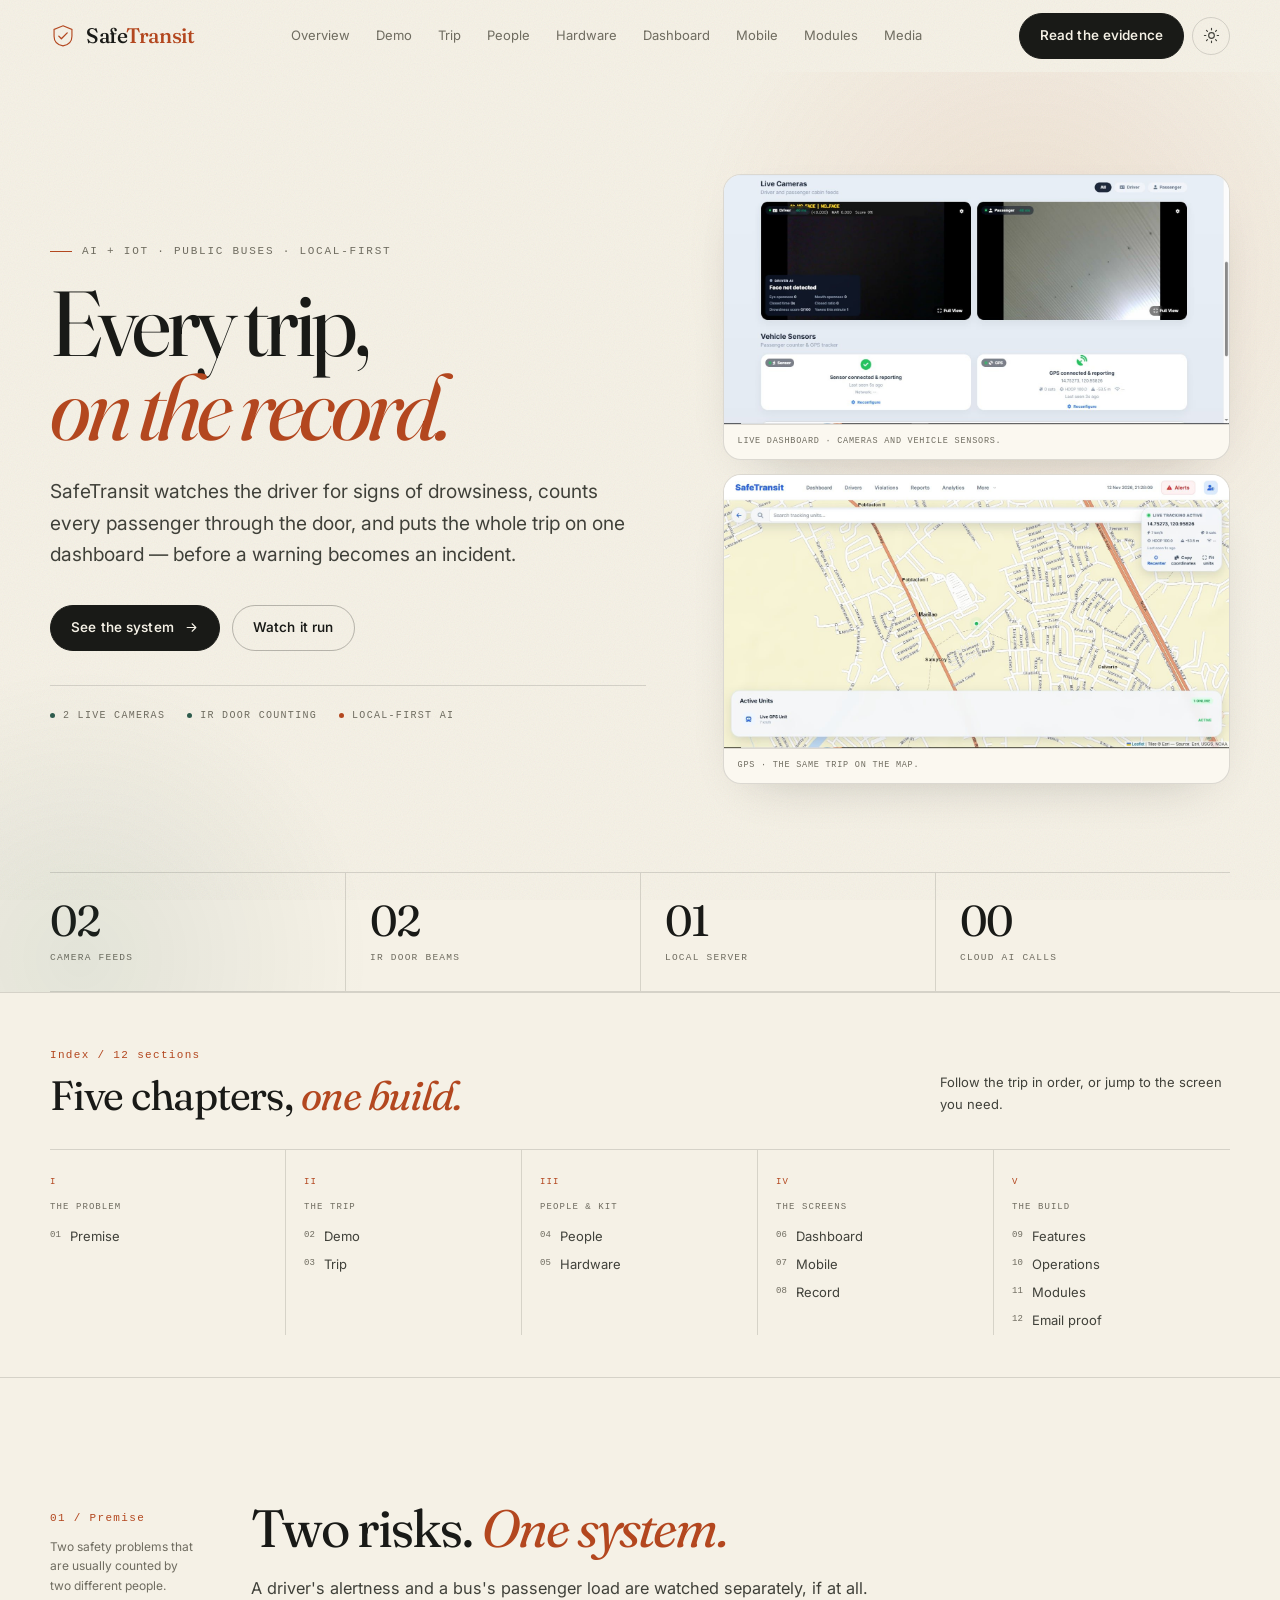
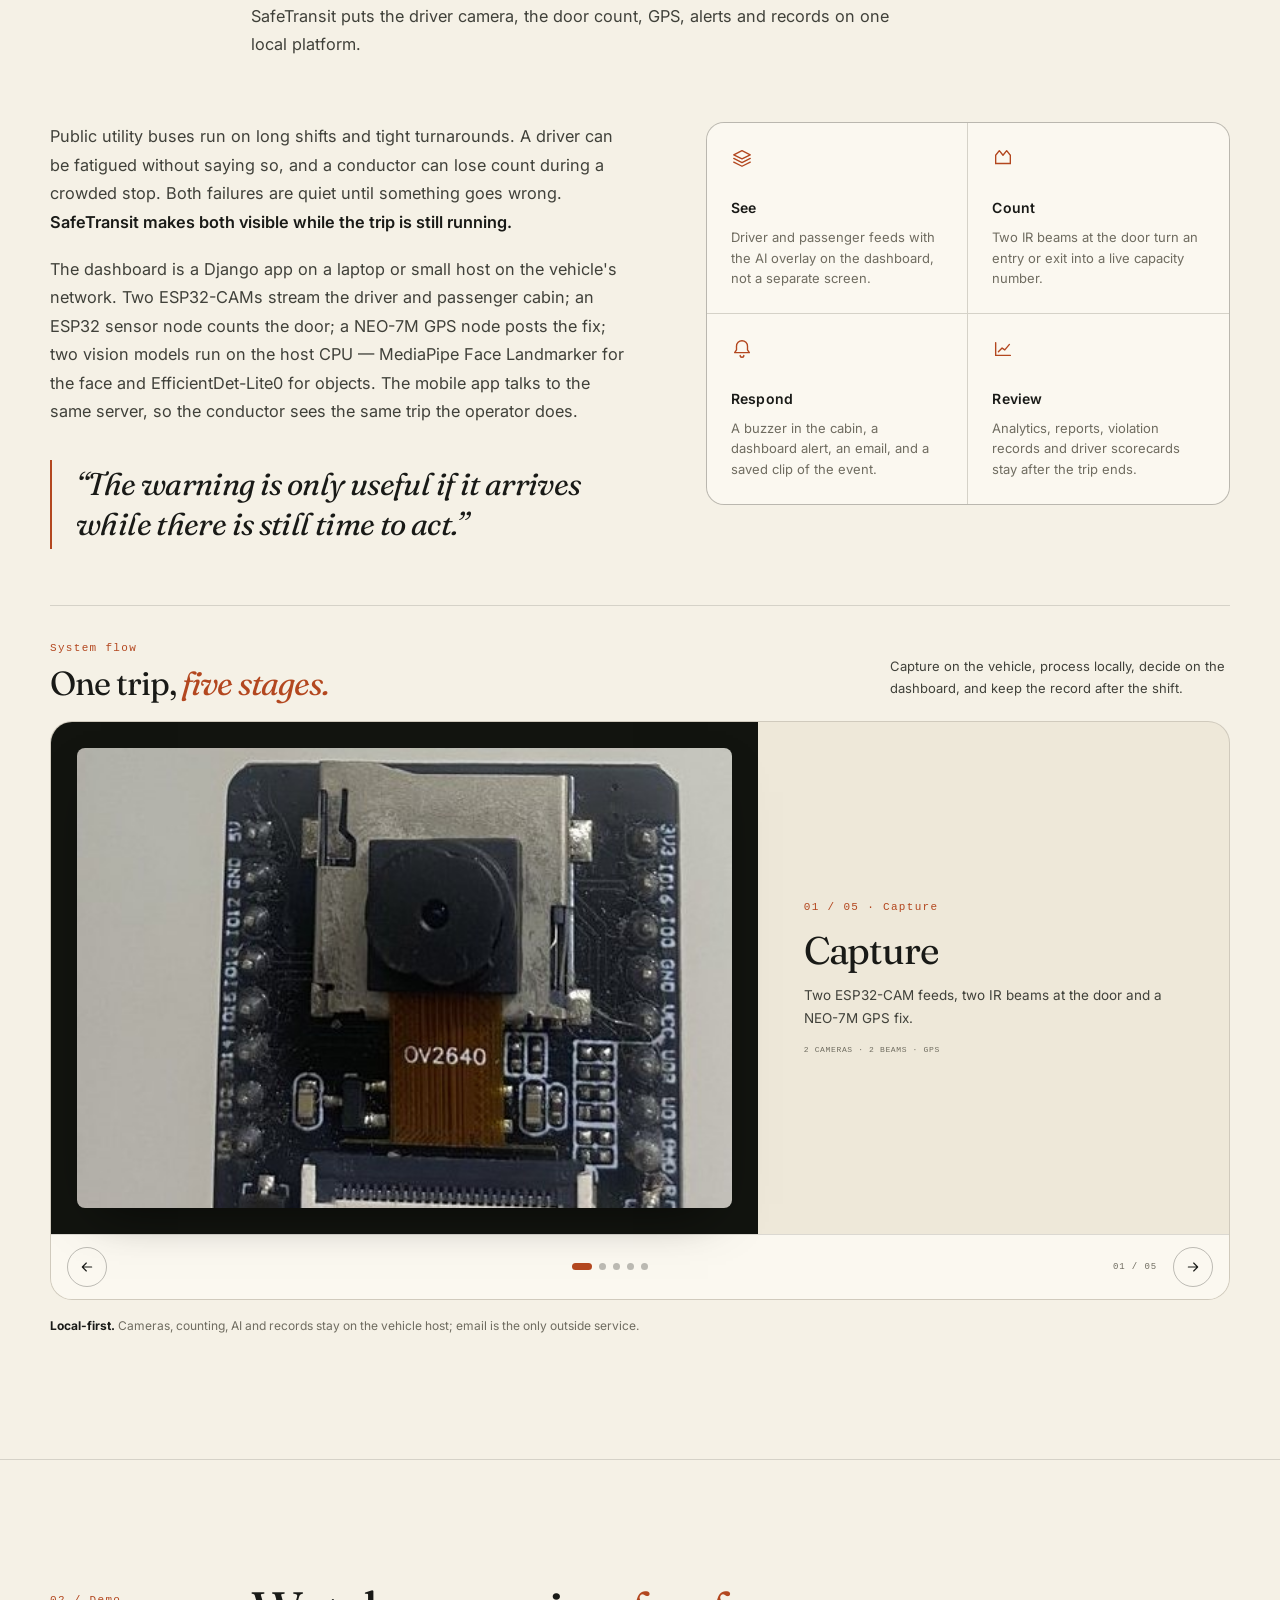
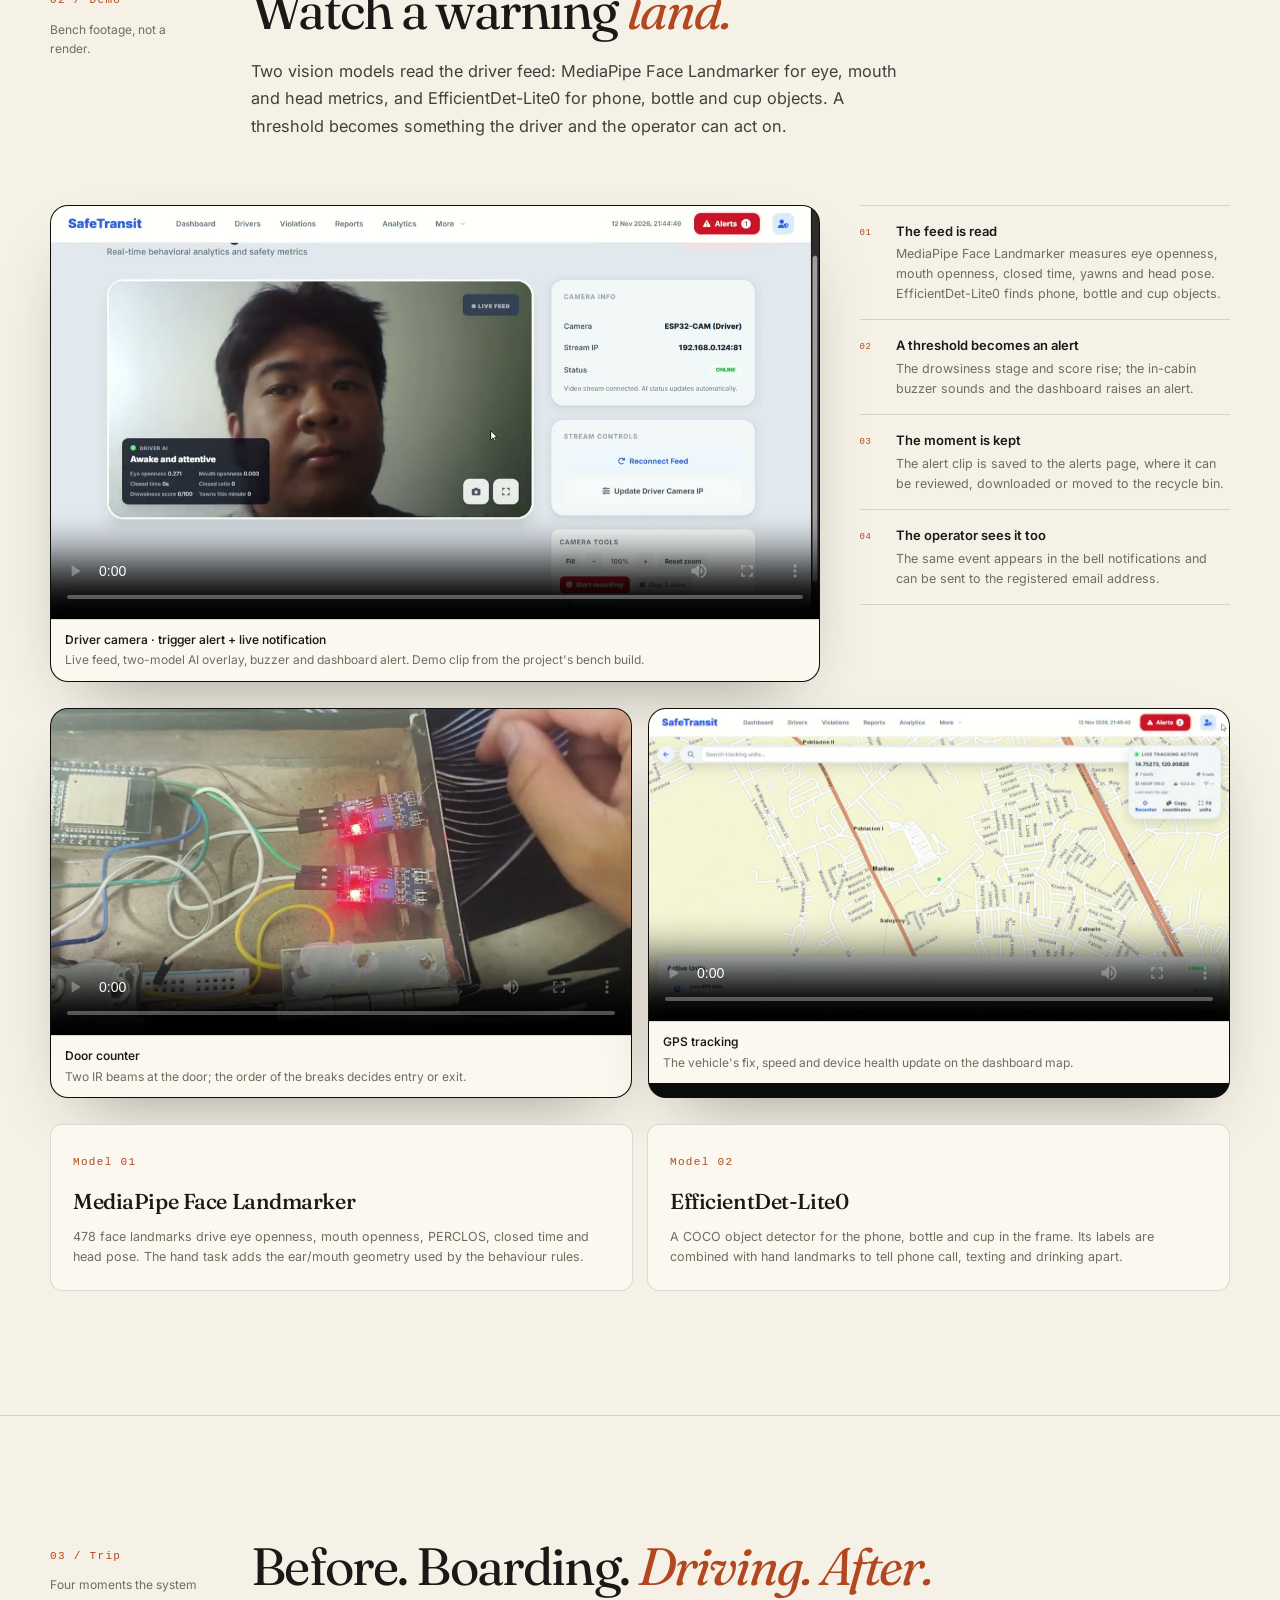
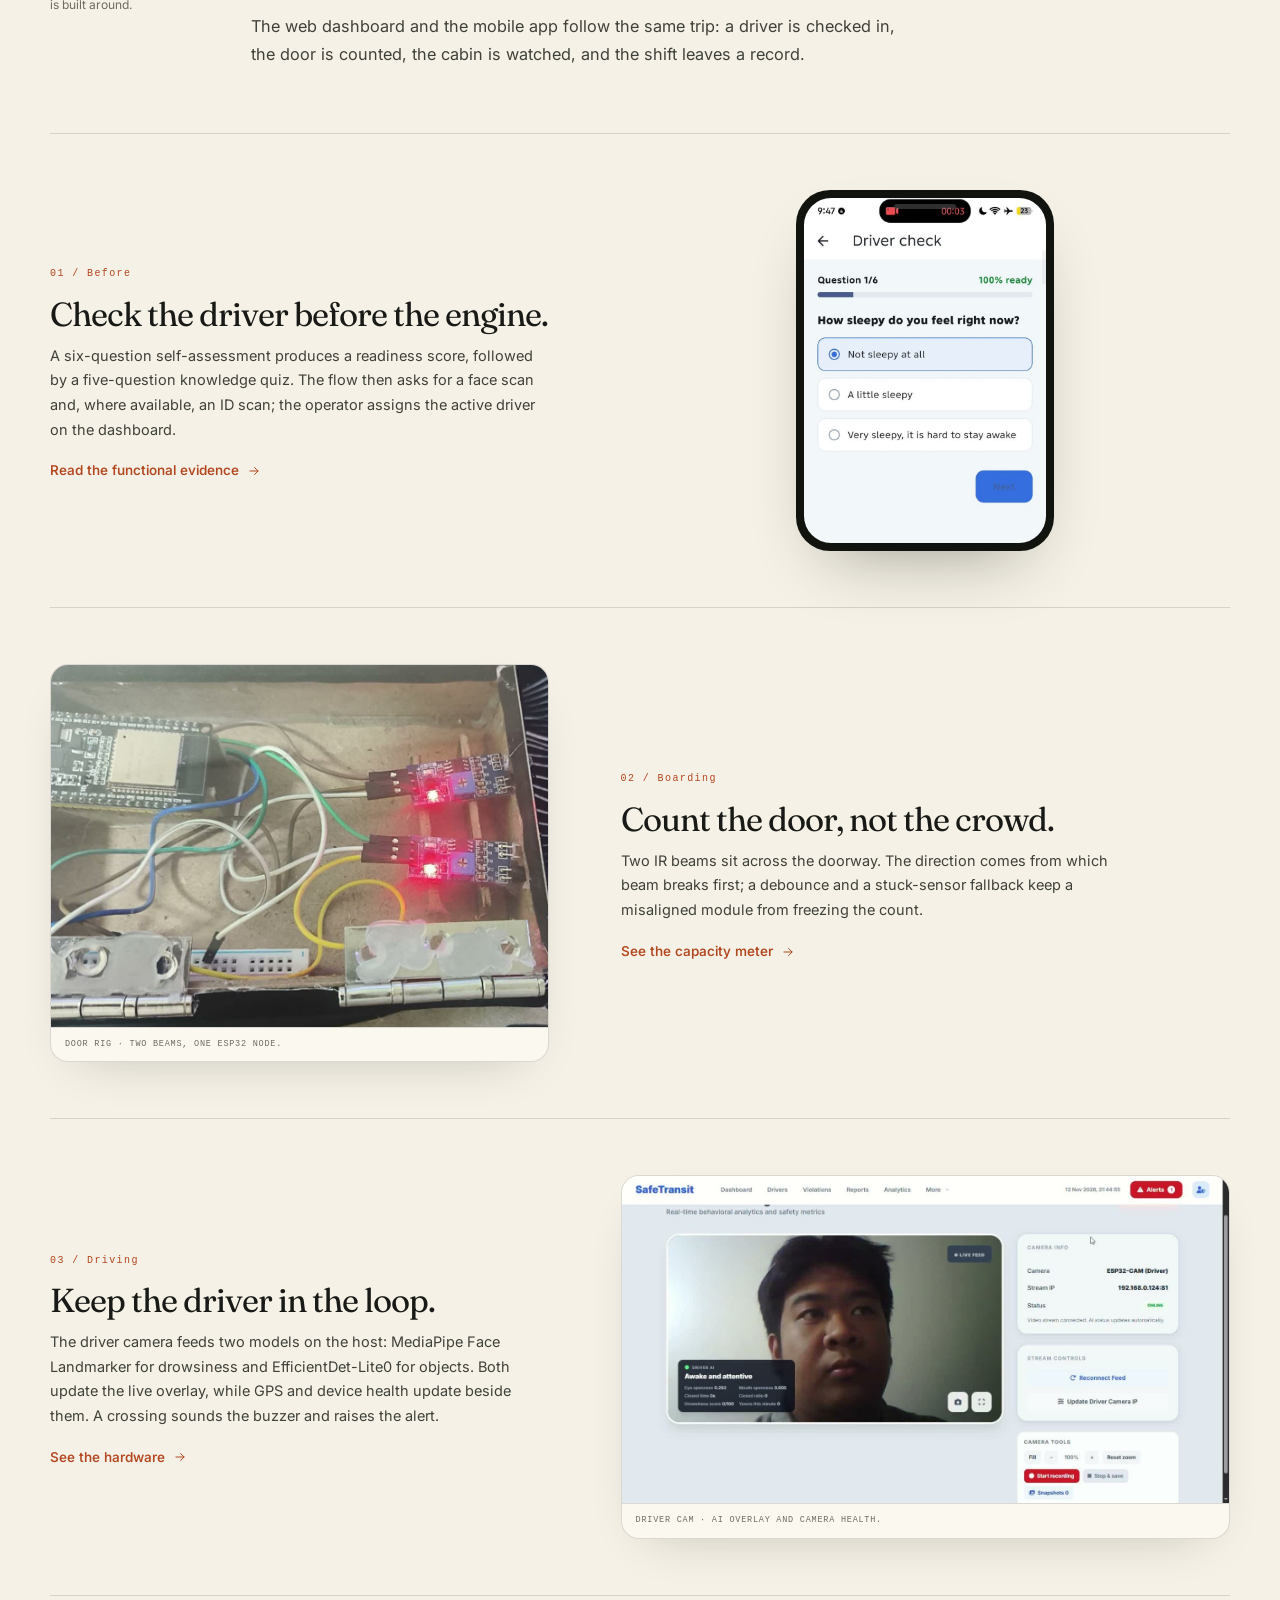
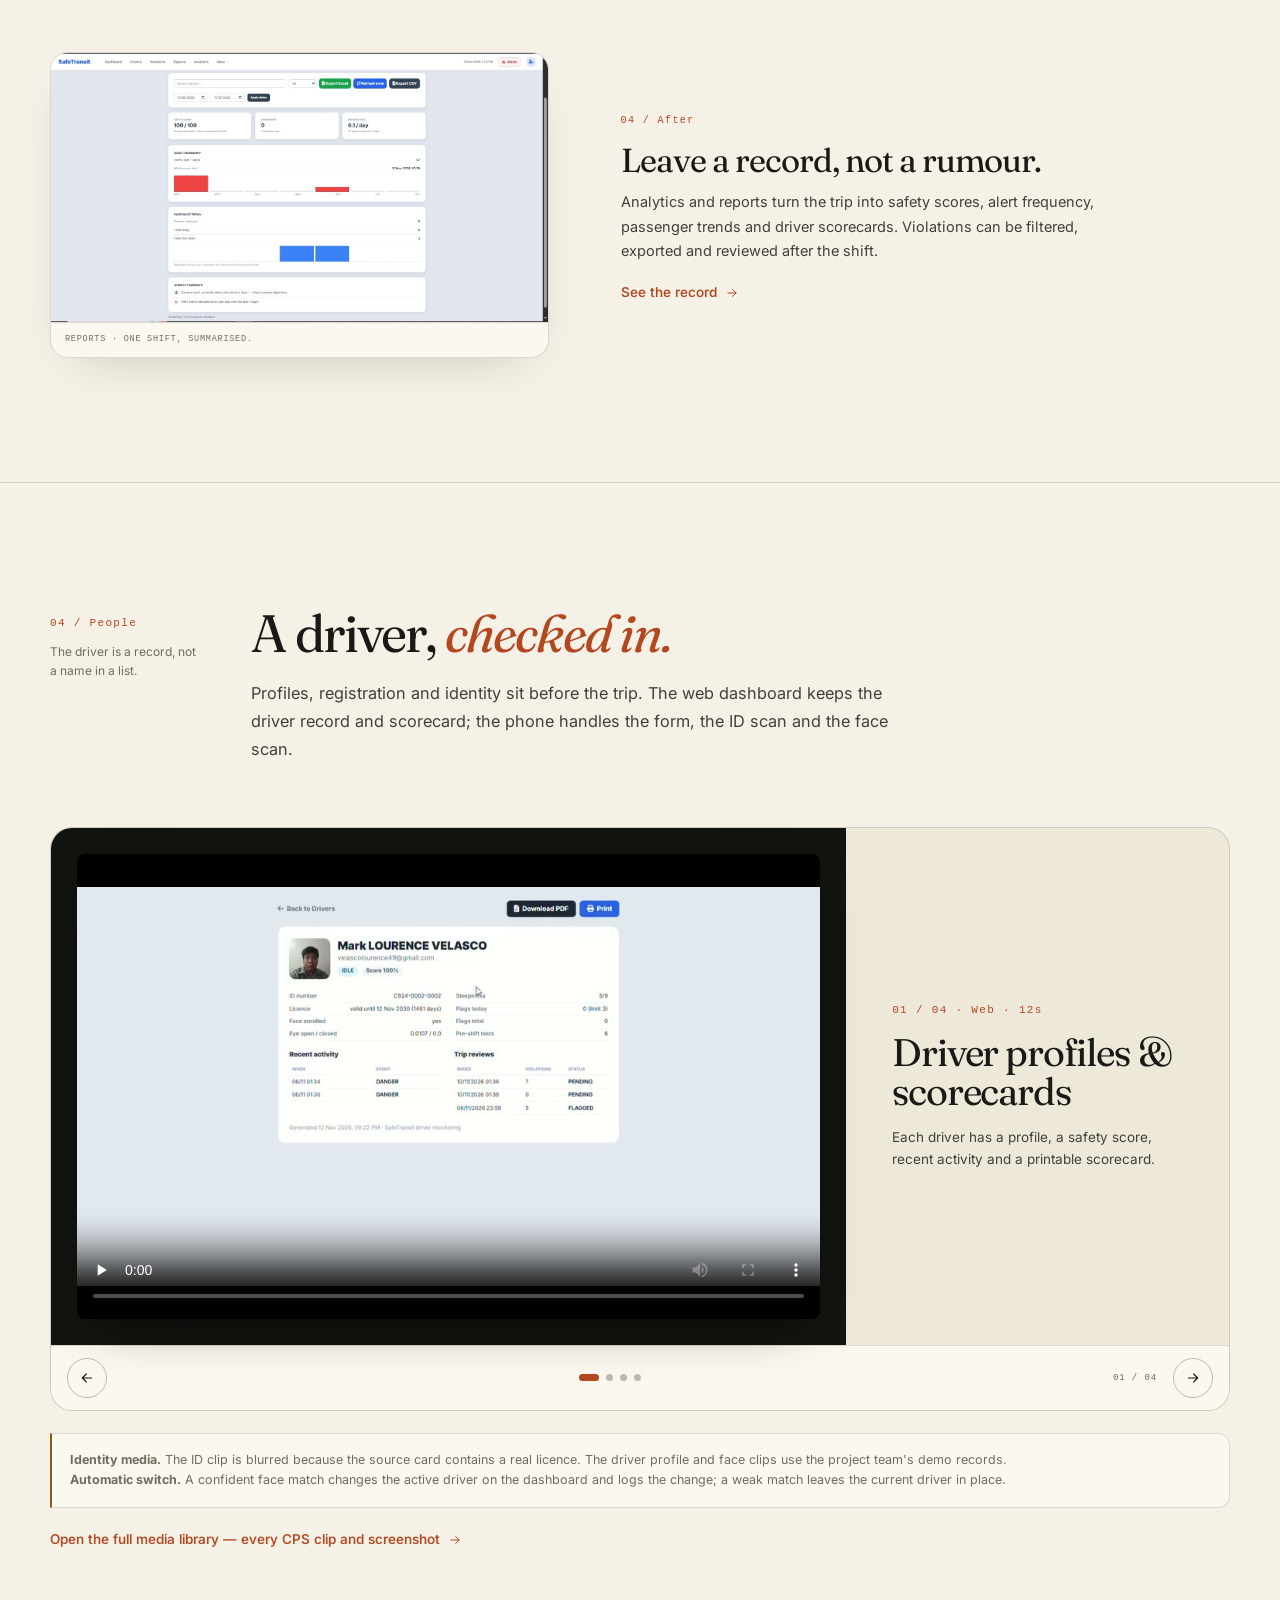
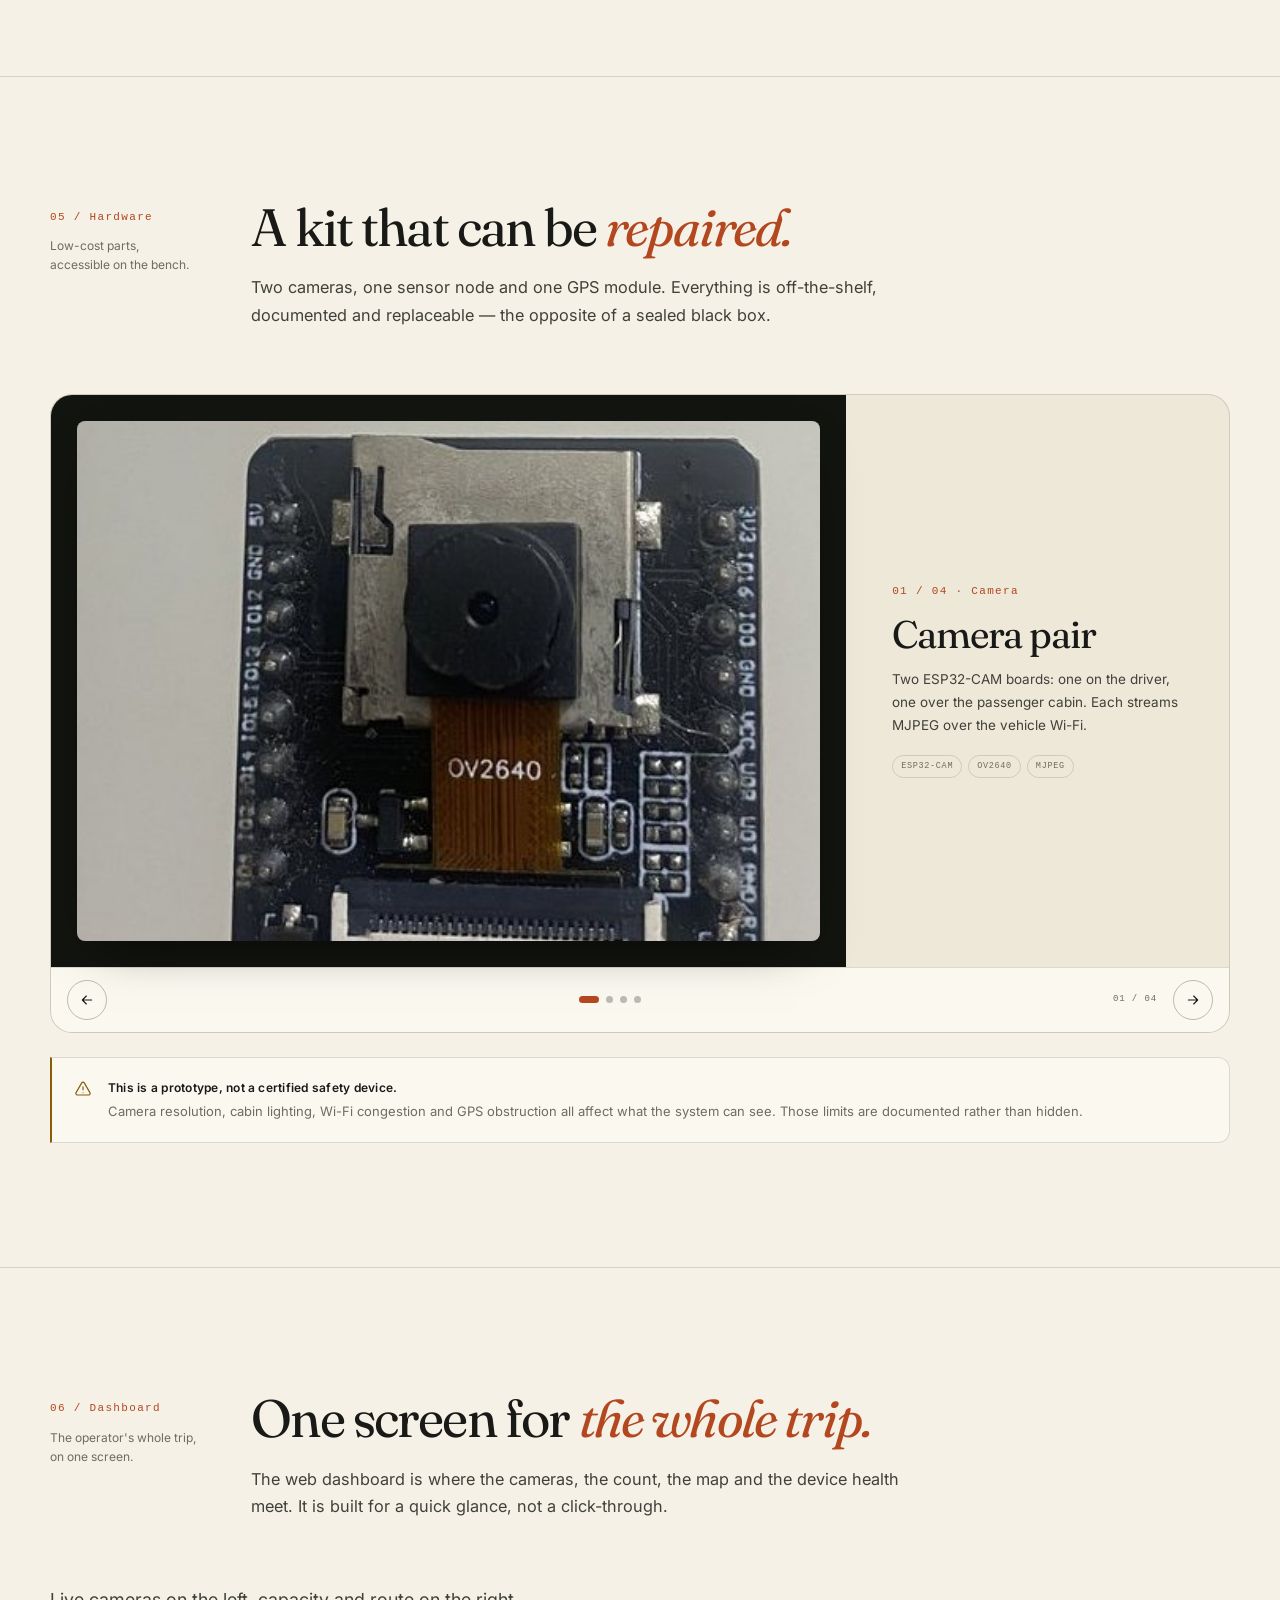
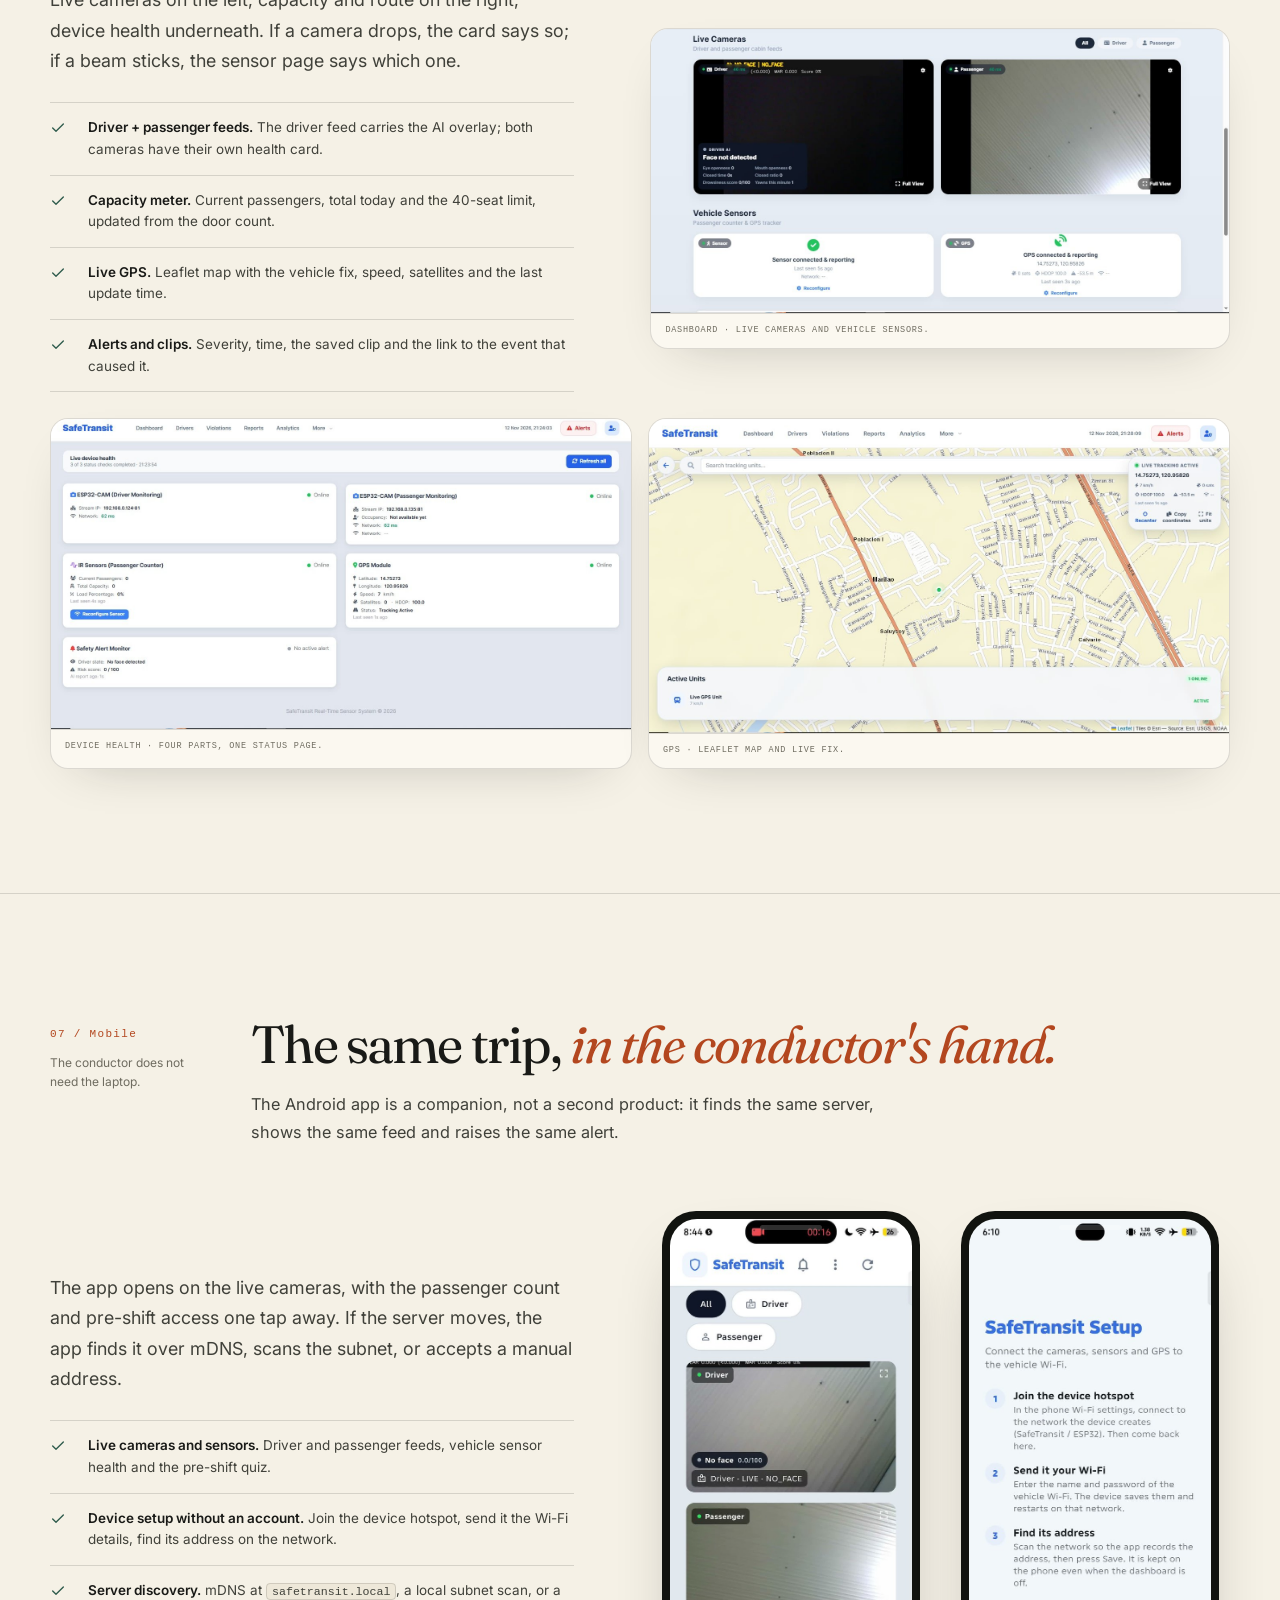
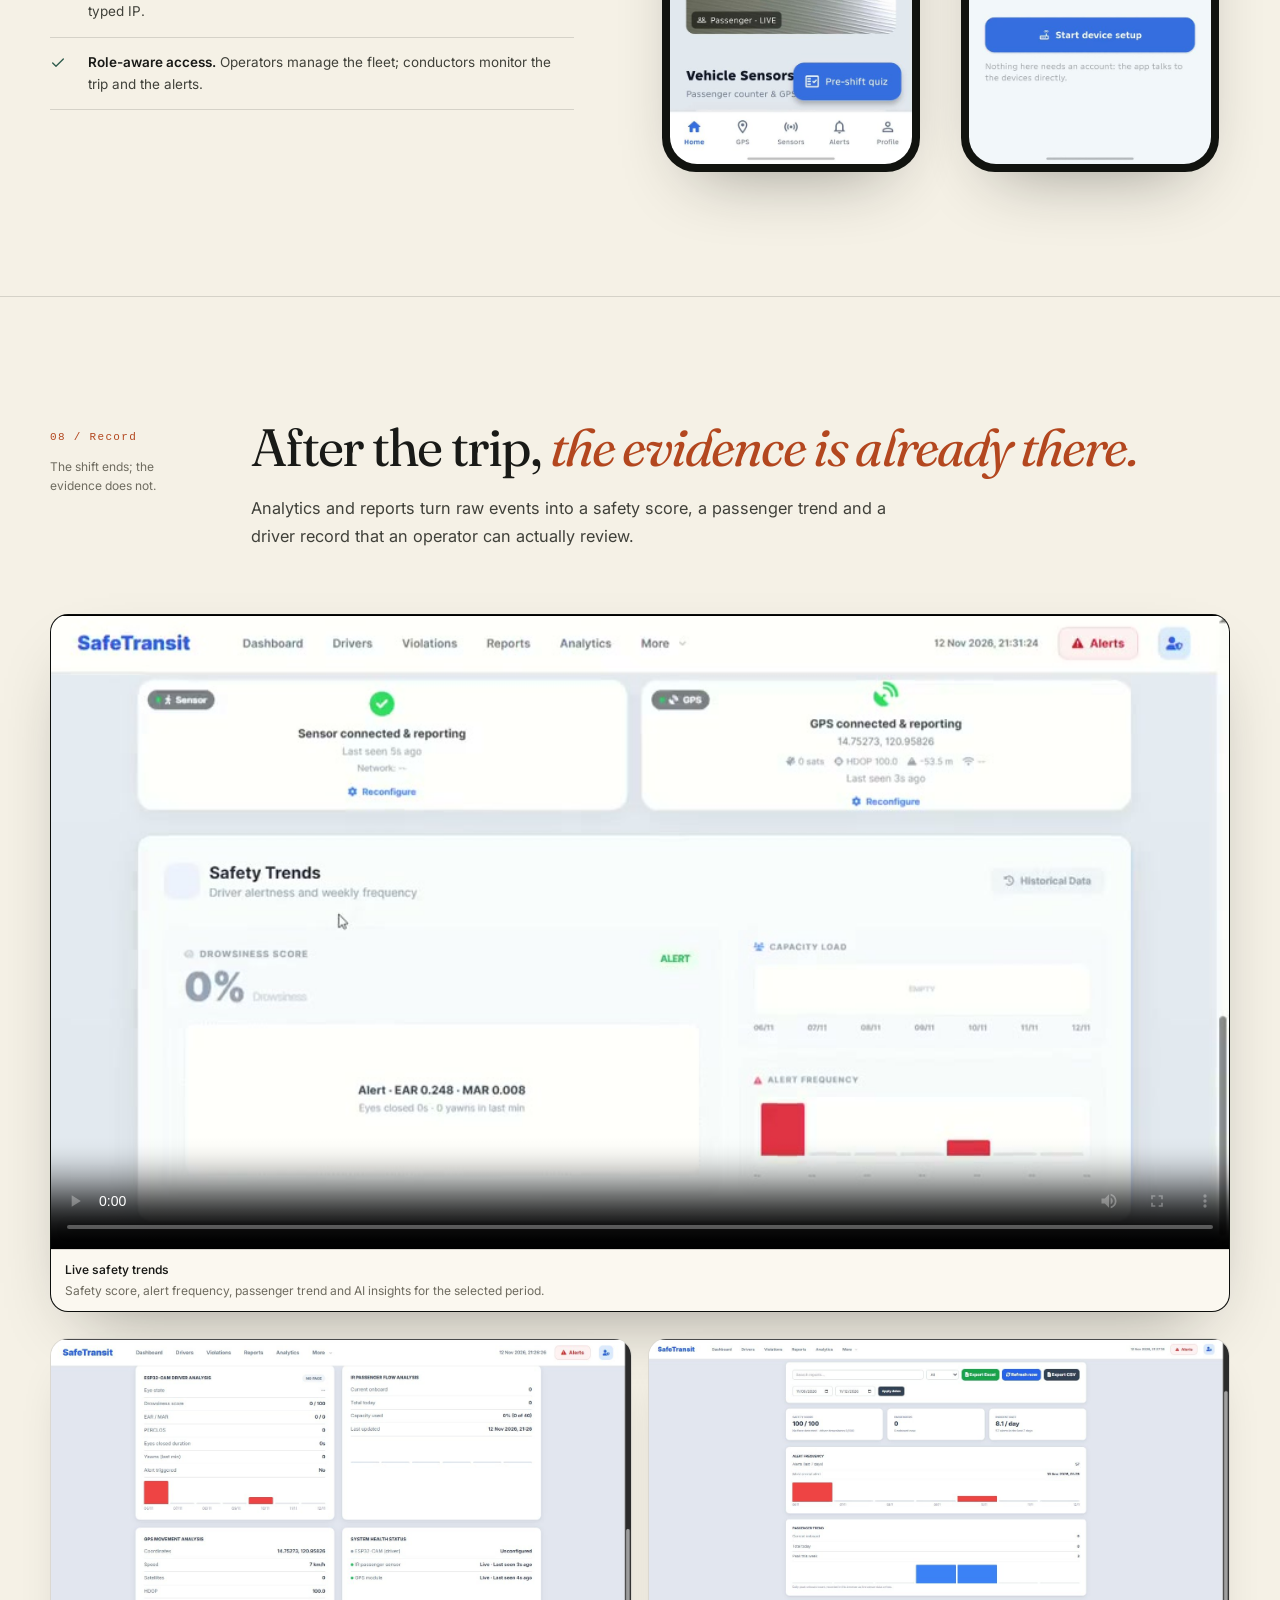
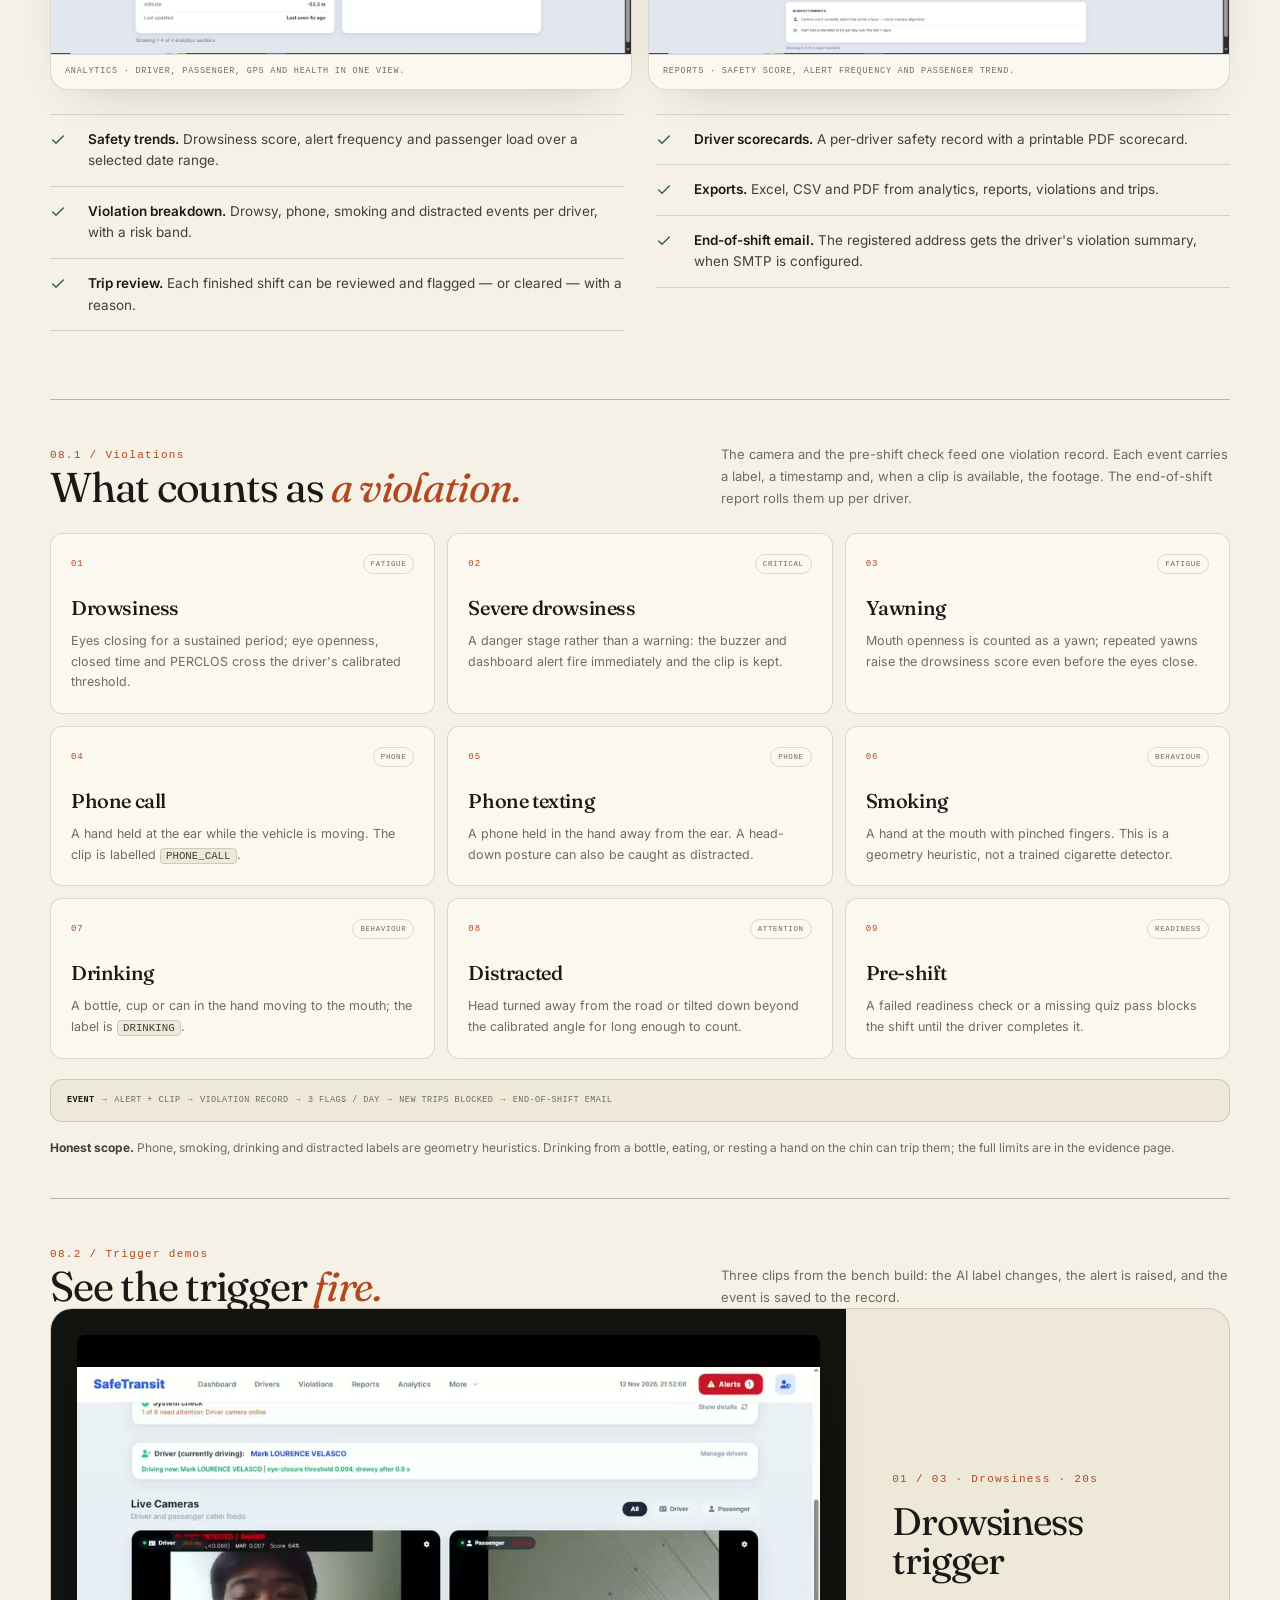
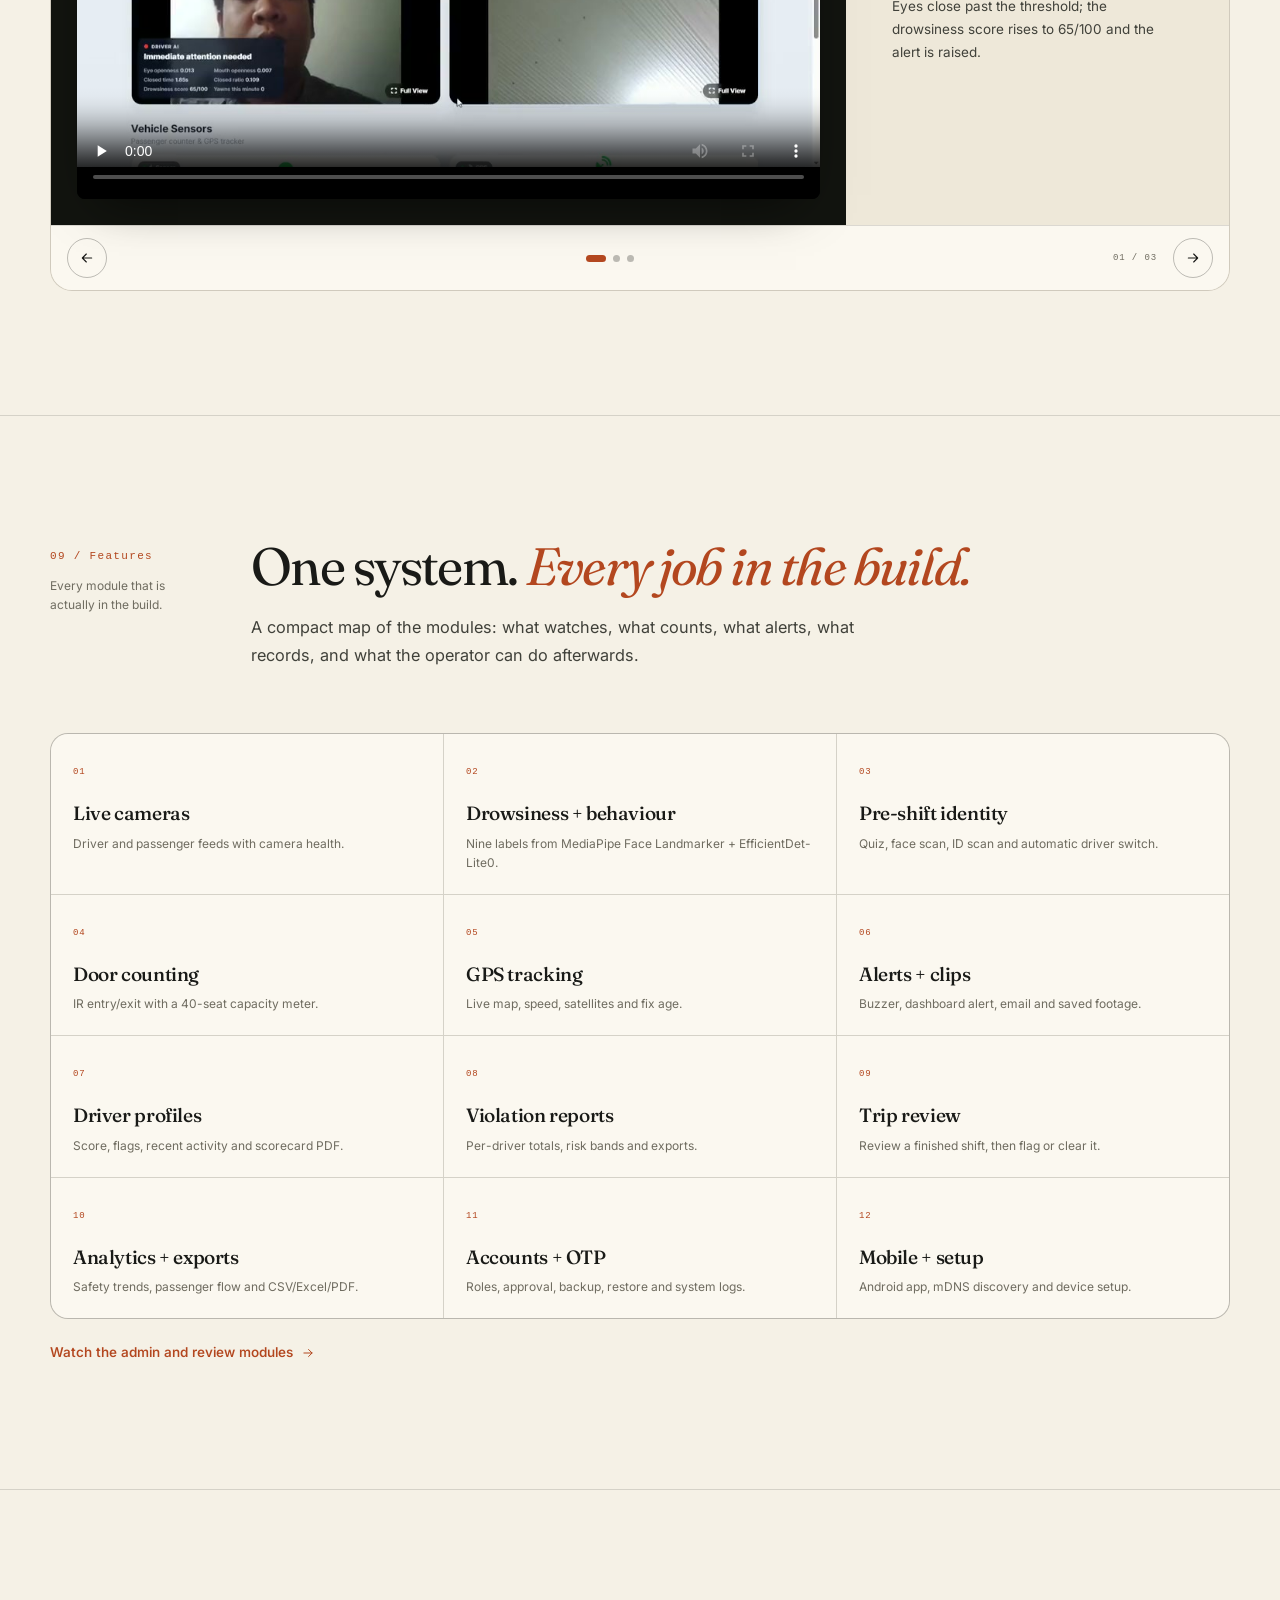
<file: index.html>
<!DOCTYPE html>
<html lang="en">
<head>
  <meta charset="utf-8">
  <meta name="viewport" content="width=device-width, initial-scale=1">
  <title>SafeTransit — Driver drowsiness &amp; passenger capacity monitoring</title>
  <meta name="description" content="SafeTransit is an AI + IoT capstone for public utility buses: driver drowsiness and behaviour detection, IR passenger counting, GPS tracking, alerts, analytics, and a mobile app.">
  <meta name="theme-color" content="#f5f1e6">
  <meta property="og:type" content="website">
  <meta property="og:title" content="SafeTransit — Every trip, on the record">
  <meta property="og:description" content="Cameras watch the driver. IR beams count the door. One local dashboard keeps the trip on the record.">
  <link rel="icon" href="assets/favicon.svg" type="image/svg+xml">
  <link rel="preconnect" href="https://fonts.googleapis.com">
  <link rel="preconnect" href="https://fonts.gstatic.com" crossorigin>
  <link href="https://fonts.googleapis.com/css2?family=Fraunces:ital,opsz,wght@0,9..144,300..700;1,9..144,300..700&family=Inter:wght@300..700&display=swap" rel="stylesheet">
  <link rel="stylesheet" href="assets/styles.css">
  <script>
    (function () {
      try {
        var t = localStorage.getItem("safetransit-theme");
        if (!t) t = window.matchMedia("(prefers-color-scheme: dark)").matches ? "dark" : "light";
        document.documentElement.dataset.theme = t;
      } catch (e) {}
    })();
  </script>
</head>
<body>
  <a class="skip-link" href="#main">Skip to content</a>
  <div class="progress" aria-hidden="true"><span id="progressBar"></span></div>

  <header class="site-header" id="siteHeader">
    <div class="wrap header-inner">
      <a class="brand" href="index.html" aria-label="SafeTransit home">
        <svg class="brand-mark" viewBox="0 0 32 32" fill="none" aria-hidden="true">
          <path d="M16 3.5 27 8v8.2c0 6.3-4.6 10.7-11 12-6.4-1.3-11-5.7-11-12V8Z" stroke="currentColor" stroke-width="1.4"/>
          <path d="m10.8 16.2 3.2 3.2 7.2-7.2" stroke="currentColor" stroke-width="1.6" stroke-linecap="round" stroke-linejoin="round"/>
        </svg>
        <span class="brand-name">Safe<span>Transit</span></span>
      </a>

      <nav class="site-nav" id="siteNav" aria-label="Primary">
        <a href="#overview">Overview</a>
        <a href="#demo">Demo</a>
        <a href="#trip">Trip</a>
        <a href="#people">People</a>
        <a href="#hardware">Hardware</a>
        <a href="#dashboard">Dashboard</a>
        <a href="#mobile">Mobile</a>
        <a href="#modules">Modules</a>
        <a href="media.html">Media</a>
        <a class="mobile-only" href="documentation.html">Evidence</a>
      </nav>

      <div class="header-actions">
        <a class="btn btn-primary" href="documentation.html">Read the evidence</a>
        <button class="icon-btn theme-toggle" type="button" aria-label="Switch color theme" aria-pressed="false">
          <svg class="icon-sun" viewBox="0 0 24 24" fill="none" stroke="currentColor" stroke-width="1.6" stroke-linecap="round" aria-hidden="true">
            <circle cx="12" cy="12" r="4"/>
            <path d="M12 2v2M12 20v2M4.9 4.9l1.4 1.4M17.7 17.7l1.4 1.4M2 12h2M20 12h2M4.9 19.1l1.4-1.4M17.7 6.3l1.4-1.4"/>
          </svg>
          <svg class="icon-moon" viewBox="0 0 24 24" fill="none" stroke="currentColor" stroke-width="1.6" stroke-linecap="round" stroke-linejoin="round" aria-hidden="true">
            <path d="M21 12.8A9 9 0 1 1 11.2 3a7 7 0 0 0 9.8 9.8Z"/>
          </svg>
        </button>
        <button class="icon-btn menu-btn" type="button" aria-label="Open menu" aria-expanded="false" aria-controls="siteNav">
          <svg viewBox="0 0 24 24" fill="none" stroke="currentColor" stroke-width="1.6" stroke-linecap="round" aria-hidden="true">
            <path d="M4 7h16M4 12h16M4 17h16"/>
          </svg>
        </button>
      </div>
    </div>
  </header>

  <main id="main">
    <!-- Hero -------------------------------------------------->
    <section class="hero" id="top">
      <div class="wrap">
        <div class="hero-grid">
          <div class="hero-copy">
            <p class="eyebrow">AI + IoT · Public buses · Local-first</p>
            <h1>Every trip,<br><em>on the record.</em></h1>
            <p class="hero-lede">
              SafeTransit watches the driver for signs of drowsiness, counts every passenger
              through the door, and puts the whole trip on one dashboard — before a warning
              becomes an incident.
            </p>
            <div class="hero-actions">
              <a class="btn btn-primary" href="#overview">
                See the system
                <svg viewBox="0 0 24 24" fill="none" stroke="currentColor" stroke-width="1.7" stroke-linecap="round" stroke-linejoin="round" aria-hidden="true">
                  <path d="M5 12h14M13 6l6 6-6 6"/>
                </svg>
              </a>
              <a class="btn" href="#demo">Watch it run</a>
            </div>
            <div class="hero-meta" aria-label="System characteristics">
              <span>2 live cameras</span>
              <span>IR door counting</span>
              <span>Local-first AI</span>
            </div>
          </div>

          <div class="hero-media">
            <figure class="shot">
              <img src="assets/img/dashboard.jpg" alt="SafeTransit dashboard with driver and passenger live camera feeds, sensor node status and GPS status." decoding="async">
              <figcaption>Live dashboard · cameras and vehicle sensors.</figcaption>
            </figure>
            <figure class="shot">
              <img src="assets/img/gps.jpg" alt="SafeTransit GPS map with a live vehicle marker, speed and satellite status." decoding="async">
              <figcaption>GPS · the same trip on the map.</figcaption>
            </figure>
          </div>
        </div>

        <div class="stats" aria-label="System at a glance">
          <div class="stats-grid">
            <div class="stat"><b>02</b><span>Camera feeds</span></div>
            <div class="stat"><b>02</b><span>IR door beams</span></div>
            <div class="stat"><b>01</b><span>Local server</span></div>
            <div class="stat"><b>00</b><span>Cloud AI calls</span></div>
          </div>
        </div>
      </div>
    </section>

    <!-- Index ------------------------------------------------>
    <section class="page-index" aria-labelledby="page-index-title">
      <div class="wrap">
        <div class="index-head">
          <div>
            <span class="section-num">Index / 12 sections</span>
            <h2 id="page-index-title">Five chapters, <em>one build.</em></h2>
          </div>
          <p>Follow the trip in order, or jump to the screen you need.</p>
        </div>

        <div class="index-grid">
          <div class="index-chapter">
            <span class="index-kicker">I</span>
            <h3>The problem</h3>
            <div class="index-links">
              <a href="#overview"><span>01</span> Premise</a>
            </div>
          </div>

          <div class="index-chapter">
            <span class="index-kicker">II</span>
            <h3>The trip</h3>
            <div class="index-links">
              <a href="#demo"><span>02</span> Demo</a>
              <a href="#trip"><span>03</span> Trip</a>
            </div>
          </div>

          <div class="index-chapter">
            <span class="index-kicker">III</span>
            <h3>People &amp; kit</h3>
            <div class="index-links">
              <a href="#people"><span>04</span> People</a>
              <a href="#hardware"><span>05</span> Hardware</a>
            </div>
          </div>

          <div class="index-chapter">
            <span class="index-kicker">IV</span>
            <h3>The screens</h3>
            <div class="index-links">
              <a href="#dashboard"><span>06</span> Dashboard</a>
              <a href="#mobile"><span>07</span> Mobile</a>
              <a href="#record"><span>08</span> Record</a>
            </div>
          </div>

          <div class="index-chapter">
            <span class="index-kicker">V</span>
            <h3>The build</h3>
            <div class="index-links">
              <a href="#features"><span>09</span> Features</a>
              <a href="#access"><span>10</span> Operations</a>
              <a href="#modules"><span>11</span> Modules</a>
              <a href="#email-proof"><span>12</span> Email proof</a>
            </div>
          </div>
        </div>
      </div>
    </section>

    <!-- Overview --------------------------------------------->
    <section class="section" id="overview">
      <div class="wrap">
        <div class="section-head">
          <div class="section-side">
            <span class="section-num">01 / Premise</span>
            <p>Two safety problems that are usually counted by two different people.</p>
          </div>
          <div class="section-head-main">
            <h2>Two risks. <em>One system.</em></h2>
            <p>A driver's alertness and a bus's passenger load are watched separately, if at all. SafeTransit puts the driver camera, the door count, GPS, alerts and records on one local platform.</p>
          </div>
        </div>

        <div class="overview-grid">
          <div class="prose">
            <p>
              Public utility buses run on long shifts and tight turnarounds. A driver can be
              fatigued without saying so, and a conductor can lose count during a crowded stop.
              Both failures are quiet until something goes wrong. <strong>SafeTransit makes both
              visible while the trip is still running.</strong>
            </p>
            <p>
              The dashboard is a Django app on a laptop or small host on the vehicle's network.
              Two ESP32-CAMs stream the driver and passenger cabin; an ESP32 sensor node counts
              the door; a NEO-7M GPS node posts the fix; two vision models run on the host CPU —
              MediaPipe Face Landmarker for the face and EfficientDet-Lite0 for objects. The mobile
              app talks to the same server, so the conductor sees the same trip the operator does.
            </p>
            <blockquote class="pullquote">
              “The warning is only useful if it arrives while there is still time to act.”
            </blockquote>
          </div>

          <div class="principles">
            <div class="principle">
              <svg viewBox="0 0 24 24" fill="none" stroke="currentColor" stroke-width="1.5" stroke-linecap="round" stroke-linejoin="round" aria-hidden="true">
                <path d="M3 8.5 12 4l9 4.5-9 4.5Z"/><path d="M3 12.5 12 17l9-4.5"/><path d="M3 16.5 12 21l9-4.5"/>
              </svg>
              <h3>See</h3>
              <p>Driver and passenger feeds with the AI overlay on the dashboard, not a separate screen.</p>
            </div>
            <div class="principle">
              <svg viewBox="0 0 24 24" fill="none" stroke="currentColor" stroke-width="1.5" stroke-linecap="round" stroke-linejoin="round" aria-hidden="true">
                <path d="M4 18V9M4 9l4-5 4 5 4-5 4 5v9"/><path d="M4 18h16"/>
              </svg>
              <h3>Count</h3>
              <p>Two IR beams at the door turn an entry or exit into a live capacity number.</p>
            </div>
            <div class="principle">
              <svg viewBox="0 0 24 24" fill="none" stroke="currentColor" stroke-width="1.5" stroke-linecap="round" stroke-linejoin="round" aria-hidden="true">
                <path d="M12 3a6 6 0 0 0-6 6v4l-2 3h16l-2-3V9a6 6 0 0 0-6-6Z"/><path d="M10 19a2 2 0 0 0 4 0"/>
              </svg>
              <h3>Respond</h3>
              <p>A buzzer in the cabin, a dashboard alert, an email, and a saved clip of the event.</p>
            </div>
            <div class="principle">
              <svg viewBox="0 0 24 24" fill="none" stroke="currentColor" stroke-width="1.5" stroke-linecap="round" stroke-linejoin="round" aria-hidden="true">
                <path d="M4 19V5M4 19h16"/><path d="m7 15 4-4 3 2 5-6"/>
              </svg>
              <h3>Review</h3>
              <p>Analytics, reports, violation records and driver scorecards stay after the trip ends.</p>
            </div>
          </div>
        </div>

        <div class="system-flow" aria-labelledby="system-flow-title">
          <div class="sysflow-head">
            <div>
              <span class="section-num">System flow</span>
              <h3 id="system-flow-title">One trip, <em>five stages.</em></h3>
            </div>
            <p>Capture on the vehicle, process locally, decide on the dashboard, and keep the record after the shift.</p>
          </div>

          <div class="proof-carousel sysflow-carousel" data-sysflow-carousel tabindex="0" aria-roledescription="carousel" aria-label="System flow stages">
            <div class="proof-slides">
            <article class="proof-slide is-active" data-slide aria-hidden="false">
              <figure class="proof-media sysflow-media">
                <img src="assets/img/hardware-camera.jpg" alt="ESP32-CAM board with the OV2640 camera module." loading="lazy" decoding="async">
              </figure>
              <div class="proof-copy">
                <span class="section-num">01 / 05 · Capture</span>
                <h3>Capture</h3>
                <p>Two ESP32-CAM feeds, two IR beams at the door and a NEO-7M GPS fix.</p>
                <span class="sysflow-tags">2 cameras · 2 beams · GPS</span>
              </div>
            </article>
            <article class="proof-slide" data-slide aria-hidden="true">
              <figure class="proof-media sysflow-media">
                <img src="assets/img/hardware-node.jpg" alt="ESP32 sensor node wired to two IR beam modules." loading="lazy" decoding="async">
              </figure>
              <div class="proof-copy">
                <span class="section-num">02 / 05 · Edge</span>
                <h3>Edge</h3>
                <p>ESP32 boards stream MJPEG and post beam and GPS state over the vehicle Wi-Fi.</p>
                <span class="sysflow-tags">ESP32 · Wi-Fi</span>
              </div>
            </article>
            <article class="proof-slide" data-slide aria-hidden="true">
              <figure class="proof-media sysflow-media">
                <video controls preload="none" poster="assets/img/poster-drowsiness-trigger.jpg" playsinline>
                  <source src="assets/video/drowsiness-trigger.mp4" type="video/mp4">
                  Your browser does not support the video element.
                </video>
              </figure>
              <div class="proof-copy">
                <span class="section-num">03 / 05 · Local server</span>
                <h3>Local server</h3>
                <p>Django and MySQL on the vehicle host. MediaPipe reads the face and scores the drowsiness trigger; EfficientDet-Lite0 reads objects.</p>
                <span class="sysflow-tags">Django · MySQL · drowsiness</span>
              </div>
            </article>
            <article class="proof-slide" data-slide aria-hidden="true">
              <figure class="proof-media sysflow-media">
                <img src="assets/img/dashboard.jpg" alt="SafeTransit live dashboard with cameras, passenger count, map and device health." loading="lazy" decoding="async">
              </figure>
              <div class="proof-copy">
                <span class="section-num">04 / 05 · Operate</span>
                <h3>Operate</h3>
                <p>The dashboard and Android app show the same trip: cameras, count, map and alerts.</p>
                <span class="sysflow-tags">Dashboard · Android</span>
              </div>
            </article>
            <article class="proof-slide" data-slide aria-hidden="true">
              <figure class="proof-media sysflow-media">
                <video controls preload="none" poster="assets/img/poster-trip-review.jpg" playsinline>
                  <source src="assets/video/trip-review.mp4" type="video/mp4">
                  Your browser does not support the video element.
                </video>
              </figure>
              <div class="proof-copy">
                <span class="section-num">05 / 05 · Record</span>
                <h3>Record</h3>
                <p>Clips, violation rows, trip review, scorecards, logs and email stay after the shift.</p>
                <span class="sysflow-tags">Clips · reports · email</span>
              </div>
            </article>
            </div>

            <div class="proof-nav">
              <button class="proof-arrow" type="button" data-prev aria-label="Previous system flow stage">
                <svg viewBox="0 0 24 24" fill="none" stroke="currentColor" stroke-width="1.7" stroke-linecap="round" stroke-linejoin="round" aria-hidden="true"><path d="M19 12H5M11 6l-6 6 6 6"/></svg>
              </button>
              <div class="proof-dots" role="group" aria-label="System flow stages">
              <button class="proof-dot" type="button" data-dot="0" aria-current="true" aria-label="Show system flow stage 1"></button>
              <button class="proof-dot" type="button" data-dot="1" aria-current="false" aria-label="Show system flow stage 2"></button>
              <button class="proof-dot" type="button" data-dot="2" aria-current="false" aria-label="Show system flow stage 3"></button>
              <button class="proof-dot" type="button" data-dot="3" aria-current="false" aria-label="Show system flow stage 4"></button>
              <button class="proof-dot" type="button" data-dot="4" aria-current="false" aria-label="Show system flow stage 5"></button>
              </div>
              <span class="proof-count" data-count aria-live="polite">01 / 05</span>
              <button class="proof-arrow" type="button" data-next aria-label="Next system flow stage">
                <svg viewBox="0 0 24 24" fill="none" stroke="currentColor" stroke-width="1.7" stroke-linecap="round" stroke-linejoin="round" aria-hidden="true"><path d="M5 12h14M13 6l6 6-6 6"/></svg>
              </button>
            </div>
          </div>

          <p class="sysflow-foot"><strong>Local-first.</strong> Cameras, counting, AI and records stay on the vehicle host; email is the only outside service.</p>
        </div>
      </div>
    </section>

    <!-- Demo ------------------------------------------------->
    <section class="section" id="demo">
      <div class="wrap">
        <div class="section-head">
          <div class="section-side">
            <span class="section-num">02 / Demo</span>
            <p>Bench footage, not a render.</p>
          </div>
          <div class="section-head-main">
            <h2>Watch a warning <em>land.</em></h2>
            <p>Two vision models read the driver feed: MediaPipe Face Landmarker for eye, mouth and head metrics, and EfficientDet-Lite0 for phone, bottle and cup objects. A threshold becomes something the driver and the operator can act on.</p>
          </div>
        </div>

        <div class="demo-grid">
          <figure class="video-frame video-app">
            <video controls preload="metadata" poster="assets/img/poster-driver.jpg" playsinline>
              <source src="assets/video/driver-alert.mp4" type="video/mp4">
              Your browser does not support the video element.
            </video>
            <figcaption><b>Driver camera · trigger alert + live notification</b>Live feed, two-model AI overlay, buzzer and dashboard alert. Demo clip from the project's bench build.</figcaption>
          </figure>

          <ol class="demo-list">
            <li>
              <span class="num">01</span>
              <div><b>The feed is read</b><span>MediaPipe Face Landmarker measures eye openness, mouth openness, closed time, yawns and head pose. EfficientDet-Lite0 finds phone, bottle and cup objects.</span></div>
            </li>
            <li>
              <span class="num">02</span>
              <div><b>A threshold becomes an alert</b><span>The drowsiness stage and score rise; the in-cabin buzzer sounds and the dashboard raises an alert.</span></div>
            </li>
            <li>
              <span class="num">03</span>
              <div><b>The moment is kept</b><span>The alert clip is saved to the alerts page, where it can be reviewed, downloaded or moved to the recycle bin.</span></div>
            </li>
            <li>
              <span class="num">04</span>
              <div><b>The operator sees it too</b><span>The same event appears in the bell notifications and can be sent to the registered email address.</span></div>
            </li>
          </ol>
        </div>

        <div class="video-grid">
          <figure class="video-frame video-169">
            <video controls preload="metadata" poster="assets/img/poster-passenger.jpg" playsinline>
              <source src="assets/video/passenger-count.mp4" type="video/mp4">
            </video>
            <figcaption><b>Door counter</b>Two IR beams at the door; the order of the breaks decides entry or exit.</figcaption>
          </figure>
          <figure class="video-frame video-app">
            <video controls preload="metadata" poster="assets/img/poster-gps.jpg" playsinline>
              <source src="assets/video/gps-tracking.mp4" type="video/mp4">
            </video>
            <figcaption><b>GPS tracking</b>The vehicle's fix, speed and device health update on the dashboard map.</figcaption>
          </figure>
        </div>

        <div class="model-pair">
          <article class="model-card">
            <span class="section-num">Model 01</span>
            <h3>MediaPipe Face Landmarker</h3>
            <p>478 face landmarks drive eye openness, mouth openness, PERCLOS, closed time and head pose. The hand task adds the ear/mouth geometry used by the behaviour rules.</p>
          </article>
          <article class="model-card">
            <span class="section-num">Model 02</span>
            <h3>EfficientDet-Lite0</h3>
            <p>A COCO object detector for the phone, bottle and cup in the frame. Its labels are combined with hand landmarks to tell phone call, texting and drinking apart.</p>
          </article>
        </div>
      </div>
    </section>

    <!-- Trip ------------------------------------------------->
    <section class="section" id="trip">
      <div class="wrap">
        <div class="section-head">
          <div class="section-side">
            <span class="section-num">03 / Trip</span>
            <p>Four moments the system is built around.</p>
          </div>
          <div class="section-head-main">
            <h2>Before. Boarding. <em>Driving. After.</em></h2>
            <p>The web dashboard and the mobile app follow the same trip: a driver is checked in, the door is counted, the cabin is watched, and the shift leaves a record.</p>
          </div>
        </div>

        <div class="flow">
          <article class="flow-step">
            <div class="flow-copy">
              <span class="flow-num">01 / Before</span>
              <h3>Check the driver before the engine.</h3>
              <p>A six-question self-assessment produces a readiness score, followed by a five-question knowledge quiz. The flow then asks for a face scan and, where available, an ID scan; the operator assigns the active driver on the dashboard.</p>
              <a class="link-arrow" href="documentation.html#functional">Read the functional evidence
                <svg viewBox="0 0 24 24" fill="none" stroke="currentColor" stroke-width="1.7" stroke-linecap="round" stroke-linejoin="round" aria-hidden="true"><path d="M5 12h14M13 6l6 6-6 6"/></svg>
              </a>
            </div>
            <div class="phone">
              <img src="assets/img/trip-preshift.jpg" alt="SafeTransit pre-shift driver check showing question 1 of 6 and a readiness score." decoding="async">
            </div>
          </article>

          <article class="flow-step">
            <div class="flow-copy">
              <span class="flow-num">02 / Boarding</span>
              <h3>Count the door, not the crowd.</h3>
              <p>Two IR beams sit across the doorway. The direction comes from which beam breaks first; a debounce and a stuck-sensor fallback keep a misaligned module from freezing the count.</p>
              <a class="link-arrow" href="#dashboard">See the capacity meter
                <svg viewBox="0 0 24 24" fill="none" stroke="currentColor" stroke-width="1.7" stroke-linecap="round" stroke-linejoin="round" aria-hidden="true"><path d="M5 12h14M13 6l6 6-6 6"/></svg>
              </a>
            </div>
            <figure class="shot">
              <img src="assets/img/trip-passenger.jpg" alt="Two IR beam modules mounted across a door frame with an ESP32 on the bench." decoding="async">
              <figcaption>Door rig · two beams, one ESP32 node.</figcaption>
            </figure>
          </article>

          <article class="flow-step">
            <div class="flow-copy">
              <span class="flow-num">03 / Driving</span>
              <h3>Keep the driver in the loop.</h3>
              <p>The driver camera feeds two models on the host: MediaPipe Face Landmarker for drowsiness and EfficientDet-Lite0 for objects. Both update the live overlay, while GPS and device health update beside them. A crossing sounds the buzzer and raises the alert.</p>
              <a class="link-arrow" href="#hardware">See the hardware
                <svg viewBox="0 0 24 24" fill="none" stroke="currentColor" stroke-width="1.7" stroke-linecap="round" stroke-linejoin="round" aria-hidden="true"><path d="M5 12h14M13 6l6 6-6 6"/></svg>
              </a>
            </div>
            <figure class="shot">
              <img src="assets/img/trip-driver.jpg" alt="SafeTransit driver camera page with a live face feed and the AI metrics overlay." decoding="async">
              <figcaption>Driver cam · AI overlay and camera health.</figcaption>
            </figure>
          </article>

          <article class="flow-step">
            <div class="flow-copy">
              <span class="flow-num">04 / After</span>
              <h3>Leave a record, not a rumour.</h3>
              <p>Analytics and reports turn the trip into safety scores, alert frequency, passenger trends and driver scorecards. Violations can be filtered, exported and reviewed after the shift.</p>
              <a class="link-arrow" href="#record">See the record
                <svg viewBox="0 0 24 24" fill="none" stroke="currentColor" stroke-width="1.7" stroke-linecap="round" stroke-linejoin="round" aria-hidden="true"><path d="M5 12h14M13 6l6 6-6 6"/></svg>
              </a>
            </div>
            <figure class="shot">
              <img src="assets/img/reports.jpg" alt="SafeTransit fleet performance reports page with safety score, alert frequency and passenger trend." decoding="async">
              <figcaption>Reports · one shift, summarised.</figcaption>
            </figure>
          </article>
        </div>
      </div>
    </section>

    <!-- People ------------------------------------------------>
    <section class="section" id="people">
      <div class="wrap">
        <div class="section-head">
          <div class="section-side">
            <span class="section-num">04 / People</span>
            <p>The driver is a record, not a name in a list.</p>
          </div>
          <div class="section-head-main">
            <h2>A driver, <em>checked in.</em></h2>
            <p>Profiles, registration and identity sit before the trip. The web dashboard keeps the driver record and scorecard; the phone handles the form, the ID scan and the face scan.</p>
          </div>
        </div>

        <div class="proof-carousel people-carousel" data-people-carousel tabindex="0" aria-roledescription="carousel" aria-label="Driver identity pages">
          <div class="proof-slides">
            <article class="proof-slide is-active" data-slide aria-hidden="false">
              <figure class="proof-media module-media">
                <video controls preload="none" poster="assets/img/poster-driver-profile.jpg" playsinline>
                  <source src="assets/video/driver-profile.mp4" type="video/mp4">
                  Your browser does not support the video element.
                </video>
              </figure>
              <div class="proof-copy">
                <span class="section-num">01 / 04 · Web · 12s</span>
                <h3>Driver profiles &amp; scorecards</h3>
                <p>Each driver has a profile, a safety score, recent activity and a printable scorecard.</p>
              </div>
            </article>
            <article class="proof-slide" data-slide aria-hidden="true">
              <figure class="proof-media module-media">
                <video controls preload="none" poster="assets/img/poster-add-driver-mobile.jpg" playsinline>
                  <source src="assets/video/add-driver-mobile.mp4" type="video/mp4">
                  Your browser does not support the video element.
                </video>
              </figure>
              <div class="proof-copy">
                <span class="section-num">02 / 04 · Mobile · 12s</span>
                <h3>Add a driver</h3>
                <p>Register from the phone: name, ID number, email and licence expiry.</p>
              </div>
            </article>
            <article class="proof-slide" data-slide aria-hidden="true">
              <figure class="proof-media module-media">
                <video controls preload="none" poster="assets/img/poster-id-scan.jpg" playsinline>
                  <source src="assets/video/id-scan.mp4" type="video/mp4">
                  Your browser does not support the video element.
                </video>
              </figure>
              <div class="proof-copy">
                <span class="section-num">03 / 04 · Mobile · 10s</span>
                <h3>Scan an ID</h3>
                <p>Frame the licence and read the barcode; the fields fill from the card. The public clip blurs the ID.</p>
              </div>
            </article>
            <article class="proof-slide" data-slide aria-hidden="true">
              <figure class="proof-media module-media">
                <video controls preload="none" poster="assets/img/poster-scan-face.jpg" playsinline>
                  <source src="assets/video/scan-face.mp4" type="video/mp4">
                  Your browser does not support the video element.
                </video>
              </figure>
              <div class="proof-copy">
                <span class="section-num">04 / 04 · Mobile · 16s</span>
                <h3>Scan a face</h3>
                <p>The liveness steps come first. A confident match switches the active driver automatically; a weak match leaves the current driver in place.</p>
              </div>
            </article>
          </div>

          <div class="proof-nav">
            <button class="proof-arrow" type="button" data-prev aria-label="Previous driver page">
              <svg viewBox="0 0 24 24" fill="none" stroke="currentColor" stroke-width="1.7" stroke-linecap="round" stroke-linejoin="round" aria-hidden="true"><path d="M19 12H5M11 6l-6 6 6 6"/></svg>
            </button>
            <div class="proof-dots" role="group" aria-label="Driver pages">
              <button class="proof-dot" type="button" data-dot="0" aria-current="true" aria-label="Show driver page 1"></button>
              <button class="proof-dot" type="button" data-dot="1" aria-current="false" aria-label="Show driver page 2"></button>
              <button class="proof-dot" type="button" data-dot="2" aria-current="false" aria-label="Show driver page 3"></button>
              <button class="proof-dot" type="button" data-dot="3" aria-current="false" aria-label="Show driver page 4"></button>
            </div>
            <span class="proof-count" data-count aria-live="polite">01 / 04</span>
            <button class="proof-arrow" type="button" data-next aria-label="Next driver page">
              <svg viewBox="0 0 24 24" fill="none" stroke="currentColor" stroke-width="1.7" stroke-linecap="round" stroke-linejoin="round" aria-hidden="true"><path d="M5 12h14M13 6l6 6-6 6"/></svg>
            </button>
          </div>
        </div>

        <div class="media-note">
          <strong>Identity media.</strong> The ID clip is blurred because the source card contains a real licence. The driver profile and face clips use the project team's demo records.
          <br><strong>Automatic switch.</strong> A confident face match changes the active driver on the dashboard and logs the change; a weak match leaves the current driver in place.
        </div>

        <p style="margin-top:18px">
          <a class="link-arrow" href="media.html">Open the full media library — every CPS clip and screenshot
            <svg viewBox="0 0 24 24" fill="none" stroke="currentColor" stroke-width="1.7" stroke-linecap="round" stroke-linejoin="round" aria-hidden="true"><path d="M5 12h14M13 6l6 6-6 6"/></svg>
          </a>
        </p>
      </div>
    </section>

    <!-- Hardware --------------------------------------------->
    <section class="section" id="hardware">
      <div class="wrap">
        <div class="section-head">
          <div class="section-side">
            <span class="section-num">05 / Hardware</span>
            <p>Low-cost parts, accessible on the bench.</p>
          </div>
          <div class="section-head-main">
            <h2>A kit that can be <em>repaired.</em></h2>
            <p>Two cameras, one sensor node and one GPS module. Everything is off-the-shelf, documented and replaceable — the opposite of a sealed black box.</p>
          </div>
        </div>

        <div class="proof-carousel hardware-carousel" data-hardware-carousel tabindex="0" aria-roledescription="carousel" aria-label="Hardware pages">
          <div class="proof-slides">
            <article class="proof-slide is-active" data-slide aria-hidden="false">
              <figure class="proof-media">
                <img src="assets/img/hardware-camera.jpg" alt="Camera pair hardware." loading="lazy" decoding="async">
              </figure>
              <div class="proof-copy">
                <span class="section-num">01 / 04 · Camera</span>
                <h3>Camera pair</h3>
                <p>Two ESP32-CAM boards: one on the driver, one over the passenger cabin. Each streams MJPEG over the vehicle Wi-Fi.</p>
                <div class="tag-row" style="margin-top:18px"><span class="tag">ESP32-CAM</span><span class="tag">OV2640</span><span class="tag">MJPEG</span></div>
              </div>
            </article>
            <article class="proof-slide" data-slide aria-hidden="true">
              <figure class="proof-media">
                <img src="assets/img/hardware-ir.jpg" alt="Door counter hardware." loading="lazy" decoding="async">
              </figure>
              <div class="proof-copy">
                <span class="section-num">02 / 04 · Sensor</span>
                <h3>Door counter</h3>
                <p>Two IR beam modules across the doorway. The sensor node posts each break as an entry or exit, and flags a beam that stays low.</p>
                <div class="tag-row" style="margin-top:18px"><span class="tag">IR</span><span class="tag">2 beams</span><span class="tag">GPIO 25 / 33</span></div>
              </div>
            </article>
            <article class="proof-slide" data-slide aria-hidden="true">
              <figure class="proof-media">
                <img src="assets/img/hardware-node.jpg" alt="Sensor node hardware." loading="lazy" decoding="async">
              </figure>
              <div class="proof-copy">
                <span class="section-num">03 / 04 · Sensor</span>
                <h3>Sensor node</h3>
                <p>The ESP32 reads the beams, debounces them and posts passenger state to the local server. It keeps working without the internet.</p>
                <div class="tag-row" style="margin-top:18px"><span class="tag">ESP32</span><span class="tag">door logic</span><span class="tag">Wi-Fi</span></div>
              </div>
            </article>
            <article class="proof-slide" data-slide aria-hidden="true">
              <figure class="proof-media">
                <img src="assets/img/hardware-gps-case.jpg" alt="GPS + buzzer hardware." loading="lazy" decoding="async">
              </figure>
              <div class="proof-copy">
                <span class="section-num">04 / 04 · Location</span>
                <h3>GPS + buzzer</h3>
                <p>A NEO-7M module reports latitude, longitude, speed and satellite health. The same node drives the in-cabin buzzer on an alert.</p>
                <div class="tag-row" style="margin-top:18px"><span class="tag">NEO-7M</span><span class="tag">UART</span><span class="tag">buzzer</span></div>
              </div>
            </article>
          </div>

          <div class="proof-nav">
            <button class="proof-arrow" type="button" data-prev aria-label="Previous hardware page">
              <svg viewBox="0 0 24 24" fill="none" stroke="currentColor" stroke-width="1.7" stroke-linecap="round" stroke-linejoin="round" aria-hidden="true"><path d="M19 12H5M11 6l-6 6 6 6"/></svg>
            </button>
            <div class="proof-dots" role="group" aria-label="Hardware pages">
              <button class="proof-dot" type="button" data-dot="0" aria-current="true" aria-label="Show hardware page 1"></button>
              <button class="proof-dot" type="button" data-dot="1" aria-current="false" aria-label="Show hardware page 2"></button>
              <button class="proof-dot" type="button" data-dot="2" aria-current="false" aria-label="Show hardware page 3"></button>
              <button class="proof-dot" type="button" data-dot="3" aria-current="false" aria-label="Show hardware page 4"></button>
            </div>
            <span class="proof-count" data-count aria-live="polite">01 / 04</span>
            <button class="proof-arrow" type="button" data-next aria-label="Next hardware page">
              <svg viewBox="0 0 24 24" fill="none" stroke="currentColor" stroke-width="1.7" stroke-linecap="round" stroke-linejoin="round" aria-hidden="true"><path d="M5 12h14M13 6l6 6-6 6"/></svg>
            </button>
          </div>
        </div>

        <div class="note">
          <svg viewBox="0 0 24 24" fill="none" stroke="currentColor" stroke-width="1.6" stroke-linecap="round" stroke-linejoin="round" aria-hidden="true">
            <path d="M12 9v4M12 17h.01"/><path d="M10.3 3.9 2.6 17.2A2 2 0 0 0 4.3 20h15.4a2 2 0 0 0 1.7-2.8L13.7 3.9a2 2 0 0 0-3.4 0Z"/>
          </svg>
          <div>
            <h4>This is a prototype, not a certified safety device.</h4>
            <p>Camera resolution, cabin lighting, Wi-Fi congestion and GPS obstruction all affect what the system can see. Those limits are documented rather than hidden.</p>
          </div>
        </div>
      </div>
    </section>

    <!-- Dashboard -------------------------------------------->
    <section class="section" id="dashboard">
      <div class="wrap">
        <div class="section-head">
          <div class="section-side">
            <span class="section-num">06 / Dashboard</span>
            <p>The operator's whole trip, on one screen.</p>
          </div>
          <div class="section-head-main">
            <h2>One screen for <em>the whole trip.</em></h2>
            <p>The web dashboard is where the cameras, the count, the map and the device health meet. It is built for a quick glance, not a click-through.</p>
          </div>
        </div>

        <div class="software-grid">
          <div>
            <p class="lede">Live cameras on the left, capacity and route on the right, device health underneath. If a camera drops, the card says so; if a beam sticks, the sensor page says which one.</p>
            <ul class="feature-list">
              <li>
                <svg viewBox="0 0 24 24" fill="none" stroke="currentColor" stroke-width="2" stroke-linecap="round" stroke-linejoin="round" aria-hidden="true"><path d="m4 12 5 5L20 6"/></svg>
                <span><b>Driver + passenger feeds.</b> The driver feed carries the AI overlay; both cameras have their own health card.</span>
              </li>
              <li>
                <svg viewBox="0 0 24 24" fill="none" stroke="currentColor" stroke-width="2" stroke-linecap="round" stroke-linejoin="round" aria-hidden="true"><path d="m4 12 5 5L20 6"/></svg>
                <span><b>Capacity meter.</b> Current passengers, total today and the 40-seat limit, updated from the door count.</span>
              </li>
              <li>
                <svg viewBox="0 0 24 24" fill="none" stroke="currentColor" stroke-width="2" stroke-linecap="round" stroke-linejoin="round" aria-hidden="true"><path d="m4 12 5 5L20 6"/></svg>
                <span><b>Live GPS.</b> Leaflet map with the vehicle fix, speed, satellites and the last update time.</span>
              </li>
              <li>
                <svg viewBox="0 0 24 24" fill="none" stroke="currentColor" stroke-width="2" stroke-linecap="round" stroke-linejoin="round" aria-hidden="true"><path d="m4 12 5 5L20 6"/></svg>
                <span><b>Alerts and clips.</b> Severity, time, the saved clip and the link to the event that caused it.</span>
              </li>
            </ul>
          </div>

          <figure class="shot">
            <img src="assets/img/dashboard.jpg" alt="SafeTransit dashboard showing driver and passenger live cameras, sensor node status and GPS status." decoding="async">
            <figcaption>Dashboard · live cameras and vehicle sensors.</figcaption>
          </figure>
        </div>

        <div class="media-pair">
          <figure class="shot">
            <img src="assets/img/sensors.jpg" alt="SafeTransit device health page showing both ESP32-CAMs, IR sensor node, GPS module and safety alert monitor." decoding="async">
            <figcaption>Device health · four parts, one status page.</figcaption>
          </figure>
          <figure class="shot">
            <img src="assets/img/gps.jpg" alt="SafeTransit GPS map page with a live vehicle marker and speed." decoding="async">
            <figcaption>GPS · Leaflet map and live fix.</figcaption>
          </figure>
        </div>
      </div>
    </section>

    <!-- Mobile ----------------------------------------------->
    <section class="section" id="mobile">
      <div class="wrap">
        <div class="section-head">
          <div class="section-side">
            <span class="section-num">07 / Mobile</span>
            <p>The conductor does not need the laptop.</p>
          </div>
          <div class="section-head-main">
            <h2>The same trip, <em>in the conductor's hand.</em></h2>
            <p>The Android app is a companion, not a second product: it finds the same server, shows the same feed and raises the same alert.</p>
          </div>
        </div>

        <div class="software-grid">
          <div>
            <p class="lede">The app opens on the live cameras, with the passenger count and pre-shift access one tap away. If the server moves, the app finds it over mDNS, scans the subnet, or accepts a manual address.</p>
            <ul class="feature-list">
              <li>
                <svg viewBox="0 0 24 24" fill="none" stroke="currentColor" stroke-width="2" stroke-linecap="round" stroke-linejoin="round" aria-hidden="true"><path d="m4 12 5 5L20 6"/></svg>
                <span><b>Live cameras and sensors.</b> Driver and passenger feeds, vehicle sensor health and the pre-shift quiz.</span>
              </li>
              <li>
                <svg viewBox="0 0 24 24" fill="none" stroke="currentColor" stroke-width="2" stroke-linecap="round" stroke-linejoin="round" aria-hidden="true"><path d="m4 12 5 5L20 6"/></svg>
                <span><b>Device setup without an account.</b> Join the device hotspot, send it the Wi-Fi details, find its address on the network.</span>
              </li>
              <li>
                <svg viewBox="0 0 24 24" fill="none" stroke="currentColor" stroke-width="2" stroke-linecap="round" stroke-linejoin="round" aria-hidden="true"><path d="m4 12 5 5L20 6"/></svg>
                <span><b>Server discovery.</b> mDNS at <code>safetransit.local</code>, a local subnet scan, or a typed IP.</span>
              </li>
              <li>
                <svg viewBox="0 0 24 24" fill="none" stroke="currentColor" stroke-width="2" stroke-linecap="round" stroke-linejoin="round" aria-hidden="true"><path d="m4 12 5 5L20 6"/></svg>
                <span><b>Role-aware access.</b> Operators manage the fleet; conductors monitor the trip and the alerts.</span>
              </li>
            </ul>
          </div>

          <div class="phone-row">
            <div class="phone">
              <img src="assets/img/mobile-live.jpg" alt="SafeTransit Android app showing driver and passenger live camera feeds and the vehicle sensors tab." decoding="async">
            </div>
            <div class="phone">
              <img src="assets/img/mobile-setup.jpg" alt="SafeTransit Android app device setup screen with three steps for joining the hotspot, sending Wi-Fi and finding the address." decoding="async">
            </div>
          </div>
        </div>
      </div>
    </section>

    <!-- Record ----------------------------------------------->
    <section class="section" id="record">
      <div class="wrap">
        <div class="section-head">
          <div class="section-side">
            <span class="section-num">08 / Record</span>
            <p>The shift ends; the evidence does not.</p>
          </div>
          <div class="section-head-main">
            <h2>After the trip, <em>the evidence is already there.</em></h2>
            <p>Analytics and reports turn raw events into a safety score, a passenger trend and a driver record that an operator can actually review.</p>
          </div>
        </div>

        <figure class="video-frame video-app" style="margin-bottom:24px">
          <video controls preload="metadata" poster="assets/img/poster-live-safety-trends.jpg" playsinline>
            <source src="assets/video/live-safety-trends.mp4" type="video/mp4">
            Your browser does not support the video element.
          </video>
          <figcaption><b>Live safety trends</b>Safety score, alert frequency, passenger trend and AI insights for the selected period.</figcaption>
        </figure>

        <div class="media-pair">
          <figure class="shot">
            <img src="assets/img/analytics.jpg" alt="SafeTransit analytics page showing driver analysis, passenger flow analysis, GPS movement analysis and system health." decoding="async">
            <figcaption>Analytics · driver, passenger, GPS and health in one view.</figcaption>
          </figure>
          <figure class="shot">
            <img src="assets/img/reports.jpg" alt="SafeTransit reports page showing safety score, alert frequency, passenger trend and AI safety insights." decoding="async">
            <figcaption>Reports · safety score, alert frequency and passenger trend.</figcaption>
          </figure>
        </div>

        <div class="feature-columns">
          <ul class="feature-list">
            <li>
              <svg viewBox="0 0 24 24" fill="none" stroke="currentColor" stroke-width="2" stroke-linecap="round" stroke-linejoin="round" aria-hidden="true"><path d="m4 12 5 5L20 6"/></svg>
              <span><b>Safety trends.</b> Drowsiness score, alert frequency and passenger load over a selected date range.</span>
            </li>
            <li>
              <svg viewBox="0 0 24 24" fill="none" stroke="currentColor" stroke-width="2" stroke-linecap="round" stroke-linejoin="round" aria-hidden="true"><path d="m4 12 5 5L20 6"/></svg>
              <span><b>Violation breakdown.</b> Drowsy, phone, smoking and distracted events per driver, with a risk band.</span>
            </li>
            <li>
              <svg viewBox="0 0 24 24" fill="none" stroke="currentColor" stroke-width="2" stroke-linecap="round" stroke-linejoin="round" aria-hidden="true"><path d="m4 12 5 5L20 6"/></svg>
              <span><b>Trip review.</b> Each finished shift can be reviewed and flagged — or cleared — with a reason.</span>
            </li>
          </ul>
          <ul class="feature-list">
            <li>
              <svg viewBox="0 0 24 24" fill="none" stroke="currentColor" stroke-width="2" stroke-linecap="round" stroke-linejoin="round" aria-hidden="true"><path d="m4 12 5 5L20 6"/></svg>
              <span><b>Driver scorecards.</b> A per-driver safety record with a printable PDF scorecard.</span>
            </li>
            <li>
              <svg viewBox="0 0 24 24" fill="none" stroke="currentColor" stroke-width="2" stroke-linecap="round" stroke-linejoin="round" aria-hidden="true"><path d="m4 12 5 5L20 6"/></svg>
              <span><b>Exports.</b> Excel, CSV and PDF from analytics, reports, violations and trips.</span>
            </li>
            <li>
              <svg viewBox="0 0 24 24" fill="none" stroke="currentColor" stroke-width="2" stroke-linecap="round" stroke-linejoin="round" aria-hidden="true"><path d="m4 12 5 5L20 6"/></svg>
              <span><b>End-of-shift email.</b> The registered address gets the driver's violation summary, when SMTP is configured.</span>
            </li>
          </ul>
        </div>

        <div class="subhead" id="violations">
          <div>
            <span class="section-num">08.1 / Violations</span>
            <h3>What counts as <em>a violation.</em></h3>
          </div>
          <p>
            The camera and the pre-shift check feed one violation record. Each event carries a label,
            a timestamp and, when a clip is available, the footage. The end-of-shift report rolls them
            up per driver.
          </p>
        </div>

        <div class="violation-grid">
          <article class="violation-card">
            <div class="v-top"><span class="v-num">01</span><span class="violation-tag">Fatigue</span></div>
            <h4>Drowsiness</h4>
            <p>Eyes closing for a sustained period; eye openness, closed time and PERCLOS cross the driver's calibrated threshold.</p>
          </article>
          <article class="violation-card">
            <div class="v-top"><span class="v-num">02</span><span class="violation-tag">Critical</span></div>
            <h4>Severe drowsiness</h4>
            <p>A danger stage rather than a warning: the buzzer and dashboard alert fire immediately and the clip is kept.</p>
          </article>
          <article class="violation-card">
            <div class="v-top"><span class="v-num">03</span><span class="violation-tag">Fatigue</span></div>
            <h4>Yawning</h4>
            <p>Mouth openness is counted as a yawn; repeated yawns raise the drowsiness score even before the eyes close.</p>
          </article>
          <article class="violation-card">
            <div class="v-top"><span class="v-num">04</span><span class="violation-tag">Phone</span></div>
            <h4>Phone call</h4>
            <p>A hand held at the ear while the vehicle is moving. The clip is labelled <code>PHONE_CALL</code>.</p>
          </article>
          <article class="violation-card">
            <div class="v-top"><span class="v-num">05</span><span class="violation-tag">Phone</span></div>
            <h4>Phone texting</h4>
            <p>A phone held in the hand away from the ear. A head-down posture can also be caught as distracted.</p>
          </article>
          <article class="violation-card">
            <div class="v-top"><span class="v-num">06</span><span class="violation-tag">Behaviour</span></div>
            <h4>Smoking</h4>
            <p>A hand at the mouth with pinched fingers. This is a geometry heuristic, not a trained cigarette detector.</p>
          </article>
          <article class="violation-card">
            <div class="v-top"><span class="v-num">07</span><span class="violation-tag">Behaviour</span></div>
            <h4>Drinking</h4>
            <p>A bottle, cup or can in the hand moving to the mouth; the label is <code>DRINKING</code>.</p>
          </article>
          <article class="violation-card">
            <div class="v-top"><span class="v-num">08</span><span class="violation-tag">Attention</span></div>
            <h4>Distracted</h4>
            <p>Head turned away from the road or tilted down beyond the calibrated angle for long enough to count.</p>
          </article>
          <article class="violation-card">
            <div class="v-top"><span class="v-num">09</span><span class="violation-tag">Readiness</span></div>
            <h4>Pre-shift</h4>
            <p>A failed readiness check or a missing quiz pass blocks the shift until the driver completes it.</p>
          </article>
        </div>

        <div class="violation-flow">
          <b>Event</b><span class="sep">→</span><span>alert + clip</span><span class="sep">→</span><span>violation record</span><span class="sep">→</span><span>3 flags / day</span><span class="sep">→</span><span>new trips blocked</span><span class="sep">→</span><span>end-of-shift email</span>
        </div>
        <p class="violation-note">
          <strong>Honest scope.</strong> Phone, smoking, drinking and distracted labels are geometry heuristics. Drinking from a bottle, eating, or resting a hand on the chin can trip them; the full limits are in the evidence page.
        </p>

        <div class="subhead" style="margin-top:40px">
          <div>
            <span class="section-num">08.2 / Trigger demos</span>
            <h3>See the trigger <em>fire.</em></h3>
          </div>
          <p>Three clips from the bench build: the AI label changes, the alert is raised, and the event is saved to the record.</p>
        </div>

        <div class="proof-carousel trigger-carousel" data-trigger-carousel tabindex="0" aria-roledescription="carousel" aria-label="Trigger demos">
          <div class="proof-slides">
            <article class="proof-slide is-active" data-slide aria-hidden="false">
              <figure class="proof-media module-media">
                <video controls preload="none" poster="assets/img/poster-drowsiness-trigger.jpg" playsinline>
                  <source src="assets/video/drowsiness-trigger.mp4" type="video/mp4">
                  Your browser does not support the video element.
                </video>
              </figure>
              <div class="proof-copy">
                <span class="section-num">01 / 03 · Drowsiness · 20s</span>
                <h3>Drowsiness trigger</h3>
                <p>Eyes close past the threshold; the drowsiness score rises to 65/100 and the alert is raised.</p>
              </div>
            </article>
            <article class="proof-slide" data-slide aria-hidden="true">
              <figure class="proof-media module-media">
                <video controls preload="none" poster="assets/img/poster-phone-call-trigger.jpg" playsinline>
                  <source src="assets/video/phone-call-trigger.mp4" type="video/mp4">
                  Your browser does not support the video element.
                </video>
              </figure>
              <div class="proof-copy">
                <span class="section-num">02 / 03 · Phone call · 22s</span>
                <h3>Phone call trigger</h3>
                <p>The hand stays at the ear; the overlay changes to <code>BEHAVIOUR: PHONE_CALL</code>.</p>
              </div>
            </article>
            <article class="proof-slide" data-slide aria-hidden="true">
              <figure class="proof-media module-media">
                <video controls preload="none" poster="assets/img/poster-phone-texting-trigger.jpg" playsinline>
                  <source src="assets/video/phone-texting-trigger.mp4" type="video/mp4">
                  Your browser does not support the video element.
                </video>
              </figure>
              <div class="proof-copy">
                <span class="section-num">03 / 03 · Phone texting · 16s</span>
                <h3>Phone texting trigger</h3>
                <p>The phone is held in frame; the overlay changes to <code>BEHAVIOUR: PHONE_TEXTING</code>.</p>
              </div>
            </article>
          </div>

          <div class="proof-nav">
            <button class="proof-arrow" type="button" data-prev aria-label="Previous trigger">
              <svg viewBox="0 0 24 24" fill="none" stroke="currentColor" stroke-width="1.7" stroke-linecap="round" stroke-linejoin="round" aria-hidden="true"><path d="M19 12H5M11 6l-6 6 6 6"/></svg>
            </button>
            <div class="proof-dots" role="group" aria-label="Trigger demos">
              <button class="proof-dot" type="button" data-dot="0" aria-current="true" aria-label="Show trigger 1"></button>
              <button class="proof-dot" type="button" data-dot="1" aria-current="false" aria-label="Show trigger 2"></button>
              <button class="proof-dot" type="button" data-dot="2" aria-current="false" aria-label="Show trigger 3"></button>
            </div>
            <span class="proof-count" data-count aria-live="polite">01 / 03</span>
            <button class="proof-arrow" type="button" data-next aria-label="Next trigger">
              <svg viewBox="0 0 24 24" fill="none" stroke="currentColor" stroke-width="1.7" stroke-linecap="round" stroke-linejoin="round" aria-hidden="true"><path d="M5 12h14M13 6l6 6-6 6"/></svg>
            </button>
          </div>
        </div>
      </div>
    </section>

    <!-- Features --------------------------------------------->
    <section class="section" id="features">
      <div class="wrap">
        <div class="section-head">
          <div class="section-side">
            <span class="section-num">09 / Features</span>
            <p>Every module that is actually in the build.</p>
          </div>
          <div class="section-head-main">
            <h2>One system. <em>Every job in the build.</em></h2>
            <p>A compact map of the modules: what watches, what counts, what alerts, what records, and what the operator can do afterwards.</p>
          </div>
        </div>

        <div class="feature-matrix">
          <a class="feature-tile" href="#dashboard"><span class="n">01</span><h3>Live cameras</h3><p>Driver and passenger feeds with camera health.</p></a>
          <a class="feature-tile" href="#violations"><span class="n">02</span><h3>Drowsiness + behaviour</h3><p>Nine labels from MediaPipe Face Landmarker + EfficientDet-Lite0.</p></a>
          <a class="feature-tile" href="#people"><span class="n">03</span><h3>Pre-shift identity</h3><p>Quiz, face scan, ID scan and automatic driver switch.</p></a>
          <a class="feature-tile" href="#trip"><span class="n">04</span><h3>Door counting</h3><p>IR entry/exit with a 40-seat capacity meter.</p></a>
          <a class="feature-tile" href="#dashboard"><span class="n">05</span><h3>GPS tracking</h3><p>Live map, speed, satellites and fix age.</p></a>
          <a class="feature-tile" href="#record"><span class="n">06</span><h3>Alerts + clips</h3><p>Buzzer, dashboard alert, email and saved footage.</p></a>
          <a class="feature-tile" href="#people"><span class="n">07</span><h3>Driver profiles</h3><p>Score, flags, recent activity and scorecard PDF.</p></a>
          <a class="feature-tile" href="#record"><span class="n">08</span><h3>Violation reports</h3><p>Per-driver totals, risk bands and exports.</p></a>
          <a class="feature-tile" href="#record"><span class="n">09</span><h3>Trip review</h3><p>Review a finished shift, then flag or clear it.</p></a>
          <a class="feature-tile" href="#record"><span class="n">10</span><h3>Analytics + exports</h3><p>Safety trends, passenger flow and CSV/Excel/PDF.</p></a>
          <a class="feature-tile" href="#access"><span class="n">11</span><h3>Accounts + OTP</h3><p>Roles, approval, backup, restore and system logs.</p></a>
          <a class="feature-tile" href="#mobile"><span class="n">12</span><h3>Mobile + setup</h3><p>Android app, mDNS discovery and device setup.</p></a>
        </div>

        <p style="margin-top:20px">
          <a class="link-arrow" href="#modules">Watch the admin and review modules
            <svg viewBox="0 0 24 24" fill="none" stroke="currentColor" stroke-width="1.7" stroke-linecap="round" stroke-linejoin="round" aria-hidden="true"><path d="M5 12h14M13 6l6 6-6 6"/></svg>
          </a>
        </p>
      </div>
    </section>

    <!-- Access ----------------------------------------------->
    <section class="section" id="access">
      <div class="wrap">
        <div class="section-head">
          <div class="section-side">
            <span class="section-num">10 / Operations</span>
            <p>Accounts, devices and a way back.</p>
          </div>
          <div class="section-head-main">
            <h2>Setup is a job, <em>not a secret.</em></h2>
            <p>The practical parts of running SafeTransit: who gets in, how a device is found, how a database is backed up, and where to look when something is missing.</p>
          </div>
        </div>

        <div class="proof-carousel access-carousel" data-access-carousel tabindex="0" aria-roledescription="carousel" aria-label="Operations pages">
          <div class="proof-slides">
            <article class="proof-slide is-active" data-slide aria-hidden="false">
              <figure class="proof-media">
                <img src="assets/img/poster-add-delete-user.jpg" alt="Accounts and roles — SafeTransit" loading="lazy" decoding="async">
              </figure>
              <div class="proof-copy">
                <span class="section-num">01 / 06 · Access</span>
                <h3>Accounts and roles</h3>
                <p>Operators manage users, devices, violations and reports; conductors see the live trip and its alerts.</p>
              </div>
            </article>
            <article class="proof-slide" data-slide aria-hidden="true">
              <figure class="proof-media">
                <img src="assets/img/poster-account-activation.jpg" alt="OTP activation — SafeTransit" loading="lazy" decoding="async">
              </figure>
              <div class="proof-copy">
                <span class="section-num">02 / 06 · Access</span>
                <h3>OTP activation</h3>
                <p>A new account is confirmed by an email code and approved by the operator before it can sign in.</p>
              </div>
            </article>
            <article class="proof-slide" data-slide aria-hidden="true">
              <figure class="proof-media">
                <img src="assets/img/poster-device-setup.jpg" alt="Device setup — SafeTransit" loading="lazy" decoding="async">
              </figure>
              <div class="proof-copy">
                <span class="section-num">03 / 06 · Devices</span>
                <h3>Device setup</h3>
                <p>Camera IPs, the sensor node and the GPS are configured from the dashboard or the phone's setup flow.</p>
              </div>
            </article>
            <article class="proof-slide" data-slide aria-hidden="true">
              <figure class="proof-media">
                <img src="assets/img/poster-import-export.jpg" alt="Backup and restore — SafeTransit" loading="lazy" decoding="async">
              </figure>
              <div class="proof-copy">
                <span class="section-num">04 / 06 · Data</span>
                <h3>Backup and restore</h3>
                <p>Export the database and the dashboard data, import a previous backup, and keep a copy off the laptop.</p>
              </div>
            </article>
            <article class="proof-slide" data-slide aria-hidden="true">
              <figure class="proof-media">
                <img src="assets/img/email-report.jpg" alt="Alert email — SafeTransit" loading="lazy" decoding="async">
              </figure>
              <div class="proof-copy">
                <span class="section-num">05 / 06 · Email</span>
                <h3>Alert email</h3>
                <p>With an SMTP account configured, the operator and the registered driver receive the alert or the end-of-shift summary.</p>
              </div>
            </article>
            <article class="proof-slide" data-slide aria-hidden="true">
              <figure class="proof-media">
                <img src="assets/img/poster-system-logs.jpg" alt="System log — SafeTransit" loading="lazy" decoding="async">
              </figure>
              <div class="proof-copy">
                <span class="section-num">06 / 06 · Audit</span>
                <h3>System log</h3>
                <p>Account changes, deletions and alert activity are recorded so an operator can see what changed and when.</p>
              </div>
            </article>
          </div>

          <div class="proof-nav">
            <button class="proof-arrow" type="button" data-prev aria-label="Previous operations page">
              <svg viewBox="0 0 24 24" fill="none" stroke="currentColor" stroke-width="1.7" stroke-linecap="round" stroke-linejoin="round" aria-hidden="true"><path d="M19 12H5M11 6l-6 6 6 6"/></svg>
            </button>
            <div class="proof-dots" role="group" aria-label="Operations pages">
              <button class="proof-dot" type="button" data-dot="0" aria-current="true" aria-label="Show operations page 1"></button>
              <button class="proof-dot" type="button" data-dot="1" aria-current="false" aria-label="Show operations page 2"></button>
              <button class="proof-dot" type="button" data-dot="2" aria-current="false" aria-label="Show operations page 3"></button>
              <button class="proof-dot" type="button" data-dot="3" aria-current="false" aria-label="Show operations page 4"></button>
              <button class="proof-dot" type="button" data-dot="4" aria-current="false" aria-label="Show operations page 5"></button>
              <button class="proof-dot" type="button" data-dot="5" aria-current="false" aria-label="Show operations page 6"></button>
            </div>
            <span class="proof-count" data-count aria-live="polite">01 / 06</span>
            <button class="proof-arrow" type="button" data-next aria-label="Next operations page">
              <svg viewBox="0 0 24 24" fill="none" stroke="currentColor" stroke-width="1.7" stroke-linecap="round" stroke-linejoin="round" aria-hidden="true"><path d="M5 12h14M13 6l6 6-6 6"/></svg>
            </button>
          </div>
        </div>

        <p class="proof-note">Screens use demo accounts. Use the arrows, the dots, or the ← → keys.</p>
      </div>
    </section>

    <!-- Modules ---------------------------------------------->
    <section class="section" id="modules">
      <div class="wrap">
        <div class="section-head">
          <div class="section-side">
            <span class="section-num">11 / Modules</span>
            <p>One clip per page.</p>
          </div>
          <div class="section-head-main">
            <h2>The rest of the build, <em>on video.</em></h2>
            <p>Twelve pages, one task each. Every clip has an explanation of what the screen is doing, so the page reads like a walkthrough instead of a wall of thumbnails.</p>
          </div>
        </div>

        <div class="proof-carousel module-carousel" data-module-carousel tabindex="0" aria-roledescription="carousel" aria-label="Module videos">
          <div class="proof-slides">
            <article class="proof-slide is-active" data-slide aria-hidden="false">
              <figure class="proof-media module-media">
                <video controls preload="none" poster="assets/img/poster-bulk-upload.jpg" playsinline>
                  <source src="assets/video/bulk-upload.mp4" type="video/mp4">
                  Your browser does not support the video element.
                </video>
              </figure>
              <div class="proof-copy">
                <span class="section-num">01 / 12 · Admin · 30s</span>
                <h3>Bulk upload drivers</h3>
                <p>The roster starts empty. Bulk upload reads a CSV, reports how many drivers were created or skipped, then fills the table.</p>
              </div>
            </article>
            <article class="proof-slide" data-slide aria-hidden="true">
              <figure class="proof-media module-media">
                <video controls preload="none" poster="assets/img/poster-passenger-in-1.jpg" playsinline>
                  <source src="assets/video/passenger-in-1.mp4" type="video/mp4">
                  Your browser does not support the video element.
                </video>
              </figure>
              <div class="proof-copy">
                <span class="section-num">02 / 12 · Passenger · 15s</span>
                <h3>Passenger in — dashboard</h3>
                <p>A passenger breaks the entry beam. The dashboard raises Passengers on board and keeps the trip total.</p>
              </div>
            </article>
            <article class="proof-slide" data-slide aria-hidden="true">
              <figure class="proof-media module-media">
                <video controls preload="none" poster="assets/img/poster-passenger-out-1.jpg" playsinline>
                  <source src="assets/video/passenger-out-1.mp4" type="video/mp4">
                  Your browser does not support the video element.
                </video>
              </figure>
              <div class="proof-copy">
                <span class="section-num">03 / 12 · Passenger · 20s</span>
                <h3>Passenger out — dashboard</h3>
                <p>The exit beam lowers the live count without resetting the trip total.</p>
              </div>
            </article>
            <article class="proof-slide" data-slide aria-hidden="true">
              <figure class="proof-media module-media">
                <video controls preload="none" poster="assets/img/poster-login.jpg" playsinline>
                  <source src="assets/video/login.mp4" type="video/mp4">
                  Your browser does not support the video element.
                </video>
              </figure>
              <div class="proof-copy">
                <span class="section-num">04 / 12 · Accounts · 10s</span>
                <h3>Web login</h3>
                <p>The operator signs in with email and password and lands on the live dashboard.</p>
              </div>
            </article>
            <article class="proof-slide" data-slide aria-hidden="true">
              <figure class="proof-media module-media">
                <video controls preload="none" poster="assets/img/poster-account-activation.jpg" playsinline>
                  <source src="assets/video/account-activation.mp4" type="video/mp4">
                  Your browser does not support the video element.
                </video>
              </figure>
              <div class="proof-copy">
                <span class="section-num">05 / 12 · Accounts · 85s</span>
                <h3>Account activation</h3>
                <p>Create the account, receive the six-digit code, verify the email, then wait for operator approval before the first sign-in.</p>
              </div>
            </article>
            <article class="proof-slide" data-slide aria-hidden="true">
              <figure class="proof-media module-media">
                <video controls preload="none" poster="assets/img/poster-recordings-clips.jpg" playsinline>
                  <source src="assets/video/recordings-clips.mp4" type="video/mp4">
                  Your browser does not support the video element.
                </video>
              </figure>
              <div class="proof-copy">
                <span class="section-num">06 / 12 · Alerts · 14s</span>
                <h3>Recordings &amp; deleted clips</h3>
                <p>Review an alert clip, delete it to the recycle bin, then restore it. Permanent delete is a separate action.</p>
              </div>
            </article>
            <article class="proof-slide" data-slide aria-hidden="true">
              <figure class="proof-media module-media">
                <video controls preload="none" poster="assets/img/poster-login-mobile.jpg" playsinline>
                  <source src="assets/video/login-mobile.mp4" type="video/mp4">
                  Your browser does not support the video element.
                </video>
              </figure>
              <div class="proof-copy">
                <span class="section-num">07 / 12 · Mobile · 10s</span>
                <h3>Mobile login</h3>
                <p>The driver signs in on Android and sets the server address; the app opens on the live dashboard.</p>
              </div>
            </article>
            <article class="proof-slide" data-slide aria-hidden="true">
              <figure class="proof-media module-media">
                <video controls preload="none" poster="assets/img/poster-add-delete-user.jpg" playsinline>
                  <source src="assets/video/add-delete-user.mp4" type="video/mp4">
                  Your browser does not support the video element.
                </video>
              </figure>
              <div class="proof-copy">
                <span class="section-num">08 / 12 · Accounts · 24s</span>
                <h3>User management — add &amp; delete</h3>
                <p>Add an operator or conductor, set the role, delete an account and restore a recently deleted user.</p>
              </div>
            </article>
            <article class="proof-slide" data-slide aria-hidden="true">
              <figure class="proof-media module-media">
                <video controls preload="none" poster="assets/img/poster-violation-reports.jpg" playsinline>
                  <source src="assets/video/violation-reports.mp4" type="video/mp4">
                  Your browser does not support the video element.
                </video>
              </figure>
              <div class="proof-copy">
                <span class="section-num">09 / 12 · Reports · 22s</span>
                <h3>Violation reports</h3>
                <p>Filter by driver and period. Each row is a violation with its label and time, ready to export.</p>
              </div>
            </article>
            <article class="proof-slide" data-slide aria-hidden="true">
              <figure class="proof-media module-media">
                <video controls preload="none" poster="assets/img/poster-trip-review.jpg" playsinline>
                  <source src="assets/video/trip-review.mp4" type="video/mp4">
                  Your browser does not support the video element.
                </video>
              </figure>
              <div class="proof-copy">
                <span class="section-num">10 / 12 · Reports · 18s</span>
                <h3>Trip review</h3>
                <p>Open a finished trip, review the evidence, then flag or clear the driver with a note.</p>
              </div>
            </article>
            <article class="proof-slide" data-slide aria-hidden="true">
              <figure class="proof-media module-media">
                <video controls preload="none" poster="assets/img/poster-system-logs.jpg" playsinline>
                  <source src="assets/video/system-logs.mp4" type="video/mp4">
                  Your browser does not support the video element.
                </video>
              </figure>
              <div class="proof-copy">
                <span class="section-num">11 / 12 · Admin · 24s</span>
                <h3>System logs</h3>
                <p>The log records account changes, deletions and alert activity; expand a row for details.</p>
              </div>
            </article>
            <article class="proof-slide" data-slide aria-hidden="true">
              <figure class="proof-media module-media">
                <video controls preload="none" poster="assets/img/poster-device-setup.jpg" playsinline>
                  <source src="assets/video/device-setup.mp4" type="video/mp4">
                  Your browser does not support the video element.
                </video>
              </figure>
              <div class="proof-copy">
                <span class="section-num">12 / 12 · Mobile · 47s</span>
                <h3>Device setup</h3>
                <p>Join the device hotspot, send the Wi-Fi details, scan the network and save the camera, sensor and GPS addresses.</p>
              </div>
            </article>
          </div>

          <div class="proof-nav">
            <button class="proof-arrow" type="button" data-prev aria-label="Previous module">
              <svg viewBox="0 0 24 24" fill="none" stroke="currentColor" stroke-width="1.7" stroke-linecap="round" stroke-linejoin="round" aria-hidden="true"><path d="M19 12H5M11 6l-6 6 6 6"/></svg>
            </button>
            <div class="proof-dots" role="group" aria-label="Module pages">
              <button class="proof-dot" type="button" data-dot="0" aria-current="true" aria-label="Show module 1"></button>
              <button class="proof-dot" type="button" data-dot="1" aria-current="false" aria-label="Show module 2"></button>
              <button class="proof-dot" type="button" data-dot="2" aria-current="false" aria-label="Show module 3"></button>
              <button class="proof-dot" type="button" data-dot="3" aria-current="false" aria-label="Show module 4"></button>
              <button class="proof-dot" type="button" data-dot="4" aria-current="false" aria-label="Show module 5"></button>
              <button class="proof-dot" type="button" data-dot="5" aria-current="false" aria-label="Show module 6"></button>
              <button class="proof-dot" type="button" data-dot="6" aria-current="false" aria-label="Show module 7"></button>
              <button class="proof-dot" type="button" data-dot="7" aria-current="false" aria-label="Show module 8"></button>
              <button class="proof-dot" type="button" data-dot="8" aria-current="false" aria-label="Show module 9"></button>
              <button class="proof-dot" type="button" data-dot="9" aria-current="false" aria-label="Show module 10"></button>
              <button class="proof-dot" type="button" data-dot="10" aria-current="false" aria-label="Show module 11"></button>
              <button class="proof-dot" type="button" data-dot="11" aria-current="false" aria-label="Show module 12"></button>
            </div>
            <span class="proof-count" data-count aria-live="polite">01 / 12</span>
            <button class="proof-arrow" type="button" data-next aria-label="Next module">
              <svg viewBox="0 0 24 24" fill="none" stroke="currentColor" stroke-width="1.7" stroke-linecap="round" stroke-linejoin="round" aria-hidden="true"><path d="M5 12h14M13 6l6 6-6 6"/></svg>
            </button>
          </div>
        </div>

        <p class="proof-note">Use the arrows, the dots, or the ← → keys. Playing a clip and moving on pauses the previous one.</p>
      </div>
    </section>

    <!-- Email proof ------------------------------------------>
    <section class="section" id="email-proof">
      <div class="wrap">
        <div class="section-head">
          <div class="section-side">
            <span class="section-num">12 / Email proof</span>
            <p>The alert leaves the dashboard.</p>
          </div>
          <div class="section-head-main">
            <h2>The email is <em>the proof.</em></h2>
            <p>Auto-emailing is easy to claim. These are the three screens that show it: the operator’s decision, the report the driver receives, and the message sitting in Sent.</p>
          </div>
        </div>

        <div class="proof-carousel" data-proof-carousel tabindex="0" aria-roledescription="carousel" aria-label="Auto-email proof">
          <div class="proof-slides">
            <article class="proof-slide is-active" data-slide aria-hidden="false">
              <figure class="proof-media">
                <img src="assets/img/email-flagged.jpg" alt="Email sent to the driver after the operator flagged a trip, with the reason and violation count." decoding="async">
              </figure>
              <div class="proof-copy">
                <span class="section-num">01 / Flagged</span>
                <h3>The operator decides.</h3>
                <p>The trip is reviewed, the driver is flagged with a reason, and SafeTransit sends the decision to the registered address. The message names the trip, the decision, the note and the violation count.</p>
              </div>
            </article>

            <article class="proof-slide" data-slide aria-hidden="true">
              <figure class="proof-media">
                <img src="assets/img/email-report.jpg" alt="End-of-shift violation report email listing the driver, shift, five violations and each event time." decoding="async">
              </figure>
              <div class="proof-copy">
                <span class="section-num">02 / Report</span>
                <h3>One shift, one report.</h3>
                <p>The driver gets the end-of-shift summary: total violations, a count per label, and the time of every event. The line next to each event says whether a clip was saved.</p>
              </div>
            </article>

            <article class="proof-slide" data-slide aria-hidden="true">
              <figure class="proof-media">
                <img src="assets/img/email-sent.jpg" alt="Gmail Sent folder showing the SafeTransit flagged-driver message addressed to the driver." decoding="async">
              </figure>
              <div class="proof-copy">
                <span class="section-num">03 / Sent</span>
                <h3>It is in the Sent folder.</h3>
                <p>The same message is in Sent, addressed to the driver, with the subject generated by the system. That is the difference between “the system can email” and “the email was sent.”</p>
              </div>
            </article>
          </div>

          <div class="proof-nav">
            <button class="proof-arrow" type="button" data-prev aria-label="Previous email proof">
              <svg viewBox="0 0 24 24" fill="none" stroke="currentColor" stroke-width="1.7" stroke-linecap="round" stroke-linejoin="round" aria-hidden="true"><path d="M19 12H5M11 6l-6 6 6 6"/></svg>
            </button>
            <div class="proof-dots" role="group" aria-label="Email proof slides">
              <button class="proof-dot" type="button" data-dot="0" aria-current="true" aria-label="Show proof 1"></button>
              <button class="proof-dot" type="button" data-dot="1" aria-current="false" aria-label="Show proof 2"></button>
              <button class="proof-dot" type="button" data-dot="2" aria-current="false" aria-label="Show proof 3"></button>
            </div>
            <span class="proof-count" data-count aria-live="polite">01 / 03</span>
            <button class="proof-arrow" type="button" data-next aria-label="Next email proof">
              <svg viewBox="0 0 24 24" fill="none" stroke="currentColor" stroke-width="1.7" stroke-linecap="round" stroke-linejoin="round" aria-hidden="true"><path d="M5 12h14M13 6l6 6-6 6"/></svg>
            </button>
          </div>
        </div>

        <p class="proof-note">Demo accounts: the addresses and driver record belong to the project team.</p>
      </div>
    </section>

    <!-- CTA -------------------------------------------------->
    <section class="section" id="evidence-cta">
      <div class="wrap">
        <div class="cta">
          <p class="eyebrow">The evidence companion</p>
          <h2>See what is built. <em>Read what is not.</em></h2>
          <p>The documentation page walks through every ISO/IEC 25010:2023 quality characteristic, names the implemented functions, and states the limits of this prototype without assigning a rating.</p>
          <div class="cta-actions">
            <a class="btn btn-primary" href="documentation.html">
              Read the evidence
              <svg viewBox="0 0 24 24" fill="none" stroke="currentColor" stroke-width="1.7" stroke-linecap="round" stroke-linejoin="round" aria-hidden="true"><path d="M5 12h14M13 6l6 6-6 6"/></svg>
            </a>
            <a class="btn" href="https://github.com/your-username/safetransit-showcase">View the source</a>
          </div>
        </div>
      </div>
    </section>
  </main>

  <footer class="site-footer">
    <div class="wrap">
      <div class="footer-grid">
        <div class="footer-brand">
          <a class="brand" href="index.html" aria-label="SafeTransit home">
            <svg class="brand-mark" viewBox="0 0 32 32" fill="none" aria-hidden="true">
              <path d="M16 3.5 27 8v8.2c0 6.3-4.6 10.7-11 12-6.4-1.3-11-5.7-11-12V8Z" stroke="currentColor" stroke-width="1.4"/>
              <path d="m10.8 16.2 3.2 3.2 7.2-7.2" stroke="currentColor" stroke-width="1.6" stroke-linecap="round" stroke-linejoin="round"/>
            </svg>
            <span class="brand-name">Safe<span>Transit</span></span>
          </a>
          <p>An AI + IoT capstone for public utility buses: driver drowsiness and behaviour monitoring, IR passenger counting, GPS, alerts and a local record of every trip.</p>
        </div>
        <div class="footer-col">
          <h4>Showcase</h4>
          <ul>
            <li><a href="#overview">Overview</a></li>
            <li><a href="#demo">Demo videos</a></li>
            <li><a href="#trip">Trip flow</a></li>
            <li><a href="#people">People &amp; identity</a></li>
            <li><a href="#violations">Violations</a></li>
            <li><a href="#features">All features</a></li>
            <li><a href="#modules">Module videos</a></li>
            <li><a href="#email-proof">Email proof</a></li>
            <li><a href="media.html">Media library</a></li>
            <li><a href="#hardware">Hardware</a></li>
          </ul>
        </div>
        <div class="footer-col">
          <h4>Evidence</h4>
          <ul>
            <li><a href="documentation.html#functional">Functional suitability</a></li>
            <li><a href="documentation.html#security">Security</a></li>
            <li><a href="documentation.html#limits">Limits</a></li>
            <li><a href="documentation.html">Full documentation</a></li>
          </ul>
        </div>
        <div class="footer-col">
          <h4>Project</h4>
          <ul>
            <li><a href="https://github.com/your-username/safetransit-showcase">GitHub repository</a></li>
            <li><a href="https://github.com/your-username/safetransit-showcase/issues">Issues</a></li>
            <li><a href="mailto:hello@example.com">Contact</a></li>
          </ul>
        </div>
      </div>
      <div class="footer-bottom">
        <span>AI + IoT · ESP32 · MediaPipe + EfficientDet-Lite0 · Django · Flutter</span>
        <span>© <span id="year">2026</span> SafeTransit · <a href="#top">Back to top ↑</a></span>
      </div>
    </div>
  </footer>

  <script src="assets/app.js" defer></script>
</body>
</html>
</file>
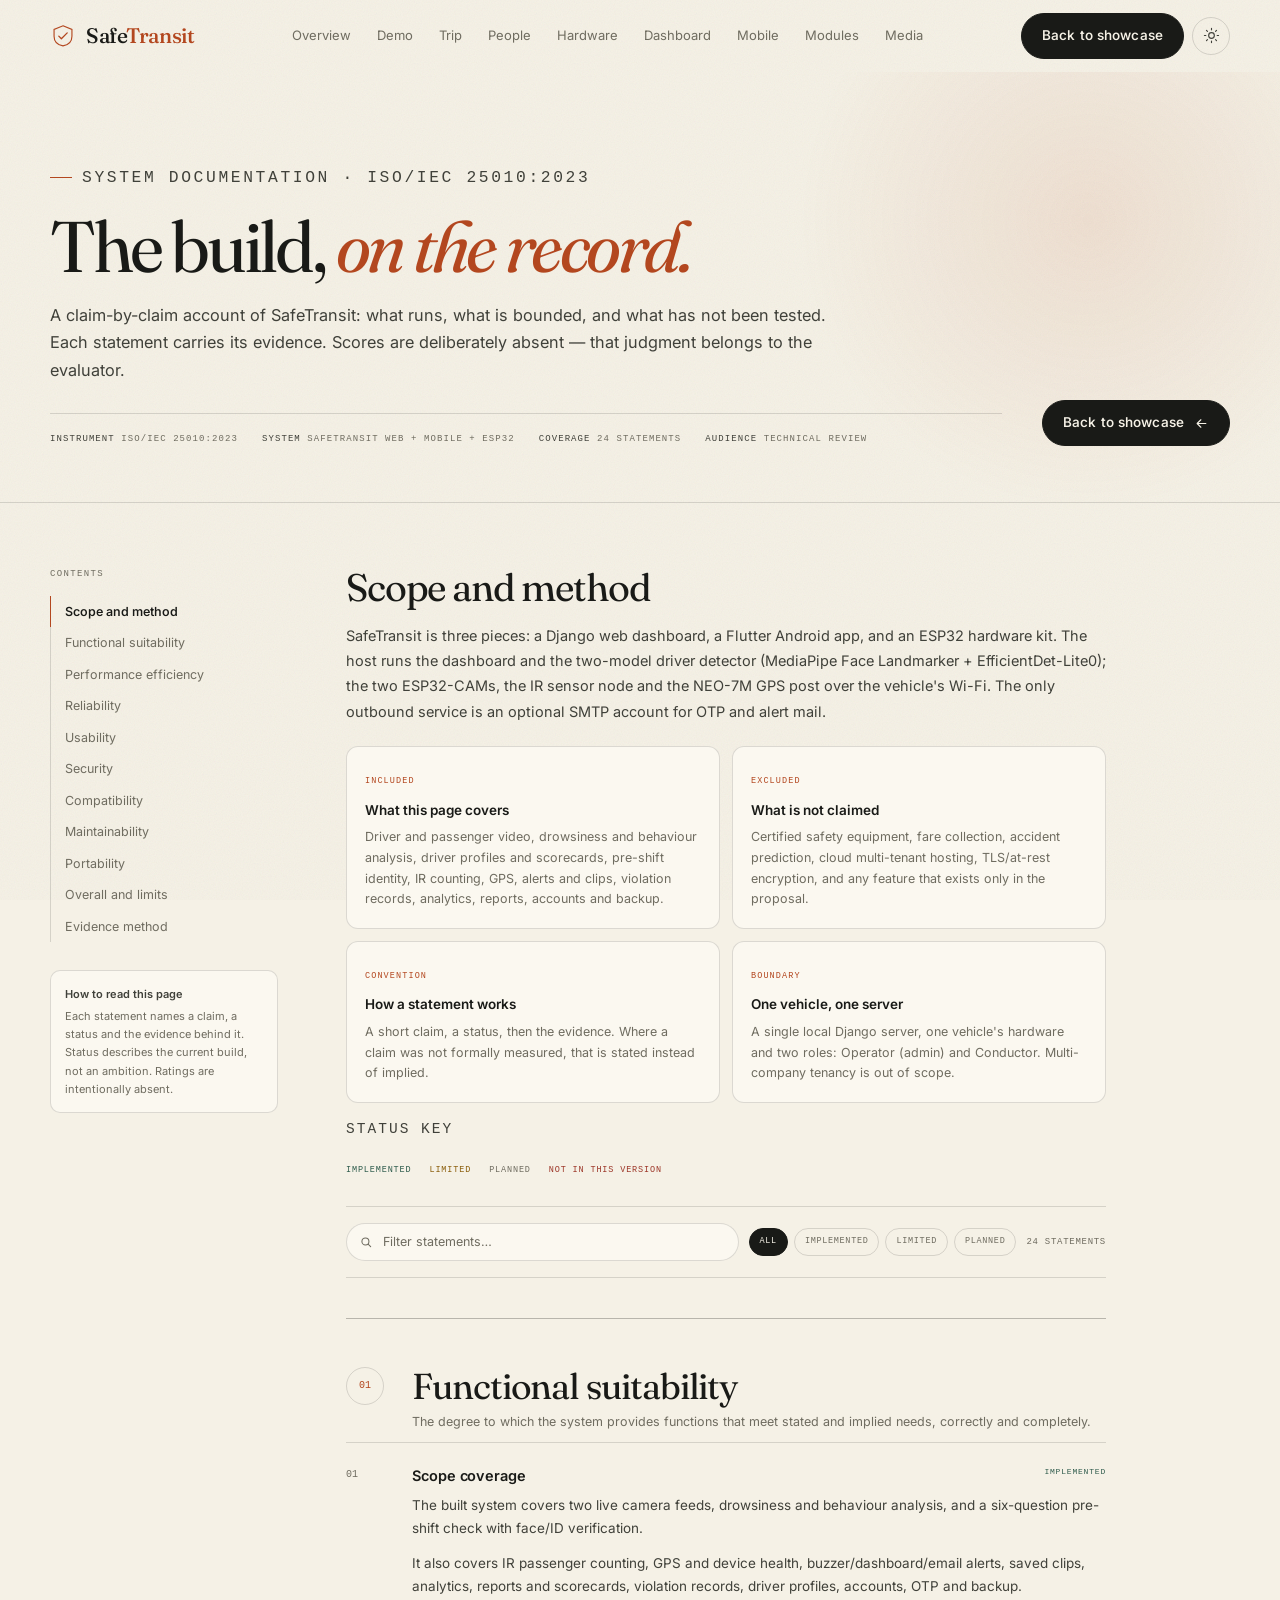
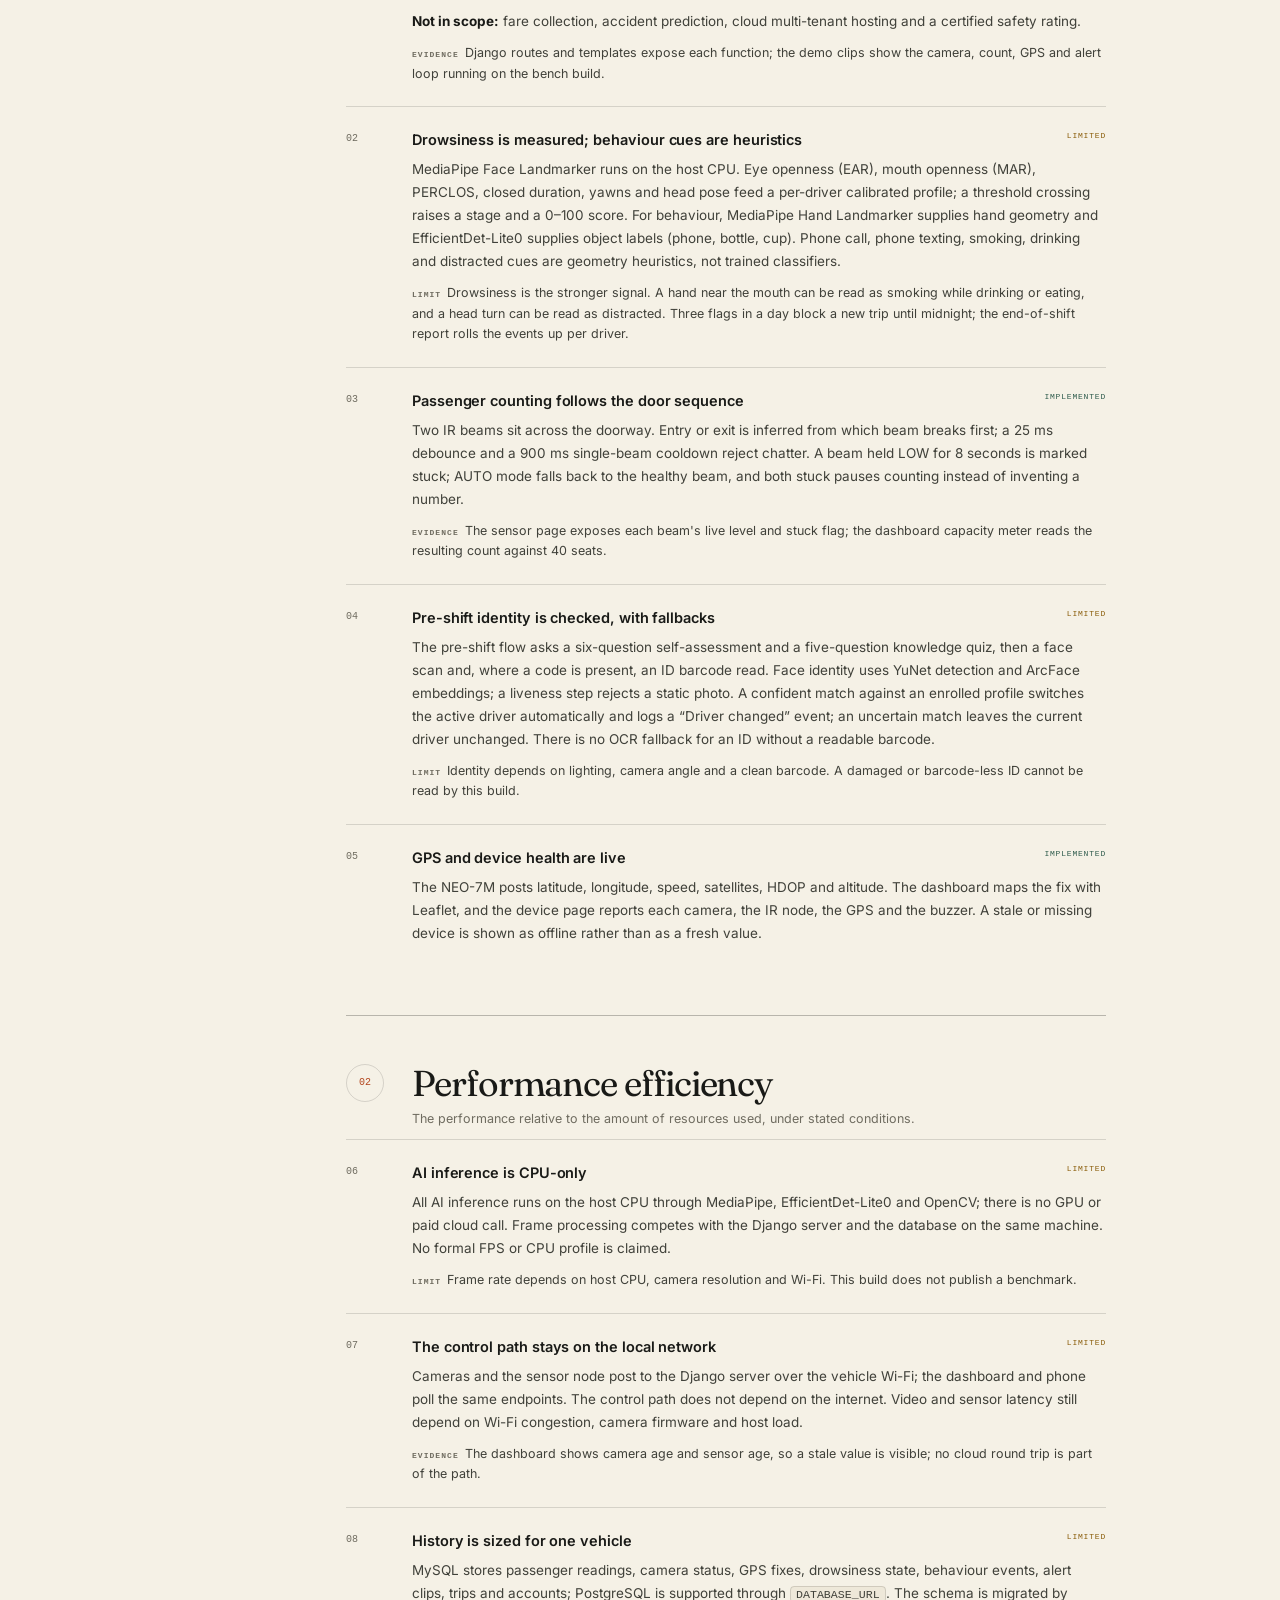
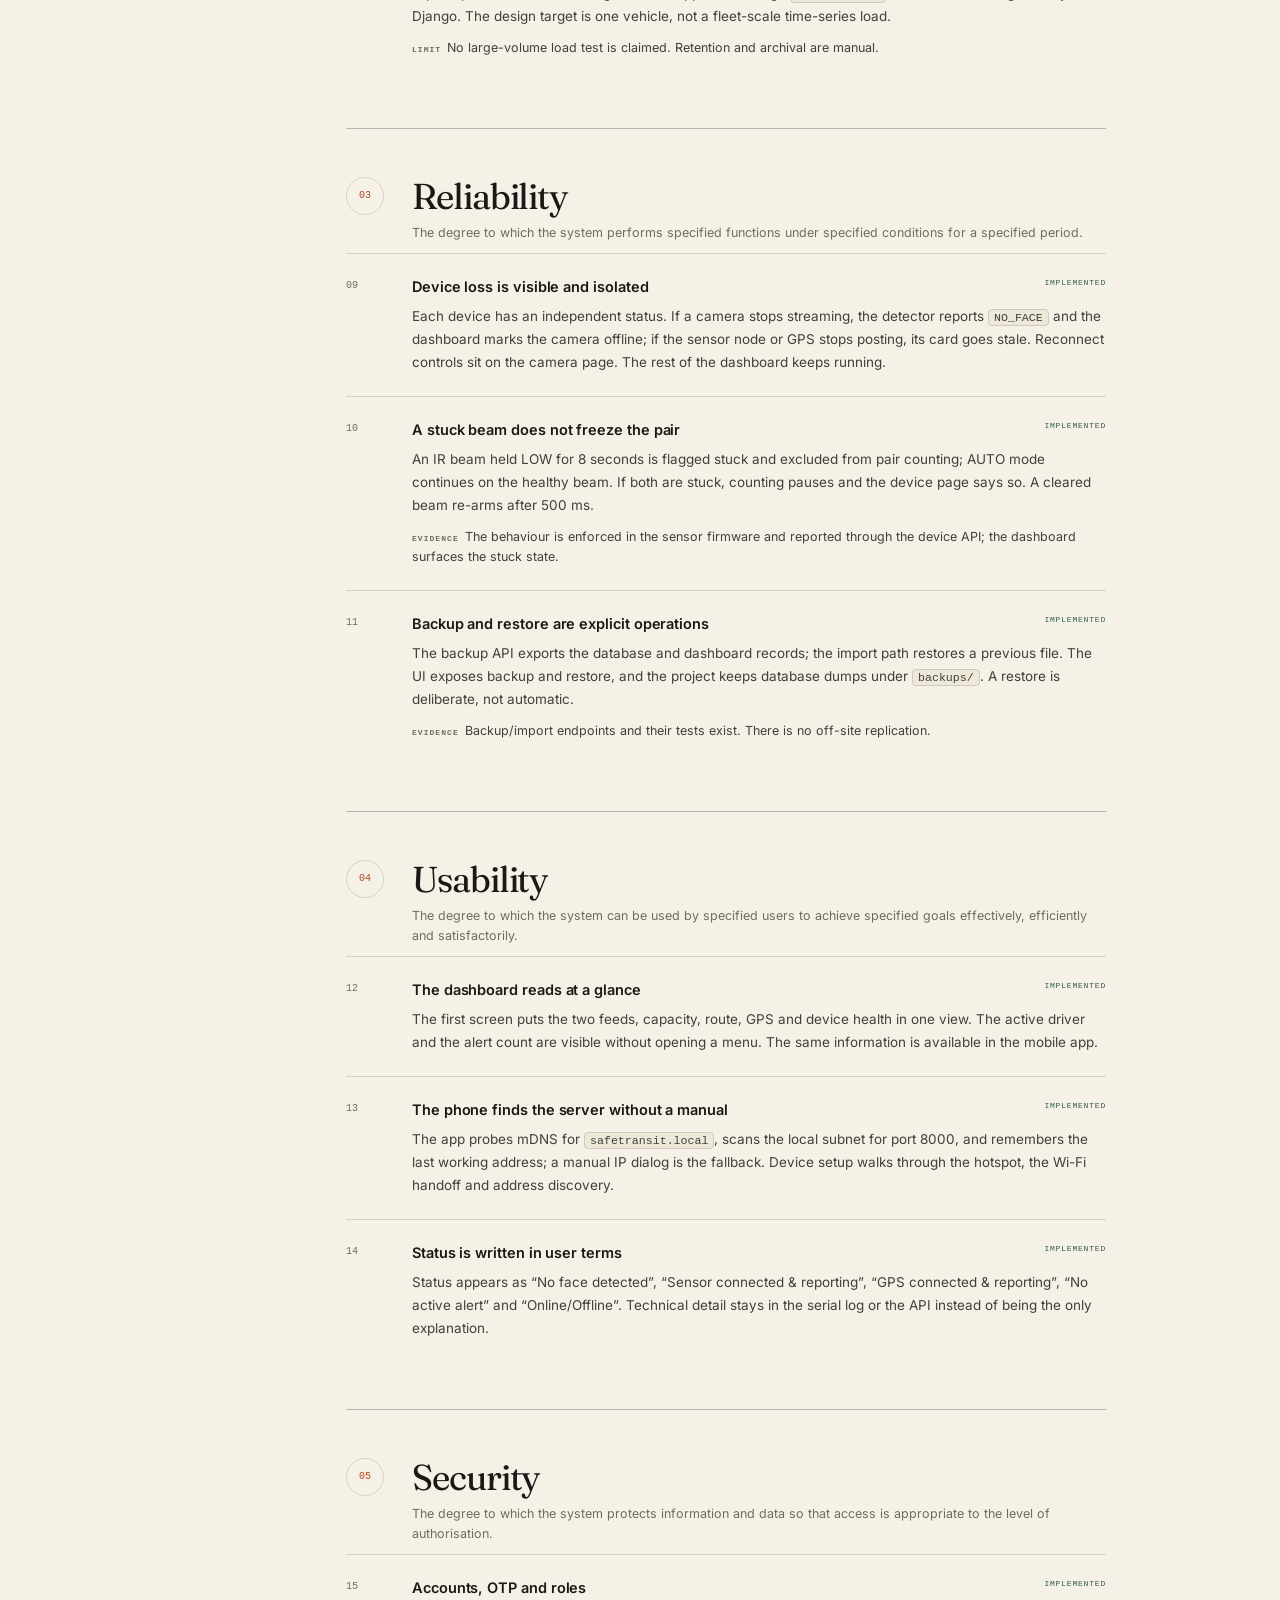
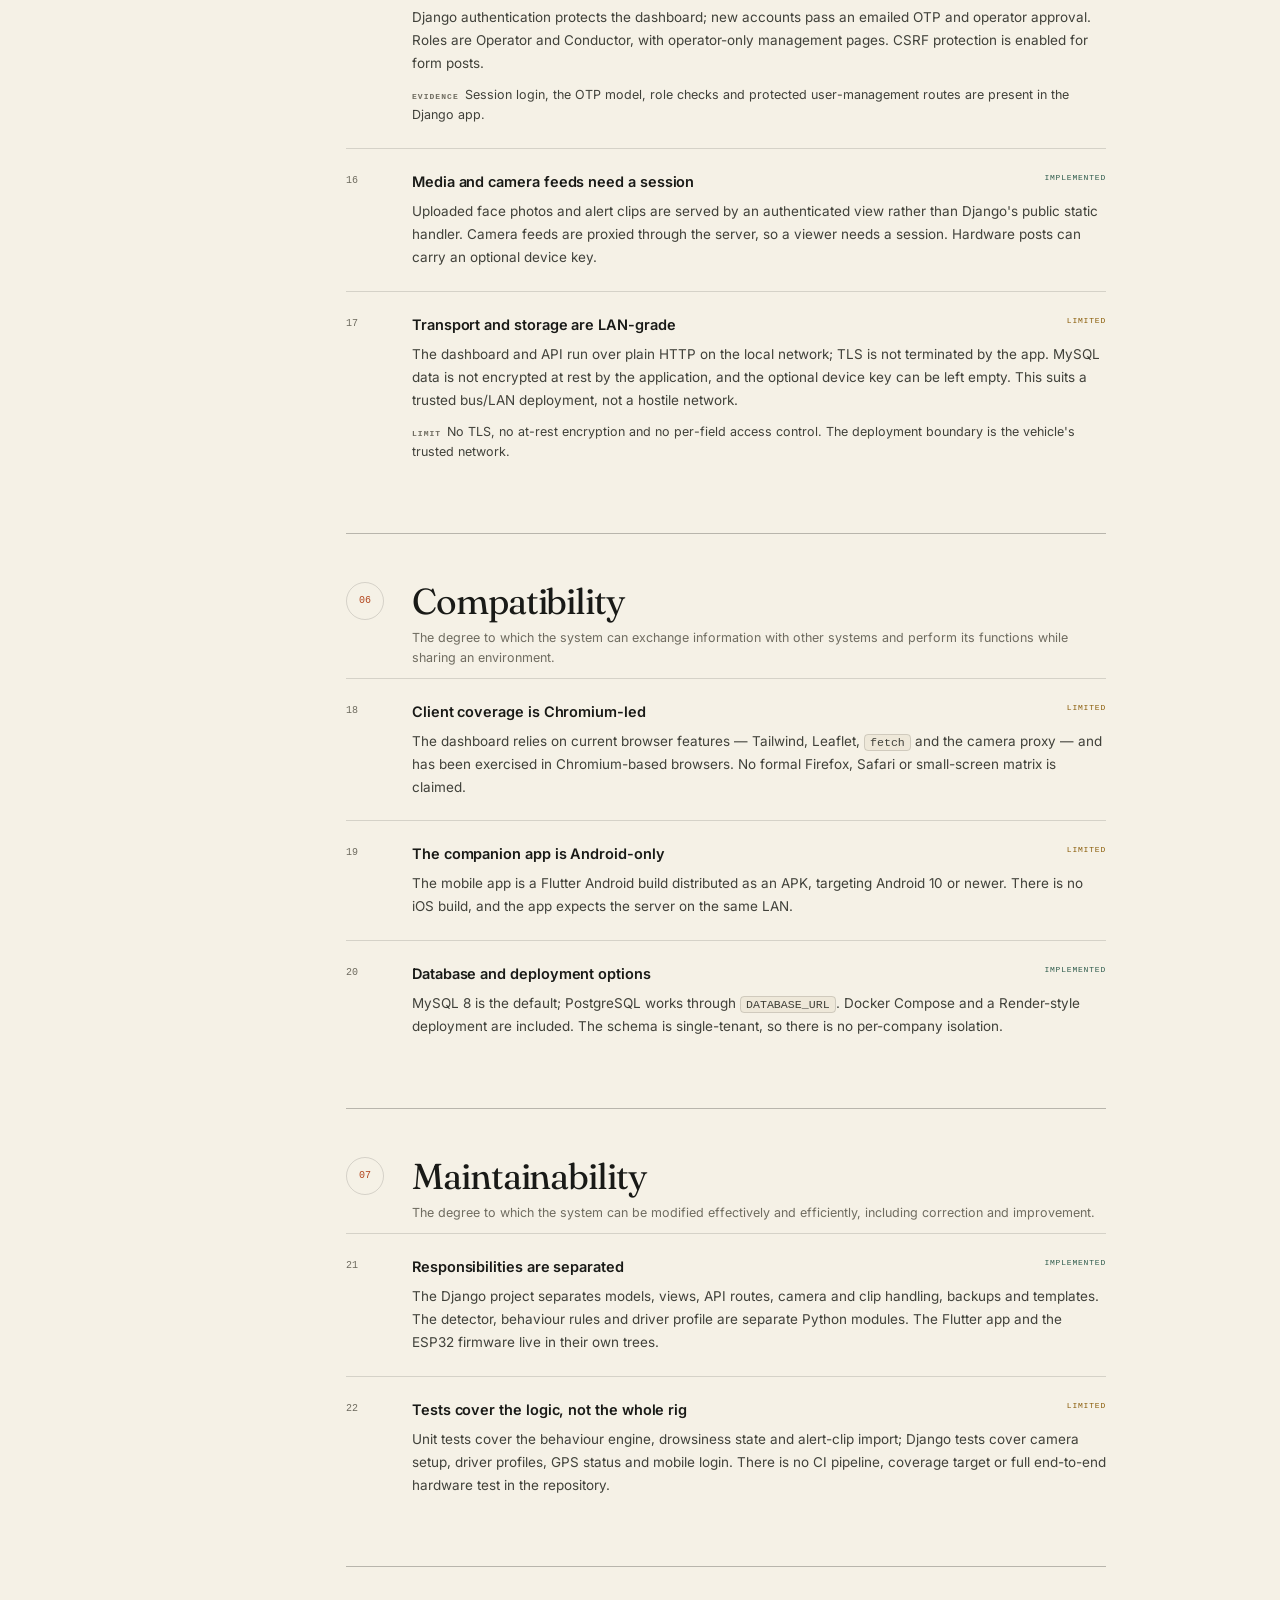
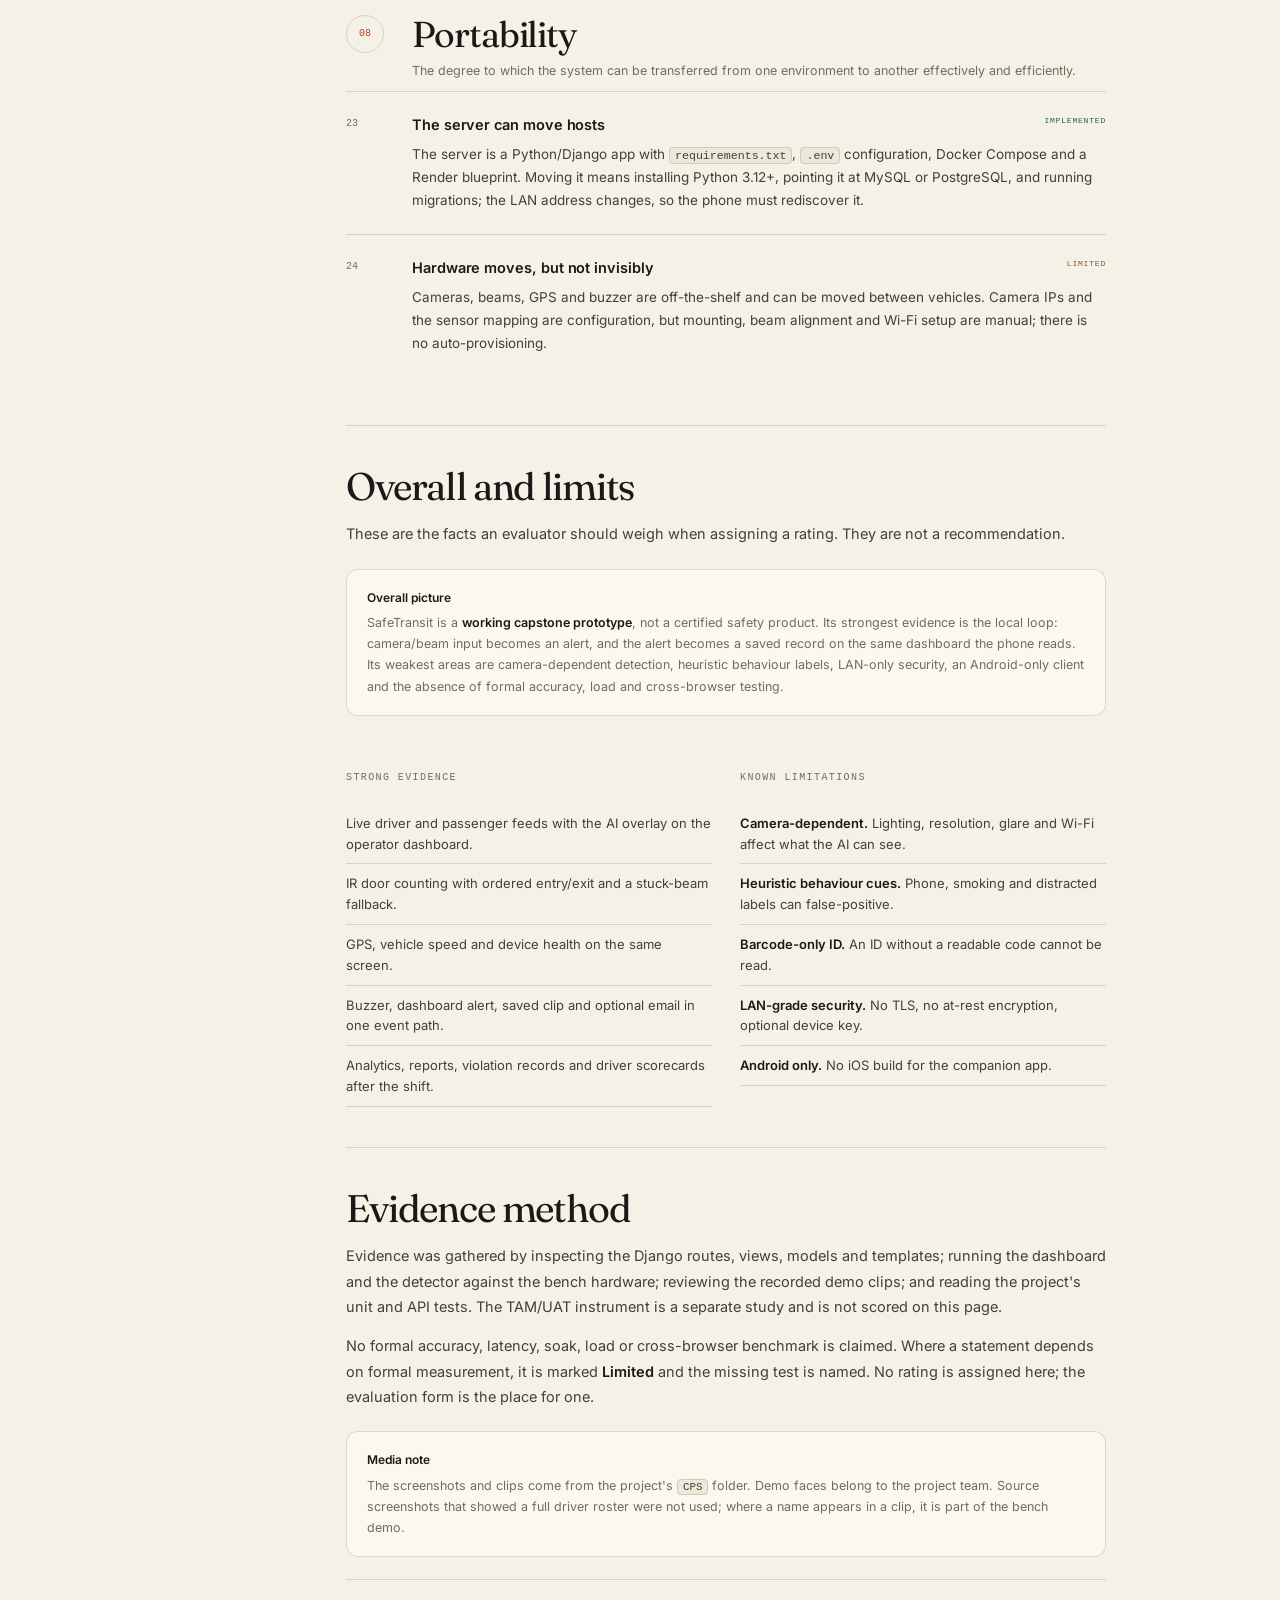
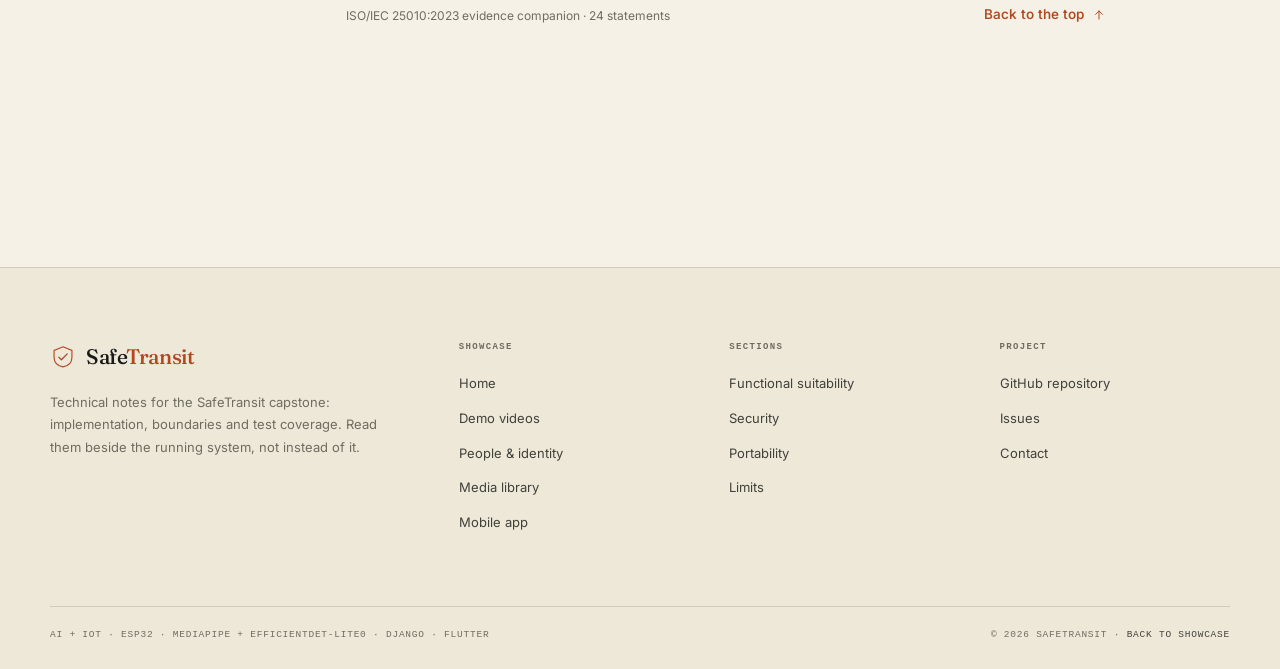
<file: documentation.html>
<!DOCTYPE html>
<html lang="en">
<head>
  <meta charset="utf-8">
  <meta name="viewport" content="width=device-width, initial-scale=1">
  <title>Documentation — SafeTransit</title>
  <meta name="description" content="ISO/IEC 25010:2023 evidence companion for SafeTransit: the implemented driver-monitoring, passenger-counting and reporting system, and its honest limits.">
  <meta name="theme-color" content="#f5f1e6">
  <meta property="og:type" content="article">
  <meta property="og:title" content="SafeTransit — System documentation">
  <meta property="og:description" content="The evidence companion: implemented, limited and bounded, stated plainly.">
  <link rel="icon" href="assets/favicon.svg" type="image/svg+xml">
  <link rel="preconnect" href="https://fonts.googleapis.com">
  <link rel="preconnect" href="https://fonts.gstatic.com" crossorigin>
  <link href="https://fonts.googleapis.com/css2?family=Fraunces:ital,opsz,wght@0,9..144,300..700;1,9..144,300..700&family=Inter:wght@300..700&display=swap" rel="stylesheet">
  <link rel="stylesheet" href="assets/styles.css">
  <script>
    (function () {
      try {
        var t = localStorage.getItem("safetransit-theme");
        if (!t) t = window.matchMedia("(prefers-color-scheme: dark)").matches ? "dark" : "light";
        document.documentElement.dataset.theme = t;
      } catch (e) {}
    })();
  </script>
</head>
<body>
  <a class="skip-link" href="#docMain">Skip to documentation</a>
  <div class="progress" aria-hidden="true"><span id="progressBar"></span></div>

  <header class="site-header" id="siteHeader">
    <div class="wrap header-inner">
      <a class="brand" href="index.html" aria-label="SafeTransit home">
        <svg class="brand-mark" viewBox="0 0 32 32" fill="none" aria-hidden="true">
          <path d="M16 3.5 27 8v8.2c0 6.3-4.6 10.7-11 12-6.4-1.3-11-5.7-11-12V8Z" stroke="currentColor" stroke-width="1.4"/>
          <path d="m10.8 16.2 3.2 3.2 7.2-7.2" stroke="currentColor" stroke-width="1.6" stroke-linecap="round" stroke-linejoin="round"/>
        </svg>
        <span class="brand-name">Safe<span>Transit</span></span>
      </a>

      <nav class="site-nav" id="siteNav" aria-label="Primary">
        <a href="index.html#overview">Overview</a>
        <a href="index.html#demo">Demo</a>
        <a href="index.html#trip">Trip</a>
        <a href="index.html#people">People</a>
        <a href="index.html#hardware">Hardware</a>
        <a href="index.html#dashboard">Dashboard</a>
        <a href="index.html#mobile">Mobile</a>
        <a href="index.html#modules">Modules</a>
        <a href="media.html">Media</a>
        <a class="mobile-only" href="documentation.html" aria-current="page">Evidence</a>
      </nav>

      <div class="header-actions">
        <a class="btn btn-primary" href="index.html">Back to showcase</a>
        <button class="icon-btn theme-toggle" type="button" aria-label="Switch color theme" aria-pressed="false">
          <svg class="icon-sun" viewBox="0 0 24 24" fill="none" stroke="currentColor" stroke-width="1.6" stroke-linecap="round" aria-hidden="true">
            <circle cx="12" cy="12" r="4"/>
            <path d="M12 2v2M12 20v2M4.9 4.9l1.4 1.4M17.7 17.7l1.4 1.4M2 12h2M20 12h2M4.9 19.1l1.4-1.4M17.7 6.3l1.4-1.4"/>
          </svg>
          <svg class="icon-moon" viewBox="0 0 24 24" fill="none" stroke="currentColor" stroke-width="1.6" stroke-linecap="round" stroke-linejoin="round" aria-hidden="true">
            <path d="M21 12.8A9 9 0 1 1 11.2 3a7 7 0 0 0 9.8 9.8Z"/>
          </svg>
        </button>
        <button class="icon-btn menu-btn" type="button" aria-label="Open menu" aria-expanded="false" aria-controls="siteNav">
          <svg viewBox="0 0 24 24" fill="none" stroke="currentColor" stroke-width="1.6" stroke-linecap="round" aria-hidden="true">
            <path d="M4 7h16M4 12h16M4 17h16"/>
          </svg>
        </button>
      </div>
    </div>
  </header>

  <main id="docMain">
    <!-- Document hero --------------------------------------->
    <section class="doc-hero">
      <div class="wrap doc-hero-inner">
        <div>
          <p class="eyebrow">System documentation · ISO/IEC 25010:2023</p>
          <h1>The build, <em>on the record.</em></h1>
          <p>
            A claim-by-claim account of SafeTransit: what runs, what is bounded, and what has not
            been tested. Each statement carries its evidence. Scores are deliberately absent — that
            judgment belongs to the evaluator.
          </p>
          <div class="doc-meta">
            <span><b>Instrument</b> ISO/IEC 25010:2023</span>
            <span><b>System</b> SafeTransit web + mobile + ESP32</span>
            <span><b>Coverage</b> 24 statements</span>
            <span><b>Audience</b> technical review</span>
          </div>
        </div>
        <div class="doc-actions">
          <a class="btn btn-primary" href="index.html">
            Back to showcase
            <svg viewBox="0 0 24 24" fill="none" stroke="currentColor" stroke-width="1.7" stroke-linecap="round" stroke-linejoin="round" aria-hidden="true"><path d="M19 12H5M11 6l-6 6 6 6"/></svg>
          </a>

        </div>
      </div>
    </section>

    <div class="wrap doc-shell">
      <!-- Sidebar ------------------------------------------->
      <aside class="doc-side" aria-label="On this page">
        <p class="side-label">Contents</p>
        <ul class="toc" id="toc">
          <li><a href="#scope">Scope and method</a></li>
          <li><a href="#functional">Functional suitability</a></li>
          <li><a href="#performance">Performance efficiency</a></li>
          <li><a href="#reliability">Reliability</a></li>
          <li><a href="#usability">Usability</a></li>
          <li><a href="#security">Security</a></li>
          <li><a href="#compatibility">Compatibility</a></li>
          <li><a href="#maintainability">Maintainability</a></li>
          <li><a href="#portability">Portability</a></li>
          <li><a href="#limits">Overall and limits</a></li>
          <li><a href="#method">Evidence method</a></li>
        </ul>
        <div class="side-note">
          <b>How to read this page</b>
          Each statement names a claim, a status and the evidence behind it. Status describes the
          current build, not an ambition. Ratings are intentionally absent.
        </div>
      </aside>

      <!-- Document body ------------------------------------->
      <article class="doc">
        <section class="doc-section" id="scope">
          <h2>Scope and method</h2>
          <p>
            SafeTransit is three pieces: a Django web dashboard, a Flutter Android app, and an
            ESP32 hardware kit. The host runs the dashboard and the two-model driver detector
            (MediaPipe Face Landmarker + EfficientDet-Lite0); the two ESP32-CAMs, the IR sensor
            node and the NEO-7M GPS post over the vehicle's Wi-Fi. The only outbound service is an
            optional SMTP account for OTP and alert mail.
          </p>

          <div class="scope-grid">
            <div class="scope-card">
              <span class="k">Included</span>
              <h3>What this page covers</h3>
              <p>Driver and passenger video, drowsiness and behaviour analysis, driver profiles and scorecards, pre-shift identity, IR counting, GPS, alerts and clips, violation records, analytics, reports, accounts and backup.</p>
            </div>
            <div class="scope-card">
              <span class="k">Excluded</span>
              <h3>What is not claimed</h3>
              <p>Certified safety equipment, fare collection, accident prediction, cloud multi-tenant hosting, TLS/at-rest encryption, and any feature that exists only in the proposal.</p>
            </div>
            <div class="scope-card">
              <span class="k">Convention</span>
              <h3>How a statement works</h3>
              <p>A short claim, a status, then the evidence. Where a claim was not formally measured, that is stated instead of implied.</p>
            </div>
            <div class="scope-card">
              <span class="k">Boundary</span>
              <h3>One vehicle, one server</h3>
              <p>A single local Django server, one vehicle's hardware and two roles: Operator (admin) and Conductor. Multi-company tenancy is out of scope.</p>
            </div>
          </div>

          <p class="doc-subhead">Status key</p>
          <div class="legend" aria-label="Status key">
            <span class="pill pill-implemented">Implemented</span>
            <span class="pill pill-limited">Limited</span>
            <span class="pill pill-planned">Planned</span>
            <span class="pill pill-out">Not in this version</span>
          </div>

          <div class="doc-tools">
            <div class="search-wrap">
              <svg viewBox="0 0 24 24" fill="none" stroke="currentColor" stroke-width="1.8" stroke-linecap="round" aria-hidden="true"><circle cx="11" cy="11" r="6"/><path d="m16 16 4 4"/></svg>
              <label class="sr-only" for="statementSearch">Filter statements</label>
              <input class="search" id="statementSearch" type="search" placeholder="Filter statements…" autocomplete="off">
            </div>
            <div class="filter-chips" role="group" aria-label="Filter by status">
              <button class="chip" type="button" data-filter="all" aria-pressed="true">All</button>
              <button class="chip" type="button" data-filter="implemented" aria-pressed="false">Implemented</button>
              <button class="chip" type="button" data-filter="limited" aria-pressed="false">Limited</button>
              <button class="chip" type="button" data-filter="planned" aria-pressed="false">Planned</button>
            </div>
            <span class="result-count" id="resultCount" aria-live="polite">24 statements</span>
          </div>
          <p class="empty" id="emptyState">No statements match that filter. Try a different term or status.</p>
        </section>

        <!-- Functional ------------------------------------->
        <section class="quality" id="functional" data-quality>
          <div class="quality-head">
            <div class="quality-num" aria-hidden="true">01</div>
            <div>
              <h2>Functional suitability</h2>
              <p class="quality-def">The degree to which the system provides functions that meet stated and implied needs, correctly and completely.</p>
            </div>
          </div>

          <article class="statement" id="s1" data-status="implemented">
            <div class="statement-num">01</div>
            <div>
              <div class="statement-head">
                <h3>Scope coverage</h3>
                <span class="pill pill-implemented">Implemented</span>
              </div>
              <p>The built system covers two live camera feeds, drowsiness and behaviour analysis, and a six-question pre-shift check with face/ID verification.</p>
              <p>It also covers IR passenger counting, GPS and device health, buzzer/dashboard/email alerts, saved clips, analytics, reports and scorecards, violation records, driver profiles, accounts, OTP and backup.</p>
              <p class="statement-limit"><strong>Not in scope:</strong> fare collection, accident prediction, cloud multi-tenant hosting and a certified safety rating.</p>
              <div class="evidence"><b>Evidence</b>Django routes and templates expose each function; the demo clips show the camera, count, GPS and alert loop running on the bench build.</div>
            </div>
          </article>

          <article class="statement" id="s2" data-status="limited">
            <div class="statement-num">02</div>
            <div>
              <div class="statement-head">
                <h3>Drowsiness is measured; behaviour cues are heuristics</h3>
                <span class="pill pill-limited">Limited</span>
              </div>
              <p>MediaPipe Face Landmarker runs on the host CPU. Eye openness (EAR), mouth openness (MAR), PERCLOS, closed duration, yawns and head pose feed a per-driver calibrated profile; a threshold crossing raises a stage and a 0–100 score. For behaviour, MediaPipe Hand Landmarker supplies hand geometry and EfficientDet-Lite0 supplies object labels (phone, bottle, cup). Phone call, phone texting, smoking, drinking and distracted cues are geometry heuristics, not trained classifiers.</p>
              <div class="evidence warn"><b>Limit</b>Drowsiness is the stronger signal. A hand near the mouth can be read as smoking while drinking or eating, and a head turn can be read as distracted. Three flags in a day block a new trip until midnight; the end-of-shift report rolls the events up per driver.</div>
            </div>
          </article>

          <article class="statement" id="s3" data-status="implemented">
            <div class="statement-num">03</div>
            <div>
              <div class="statement-head">
                <h3>Passenger counting follows the door sequence</h3>
                <span class="pill pill-implemented">Implemented</span>
              </div>
              <p>Two IR beams sit across the doorway. Entry or exit is inferred from which beam breaks first; a 25 ms debounce and a 900 ms single-beam cooldown reject chatter. A beam held LOW for 8 seconds is marked stuck; AUTO mode falls back to the healthy beam, and both stuck pauses counting instead of inventing a number.</p>
              <div class="evidence"><b>Evidence</b>The sensor page exposes each beam's live level and stuck flag; the dashboard capacity meter reads the resulting count against 40 seats.</div>
            </div>
          </article>

          <article class="statement" id="s4" data-status="limited">
            <div class="statement-num">04</div>
            <div>
              <div class="statement-head">
                <h3>Pre-shift identity is checked, with fallbacks</h3>
                <span class="pill pill-limited">Limited</span>
              </div>
              <p>The pre-shift flow asks a six-question self-assessment and a five-question knowledge quiz, then a face scan and, where a code is present, an ID barcode read. Face identity uses YuNet detection and ArcFace embeddings; a liveness step rejects a static photo. A confident match against an enrolled profile switches the active driver automatically and logs a “Driver changed” event; an uncertain match leaves the current driver unchanged. There is no OCR fallback for an ID without a readable barcode.</p>
              <div class="evidence warn"><b>Limit</b>Identity depends on lighting, camera angle and a clean barcode. A damaged or barcode-less ID cannot be read by this build.</div>
            </div>
          </article>

          <article class="statement" id="s5" data-status="implemented">
            <div class="statement-num">05</div>
            <div>
              <div class="statement-head">
                <h3>GPS and device health are live</h3>
                <span class="pill pill-implemented">Implemented</span>
              </div>
              <p>The NEO-7M posts latitude, longitude, speed, satellites, HDOP and altitude. The dashboard maps the fix with Leaflet, and the device page reports each camera, the IR node, the GPS and the buzzer. A stale or missing device is shown as offline rather than as a fresh value.</p>
            </div>
          </article>
        </section>

        <!-- Performance ------------------------------------>
        <section class="quality" id="performance" data-quality>
          <div class="quality-head">
            <div class="quality-num" aria-hidden="true">02</div>
            <div>
              <h2>Performance efficiency</h2>
              <p class="quality-def">The performance relative to the amount of resources used, under stated conditions.</p>
            </div>
          </div>

          <article class="statement" id="s6" data-status="limited">
            <div class="statement-num">06</div>
            <div>
              <div class="statement-head">
                <h3>AI inference is CPU-only</h3>
                <span class="pill pill-limited">Limited</span>
              </div>
              <p>All AI inference runs on the host CPU through MediaPipe, EfficientDet-Lite0 and OpenCV; there is no GPU or paid cloud call. Frame processing competes with the Django server and the database on the same machine. No formal FPS or CPU profile is claimed.</p>
              <div class="evidence warn"><b>Limit</b>Frame rate depends on host CPU, camera resolution and Wi-Fi. This build does not publish a benchmark.</div>
            </div>
          </article>

          <article class="statement" id="s7" data-status="limited">
            <div class="statement-num">07</div>
            <div>
              <div class="statement-head">
                <h3>The control path stays on the local network</h3>
                <span class="pill pill-limited">Limited</span>
              </div>
              <p>Cameras and the sensor node post to the Django server over the vehicle Wi-Fi; the dashboard and phone poll the same endpoints. The control path does not depend on the internet. Video and sensor latency still depend on Wi-Fi congestion, camera firmware and host load.</p>
              <div class="evidence"><b>Evidence</b>The dashboard shows camera age and sensor age, so a stale value is visible; no cloud round trip is part of the path.</div>
            </div>
          </article>

          <article class="statement" id="s8" data-status="limited">
            <div class="statement-num">08</div>
            <div>
              <div class="statement-head">
                <h3>History is sized for one vehicle</h3>
                <span class="pill pill-limited">Limited</span>
              </div>
              <p>MySQL stores passenger readings, camera status, GPS fixes, drowsiness state, behaviour events, alert clips, trips and accounts; PostgreSQL is supported through <code>DATABASE_URL</code>. The schema is migrated by Django. The design target is one vehicle, not a fleet-scale time-series load.</p>
              <div class="evidence warn"><b>Limit</b>No large-volume load test is claimed. Retention and archival are manual.</div>
            </div>
          </article>
        </section>

        <!-- Reliability ------------------------------------>
        <section class="quality" id="reliability" data-quality>
          <div class="quality-head">
            <div class="quality-num" aria-hidden="true">03</div>
            <div>
              <h2>Reliability</h2>
              <p class="quality-def">The degree to which the system performs specified functions under specified conditions for a specified period.</p>
            </div>
          </div>

          <article class="statement" id="s9" data-status="implemented">
            <div class="statement-num">09</div>
            <div>
              <div class="statement-head">
                <h3>Device loss is visible and isolated</h3>
                <span class="pill pill-implemented">Implemented</span>
              </div>
              <p>Each device has an independent status. If a camera stops streaming, the detector reports <code>NO_FACE</code> and the dashboard marks the camera offline; if the sensor node or GPS stops posting, its card goes stale. Reconnect controls sit on the camera page. The rest of the dashboard keeps running.</p>
            </div>
          </article>

          <article class="statement" id="s10" data-status="implemented">
            <div class="statement-num">10</div>
            <div>
              <div class="statement-head">
                <h3>A stuck beam does not freeze the pair</h3>
                <span class="pill pill-implemented">Implemented</span>
              </div>
              <p>An IR beam held LOW for 8 seconds is flagged stuck and excluded from pair counting; AUTO mode continues on the healthy beam. If both are stuck, counting pauses and the device page says so. A cleared beam re-arms after 500 ms.</p>
              <div class="evidence"><b>Evidence</b>The behaviour is enforced in the sensor firmware and reported through the device API; the dashboard surfaces the stuck state.</div>
            </div>
          </article>

          <article class="statement" id="s11" data-status="implemented">
            <div class="statement-num">11</div>
            <div>
              <div class="statement-head">
                <h3>Backup and restore are explicit operations</h3>
                <span class="pill pill-implemented">Implemented</span>
              </div>
              <p>The backup API exports the database and dashboard records; the import path restores a previous file. The UI exposes backup and restore, and the project keeps database dumps under <code>backups/</code>. A restore is deliberate, not automatic.</p>
              <div class="evidence"><b>Evidence</b>Backup/import endpoints and their tests exist. There is no off-site replication.</div>
            </div>
          </article>
        </section>

        <!-- Usability -------------------------------------->
        <section class="quality" id="usability" data-quality>
          <div class="quality-head">
            <div class="quality-num" aria-hidden="true">04</div>
            <div>
              <h2>Usability</h2>
              <p class="quality-def">The degree to which the system can be used by specified users to achieve specified goals effectively, efficiently and satisfactorily.</p>
            </div>
          </div>

          <article class="statement" id="s12" data-status="implemented">
            <div class="statement-num">12</div>
            <div>
              <div class="statement-head">
                <h3>The dashboard reads at a glance</h3>
                <span class="pill pill-implemented">Implemented</span>
              </div>
              <p>The first screen puts the two feeds, capacity, route, GPS and device health in one view. The active driver and the alert count are visible without opening a menu. The same information is available in the mobile app.</p>
            </div>
          </article>

          <article class="statement" id="s13" data-status="implemented">
            <div class="statement-num">13</div>
            <div>
              <div class="statement-head">
                <h3>The phone finds the server without a manual</h3>
                <span class="pill pill-implemented">Implemented</span>
              </div>
              <p>The app probes mDNS for <code>safetransit.local</code>, scans the local subnet for port 8000, and remembers the last working address; a manual IP dialog is the fallback. Device setup walks through the hotspot, the Wi-Fi handoff and address discovery.</p>
            </div>
          </article>

          <article class="statement" id="s14" data-status="implemented">
            <div class="statement-num">14</div>
            <div>
              <div class="statement-head">
                <h3>Status is written in user terms</h3>
                <span class="pill pill-implemented">Implemented</span>
              </div>
              <p>Status appears as “No face detected”, “Sensor connected &amp; reporting”, “GPS connected &amp; reporting”, “No active alert” and “Online/Offline”. Technical detail stays in the serial log or the API instead of being the only explanation.</p>
            </div>
          </article>
        </section>

        <!-- Security --------------------------------------->
        <section class="quality" id="security" data-quality>
          <div class="quality-head">
            <div class="quality-num" aria-hidden="true">05</div>
            <div>
              <h2>Security</h2>
              <p class="quality-def">The degree to which the system protects information and data so that access is appropriate to the level of authorisation.</p>
            </div>
          </div>

          <article class="statement" id="s15" data-status="implemented">
            <div class="statement-num">15</div>
            <div>
              <div class="statement-head">
                <h3>Accounts, OTP and roles</h3>
                <span class="pill pill-implemented">Implemented</span>
              </div>
              <p>Django authentication protects the dashboard; new accounts pass an emailed OTP and operator approval. Roles are Operator and Conductor, with operator-only management pages. CSRF protection is enabled for form posts.</p>
              <div class="evidence"><b>Evidence</b>Session login, the OTP model, role checks and protected user-management routes are present in the Django app.</div>
            </div>
          </article>

          <article class="statement" id="s16" data-status="implemented">
            <div class="statement-num">16</div>
            <div>
              <div class="statement-head">
                <h3>Media and camera feeds need a session</h3>
                <span class="pill pill-implemented">Implemented</span>
              </div>
              <p>Uploaded face photos and alert clips are served by an authenticated view rather than Django's public static handler. Camera feeds are proxied through the server, so a viewer needs a session. Hardware posts can carry an optional device key.</p>
            </div>
          </article>

          <article class="statement" id="s17" data-status="limited">
            <div class="statement-num">17</div>
            <div>
              <div class="statement-head">
                <h3>Transport and storage are LAN-grade</h3>
                <span class="pill pill-limited">Limited</span>
              </div>
              <p>The dashboard and API run over plain HTTP on the local network; TLS is not terminated by the app. MySQL data is not encrypted at rest by the application, and the optional device key can be left empty. This suits a trusted bus/LAN deployment, not a hostile network.</p>
              <div class="evidence warn"><b>Limit</b>No TLS, no at-rest encryption and no per-field access control. The deployment boundary is the vehicle's trusted network.</div>
            </div>
          </article>
        </section>

        <!-- Compatibility -------------------------------->
        <section class="quality" id="compatibility" data-quality>
          <div class="quality-head">
            <div class="quality-num" aria-hidden="true">06</div>
            <div>
              <h2>Compatibility</h2>
              <p class="quality-def">The degree to which the system can exchange information with other systems and perform its functions while sharing an environment.</p>
            </div>
          </div>

          <article class="statement" id="s18" data-status="limited">
            <div class="statement-num">18</div>
            <div>
              <div class="statement-head">
                <h3>Client coverage is Chromium-led</h3>
                <span class="pill pill-limited">Limited</span>
              </div>
              <p>The dashboard relies on current browser features — Tailwind, Leaflet, <code>fetch</code> and the camera proxy — and has been exercised in Chromium-based browsers. No formal Firefox, Safari or small-screen matrix is claimed.</p>
            </div>
          </article>

          <article class="statement" id="s19" data-status="limited">
            <div class="statement-num">19</div>
            <div>
              <div class="statement-head">
                <h3>The companion app is Android-only</h3>
                <span class="pill pill-limited">Limited</span>
              </div>
              <p>The mobile app is a Flutter Android build distributed as an APK, targeting Android 10 or newer. There is no iOS build, and the app expects the server on the same LAN.</p>
            </div>
          </article>

          <article class="statement" id="s20" data-status="implemented">
            <div class="statement-num">20</div>
            <div>
              <div class="statement-head">
                <h3>Database and deployment options</h3>
                <span class="pill pill-implemented">Implemented</span>
              </div>
              <p>MySQL 8 is the default; PostgreSQL works through <code>DATABASE_URL</code>. Docker Compose and a Render-style deployment are included. The schema is single-tenant, so there is no per-company isolation.</p>
            </div>
          </article>
        </section>

        <!-- Maintainability ------------------------------->
        <section class="quality" id="maintainability" data-quality>
          <div class="quality-head">
            <div class="quality-num" aria-hidden="true">07</div>
            <div>
              <h2>Maintainability</h2>
              <p class="quality-def">The degree to which the system can be modified effectively and efficiently, including correction and improvement.</p>
            </div>
          </div>

          <article class="statement" id="s21" data-status="implemented">
            <div class="statement-num">21</div>
            <div>
              <div class="statement-head">
                <h3>Responsibilities are separated</h3>
                <span class="pill pill-implemented">Implemented</span>
              </div>
              <p>The Django project separates models, views, API routes, camera and clip handling, backups and templates. The detector, behaviour rules and driver profile are separate Python modules. The Flutter app and the ESP32 firmware live in their own trees.</p>
            </div>
          </article>

          <article class="statement" id="s22" data-status="limited">
            <div class="statement-num">22</div>
            <div>
              <div class="statement-head">
                <h3>Tests cover the logic, not the whole rig</h3>
                <span class="pill pill-limited">Limited</span>
              </div>
              <p>Unit tests cover the behaviour engine, drowsiness state and alert-clip import; Django tests cover camera setup, driver profiles, GPS status and mobile login. There is no CI pipeline, coverage target or full end-to-end hardware test in the repository.</p>
            </div>
          </article>
        </section>

        <!-- Portability ---------------------------------->
        <section class="quality" id="portability" data-quality>
          <div class="quality-head">
            <div class="quality-num" aria-hidden="true">08</div>
            <div>
              <h2>Portability</h2>
              <p class="quality-def">The degree to which the system can be transferred from one environment to another effectively and efficiently.</p>
            </div>
          </div>

          <article class="statement" id="s23" data-status="implemented">
            <div class="statement-num">23</div>
            <div>
              <div class="statement-head">
                <h3>The server can move hosts</h3>
                <span class="pill pill-implemented">Implemented</span>
              </div>
              <p>The server is a Python/Django app with <code>requirements.txt</code>, <code>.env</code> configuration, Docker Compose and a Render blueprint. Moving it means installing Python 3.12+, pointing it at MySQL or PostgreSQL, and running migrations; the LAN address changes, so the phone must rediscover it.</p>
            </div>
          </article>

          <article class="statement" id="s24" data-status="limited">
            <div class="statement-num">24</div>
            <div>
              <div class="statement-head">
                <h3>Hardware moves, but not invisibly</h3>
                <span class="pill pill-limited">Limited</span>
              </div>
              <p>Cameras, beams, GPS and buzzer are off-the-shelf and can be moved between vehicles. Camera IPs and the sensor mapping are configuration, but mounting, beam alignment and Wi-Fi setup are manual; there is no auto-provisioning.</p>
            </div>
          </article>
        </section>

        <!-- Limits --------------------------------------->
        <section class="doc-section" id="limits">
          <h2>Overall and limits</h2>
          <p>These are the facts an evaluator should weigh when assigning a rating. They are not a recommendation.</p>

          <div class="callout" style="margin-top:22px">
            <b>Overall picture</b>
            <p>SafeTransit is a <strong>working capstone prototype</strong>, not a certified safety product. Its strongest evidence is the local loop: camera/beam input becomes an alert, and the alert becomes a saved record on the same dashboard the phone reads. Its weakest areas are camera-dependent detection, heuristic behaviour labels, LAN-only security, an Android-only client and the absence of formal accuracy, load and cross-browser testing.</p>
          </div>

          <div class="two-col">
            <div>
              <p class="doc-subhead">Strong evidence</p>
              <ul class="list-check">
                <li>Live driver and passenger feeds with the AI overlay on the operator dashboard.</li>
                <li>IR door counting with ordered entry/exit and a stuck-beam fallback.</li>
                <li>GPS, vehicle speed and device health on the same screen.</li>
                <li>Buzzer, dashboard alert, saved clip and optional email in one event path.</li>
                <li>Analytics, reports, violation records and driver scorecards after the shift.</li>
              </ul>
            </div>
            <div>
              <p class="doc-subhead">Known limitations</p>
              <ul class="list-check limits">
                <li><strong>Camera-dependent.</strong> Lighting, resolution, glare and Wi-Fi affect what the AI can see.</li>
                <li><strong>Heuristic behaviour cues.</strong> Phone, smoking and distracted labels can false-positive.</li>
                <li><strong>Barcode-only ID.</strong> An ID without a readable code cannot be read.</li>
                <li><strong>LAN-grade security.</strong> No TLS, no at-rest encryption, optional device key.</li>
                <li><strong>Android only.</strong> No iOS build for the companion app.</li>
              </ul>
            </div>
          </div>
        </section>

        <!-- Method --------------------------------------->
        <section class="doc-section" id="method">
          <h2>Evidence method</h2>
          <p>Evidence was gathered by inspecting the Django routes, views, models and templates; running the dashboard and the detector against the bench hardware; reviewing the recorded demo clips; and reading the project's unit and API tests. The TAM/UAT instrument is a separate study and is not scored on this page.</p>
          <p>No formal accuracy, latency, soak, load or cross-browser benchmark is claimed. Where a statement depends on formal measurement, it is marked <strong>Limited</strong> and the missing test is named. No rating is assigned here; the evaluation form is the place for one.</p>

          <div class="callout" style="margin-top:22px">
            <b>Media note</b>
            <p>The screenshots and clips come from the project's <code>CPS</code> folder. Demo faces belong to the project team. Source screenshots that showed a full driver roster were not used; where a name appears in a clip, it is part of the bench demo.</p>
          </div>

          <div class="doc-footer">
            <span class="muted" style="font-size:12px">ISO/IEC 25010:2023 evidence companion · 24 statements</span>
            <a class="link-arrow" href="#docMain">Back to the top
              <svg viewBox="0 0 24 24" fill="none" stroke="currentColor" stroke-width="1.7" stroke-linecap="round" stroke-linejoin="round" aria-hidden="true"><path d="M12 19V5M6 11l6-6 6 6"/></svg>
            </a>
          </div>
        </section>
      </article>
    </div>
  </main>

  <footer class="site-footer">
    <div class="wrap">
      <div class="footer-grid">
        <div class="footer-brand">
          <a class="brand" href="index.html" aria-label="SafeTransit home">
            <svg class="brand-mark" viewBox="0 0 32 32" fill="none" aria-hidden="true">
              <path d="M16 3.5 27 8v8.2c0 6.3-4.6 10.7-11 12-6.4-1.3-11-5.7-11-12V8Z" stroke="currentColor" stroke-width="1.4"/>
              <path d="m10.8 16.2 3.2 3.2 7.2-7.2" stroke="currentColor" stroke-width="1.6" stroke-linecap="round" stroke-linejoin="round"/>
            </svg>
            <span class="brand-name">Safe<span>Transit</span></span>
          </a>
          <p>Technical notes for the SafeTransit capstone: implementation, boundaries and test coverage. Read them beside the running system, not instead of it.</p>
        </div>
        <div class="footer-col">
          <h4>Showcase</h4>
          <ul>
            <li><a href="index.html">Home</a></li>
            <li><a href="index.html#demo">Demo videos</a></li>
            <li><a href="index.html#people">People &amp; identity</a></li>
            <li><a href="media.html">Media library</a></li>
            <li><a href="index.html#mobile">Mobile app</a></li>
          </ul>
        </div>
        <div class="footer-col">
          <h4>Sections</h4>
          <ul>
            <li><a href="#functional">Functional suitability</a></li>
            <li><a href="#security">Security</a></li>
            <li><a href="#portability">Portability</a></li>
            <li><a href="#limits">Limits</a></li>
          </ul>
        </div>
        <div class="footer-col">
          <h4>Project</h4>
          <ul>
            <li><a href="https://github.com/your-username/safetransit-showcase">GitHub repository</a></li>
            <li><a href="https://github.com/your-username/safetransit-showcase/issues">Issues</a></li>
            <li><a href="mailto:hello@example.com">Contact</a></li>
          </ul>
        </div>
      </div>
      <div class="footer-bottom">
        <span>AI + IoT · ESP32 · MediaPipe + EfficientDet-Lite0 · Django · Flutter</span>
        <span>© <span id="year">2026</span> SafeTransit · <a href="index.html">Back to showcase</a></span>
      </div>
    </div>
  </footer>

  <script src="assets/app.js" defer></script>
</body>
</html>
</file>
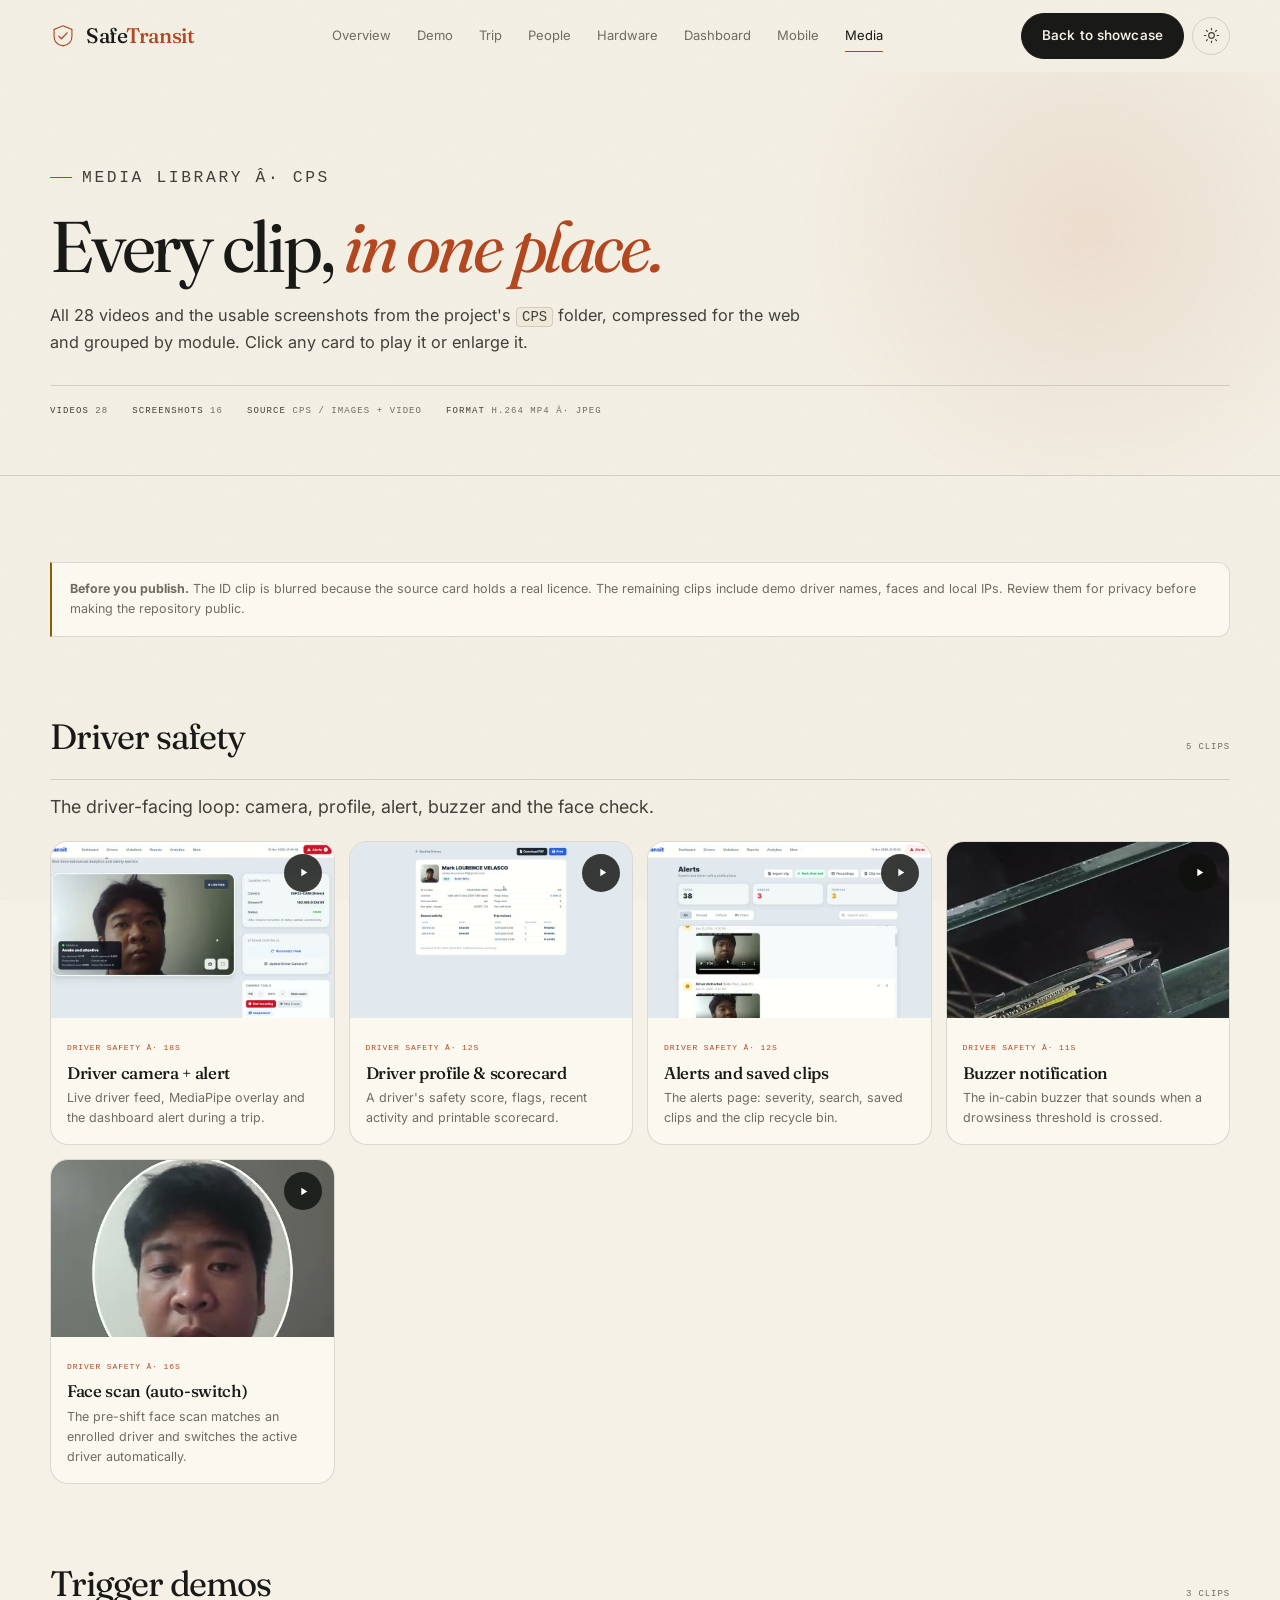
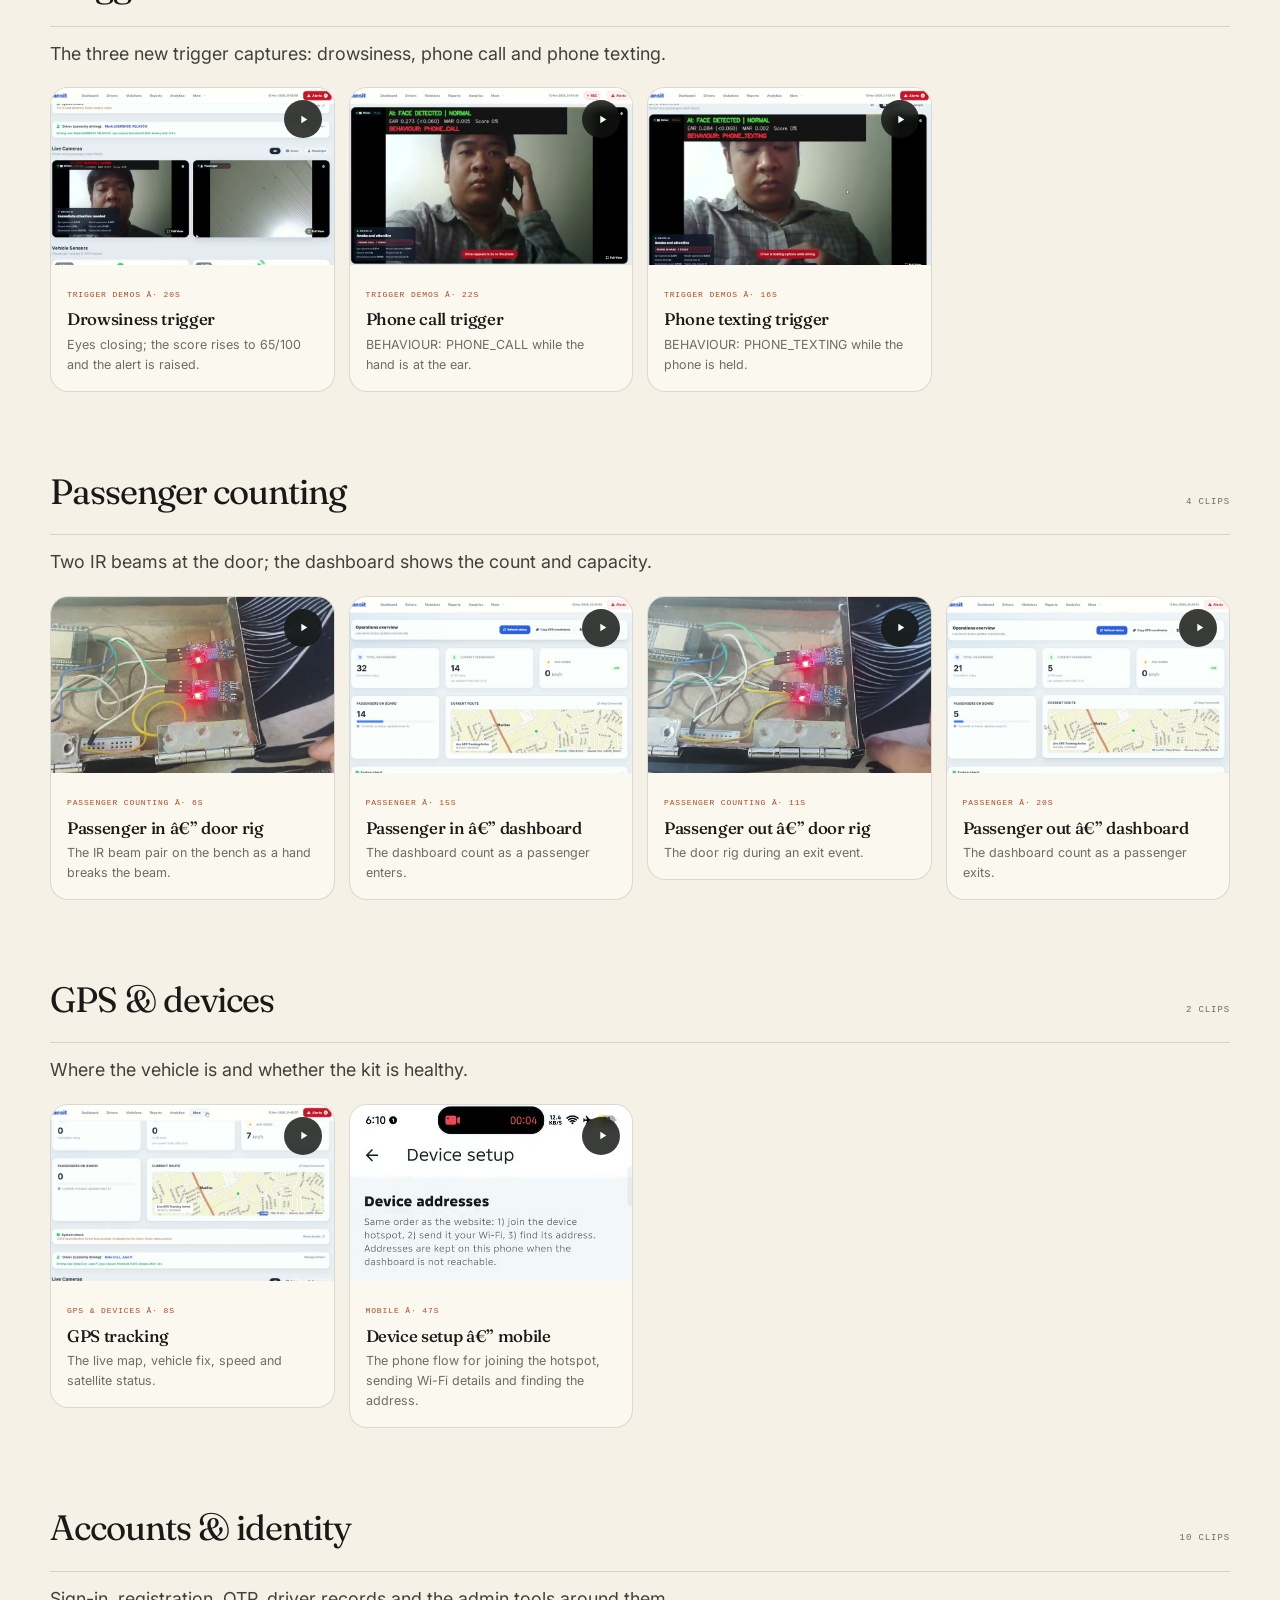
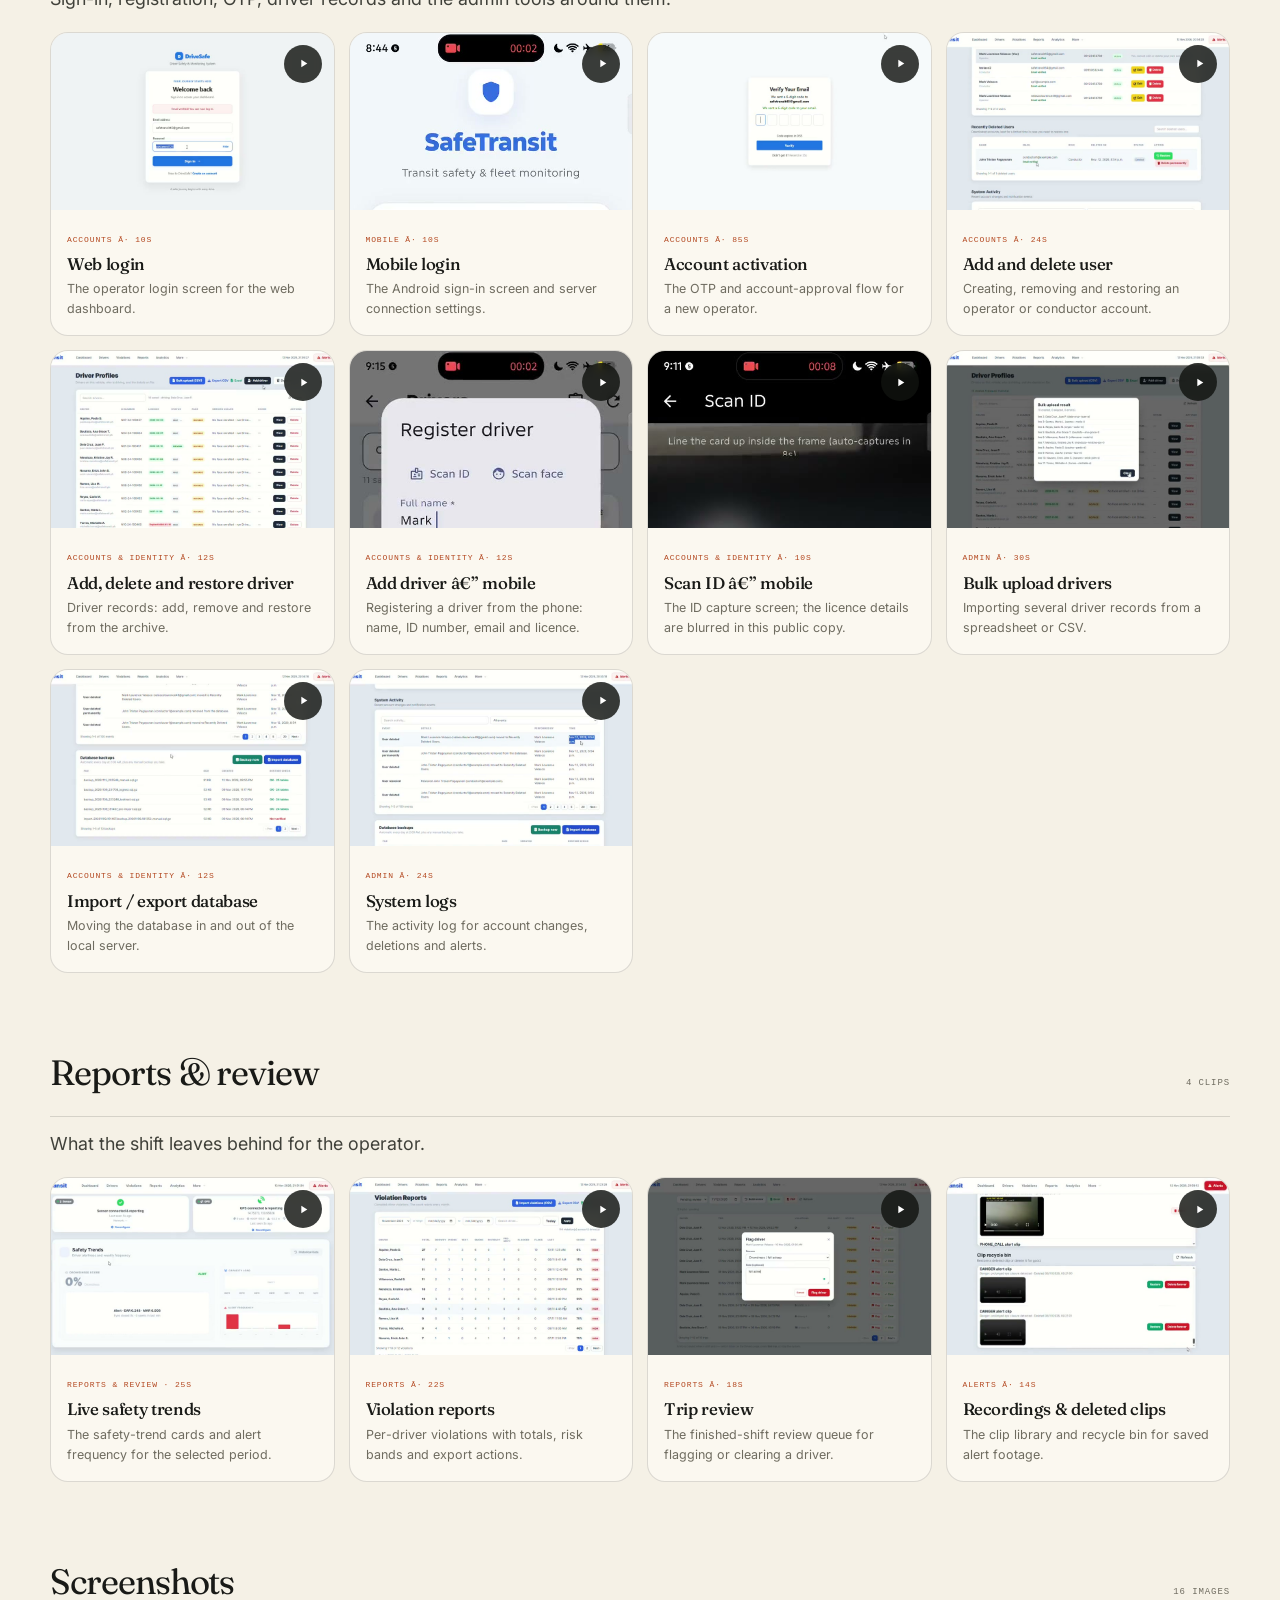
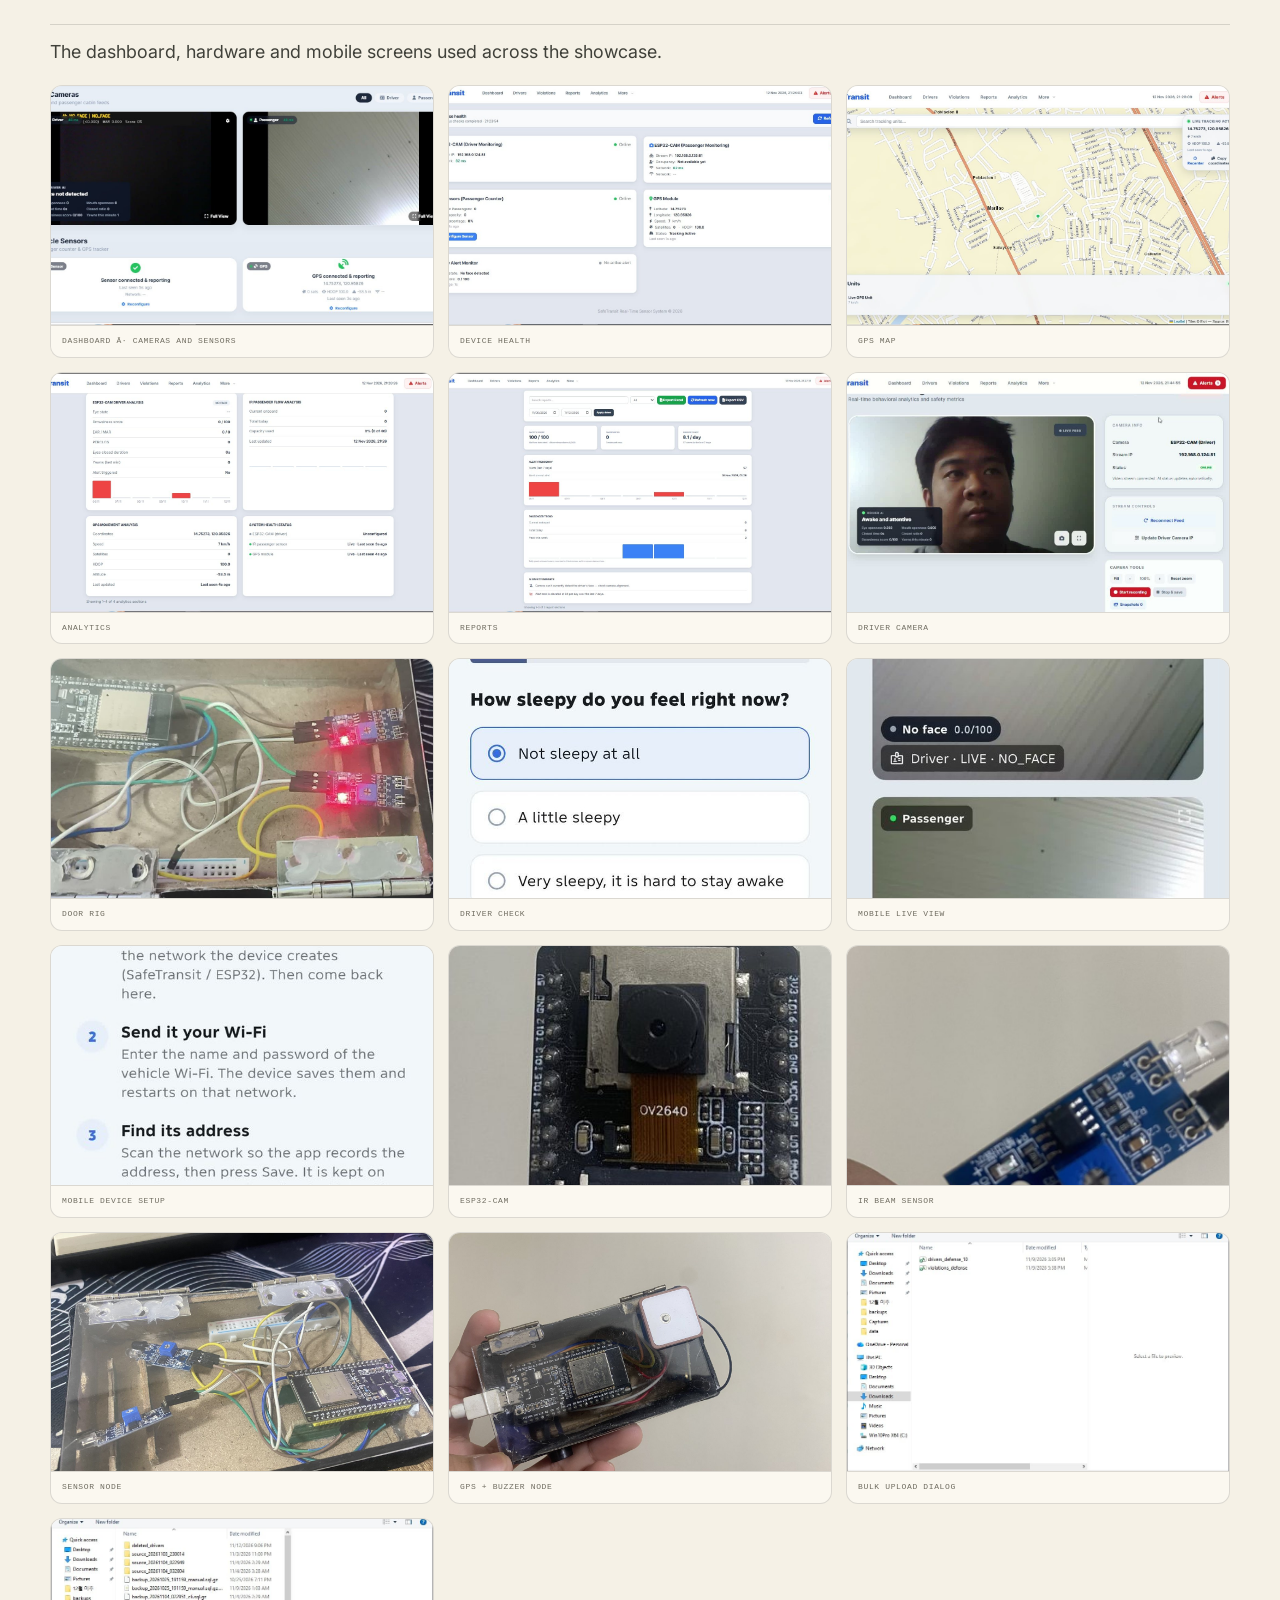
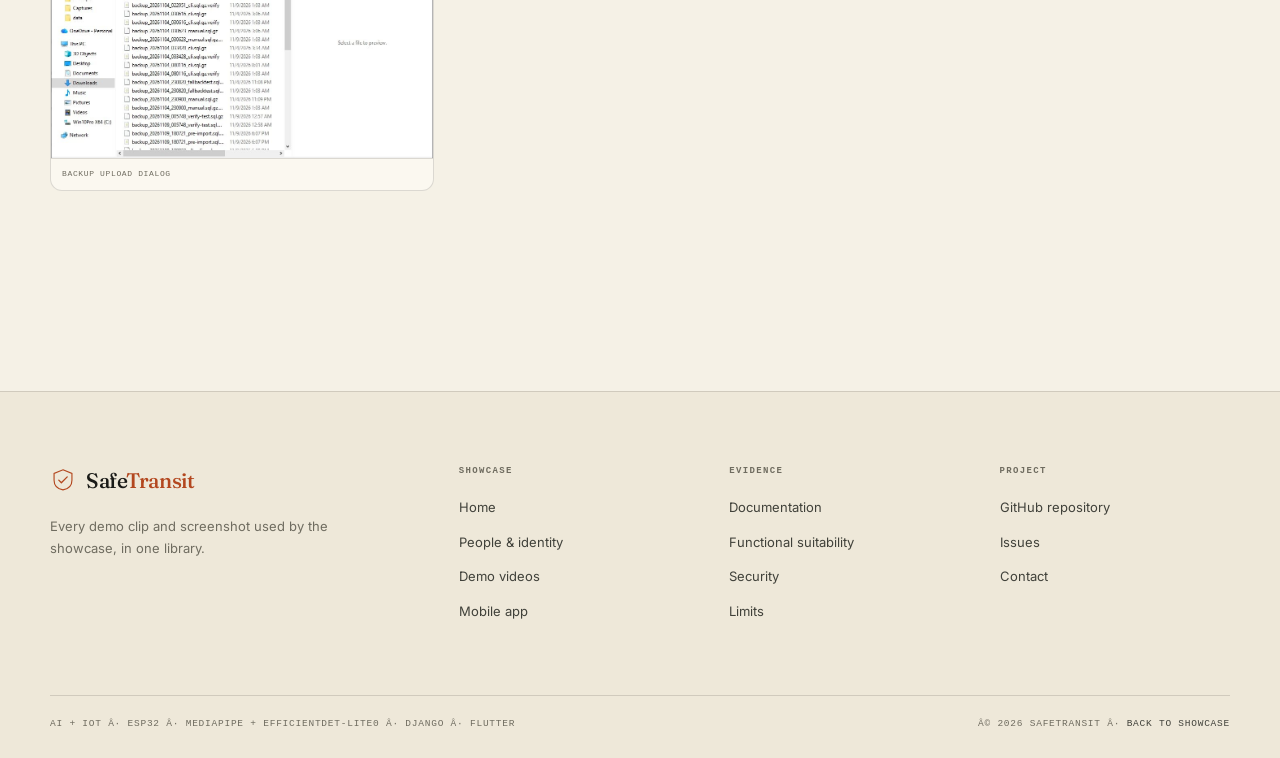
<file: media.html>
<!DOCTYPE html>
<html lang="en">
<head>
  <meta charset="utf-8">
  <meta name="viewport" content="width=device-width, initial-scale=1">
  <title>Media library â€” SafeTransit</title>
  <meta name="description" content="Every SafeTransit demo clip and screenshot from the CPS folder: driver safety, passenger counting, GPS, accounts, and reports.">
  <meta name="theme-color" content="#f5f1e6">
  <link rel="icon" href="assets/favicon.svg" type="image/svg+xml">
  <link rel="preconnect" href="https://fonts.googleapis.com">
  <link rel="preconnect" href="https://fonts.gstatic.com" crossorigin>
  <link href="https://fonts.googleapis.com/css2?family=Fraunces:ital,opsz,wght@0,9..144,300..700;1,9..144,300..700&family=Inter:wght@300..700&display=swap" rel="stylesheet">
  <link rel="stylesheet" href="assets/styles.css">
  <script>
    (function () {
      try {
        var t = localStorage.getItem("safetransit-theme");
        if (!t) t = window.matchMedia("(prefers-color-scheme: dark)").matches ? "dark" : "light";
        document.documentElement.dataset.theme = t;
      } catch (e) {}
    })();
  </script>
</head>
<body>
  <a class="skip-link" href="#mediaMain">Skip to media</a>
  <div class="progress" aria-hidden="true"><span id="progressBar"></span></div>

  <header class="site-header" id="siteHeader">
    <div class="wrap header-inner">
      <a class="brand" href="index.html" aria-label="SafeTransit home">
        <svg class="brand-mark" viewBox="0 0 32 32" fill="none" aria-hidden="true">
          <path d="M16 3.5 27 8v8.2c0 6.3-4.6 10.7-11 12-6.4-1.3-11-5.7-11-12V8Z" stroke="currentColor" stroke-width="1.4"/>
          <path d="m10.8 16.2 3.2 3.2 7.2-7.2" stroke="currentColor" stroke-width="1.6" stroke-linecap="round" stroke-linejoin="round"/>
        </svg>
        <span class="brand-name">Safe<span>Transit</span></span>
      </a>

      <nav class="site-nav" id="siteNav" aria-label="Primary">
        <a href="index.html#overview">Overview</a>
        <a href="index.html#demo">Demo</a>
        <a href="index.html#trip">Trip</a>
        <a href="index.html#people">People</a>
        <a href="index.html#hardware">Hardware</a>
        <a href="index.html#dashboard">Dashboard</a>
        <a href="index.html#mobile">Mobile</a>
        <a href="media.html" aria-current="page">Media</a>
        <a class="mobile-only" href="documentation.html">Evidence</a>
      </nav>

      <div class="header-actions">
        <a class="btn btn-primary" href="index.html">Back to showcase</a>
        <button class="icon-btn theme-toggle" type="button" aria-label="Switch color theme" aria-pressed="false">
          <svg class="icon-sun" viewBox="0 0 24 24" fill="none" stroke="currentColor" stroke-width="1.6" stroke-linecap="round" aria-hidden="true"><circle cx="12" cy="12" r="4"/><path d="M12 2v2M12 20v2M4.9 4.9l1.4 1.4M17.7 17.7l1.4 1.4M2 12h2M20 12h2M4.9 19.1l1.4-1.4M17.7 6.3l1.4-1.4"/></svg>
          <svg class="icon-moon" viewBox="0 0 24 24" fill="none" stroke="currentColor" stroke-width="1.6" stroke-linecap="round" stroke-linejoin="round" aria-hidden="true"><path d="M21 12.8A9 9 0 1 1 11.2 3a7 7 0 0 0 9.8 9.8Z"/></svg>
        </button>
        <button class="icon-btn menu-btn" type="button" aria-label="Open menu" aria-expanded="false" aria-controls="siteNav">
          <svg viewBox="0 0 24 24" fill="none" stroke="currentColor" stroke-width="1.6" stroke-linecap="round" aria-hidden="true"><path d="M4 7h16M4 12h16M4 17h16"/></svg>
        </button>
      </div>
    </div>
  </header>

  <main id="mediaMain">
    <section class="doc-hero">
      <div class="wrap">
        <p class="eyebrow">Media library Â· CPS</p>
        <h1>Every clip, <em>in one place.</em></h1>
        <p>
          All 28 videos and the usable screenshots from the project's <code>CPS</code> folder,
          compressed for the web and grouped by module. Click any card to play it or enlarge it.
        </p>
        <div class="doc-meta">
          <span><b>Videos</b> 28</span>
          <span><b>Screenshots</b> 16</span>
          <span><b>Source</b> CPS / Images + Video</span>
          <span><b>Format</b> H.264 MP4 Â· JPEG</span>
        </div>
      </div>
    </section>

    <div class="wrap" style="padding-top:clamp(40px,5vw,64px);padding-bottom:100px">
      <div class="media-note">
        <strong>Before you publish.</strong> The ID clip is blurred because the source card holds a real
        licence. The remaining clips include demo driver names, faces and local IPs. Review them for
        privacy before making the repository public.
      </div>
      <section class="media-group"><div class="media-group-head"><h2>Driver safety</h2><span>5 clips</span></div><p class="lede" style="margin-top:12px">The driver-facing loop: camera, profile, alert, buzzer and the face check.</p><div class="media-grid"><a class="media-card" href="#" data-media data-type="video" data-src="assets/video/driver-alert.mp4" data-title="Driver camera + alert" data-caption="Live driver feed, two-model AI overlay and the dashboard alert during a trip."><span class="media-play" aria-hidden="true"><svg viewBox="0 0 24 24" fill="currentColor"><path d="M8 5v14l11-7z"/></svg></span><img src="assets/img/poster-driver-alert.jpg" alt="Driver camera + alert â€” SafeTransit" loading="lazy" decoding="async"><div class="media-card-body"><span class="media-tag">Driver safety Â· 18s</span><h3>Driver camera + alert</h3><p>Live driver feed, MediaPipe overlay and the dashboard alert during a trip.</p></div></a><a class="media-card" href="#" data-media data-type="video" data-src="assets/video/driver-profile.mp4" data-title="Driver profile &amp; scorecard" data-caption="A driver&#x27;s safety score, flags, recent activity and printable scorecard."><span class="media-play" aria-hidden="true"><svg viewBox="0 0 24 24" fill="currentColor"><path d="M8 5v14l11-7z"/></svg></span><img src="assets/img/poster-driver-profile.jpg" alt="Driver profile &amp; scorecard â€” SafeTransit" loading="lazy" decoding="async"><div class="media-card-body"><span class="media-tag">Driver safety Â· 12s</span><h3>Driver profile &amp; scorecard</h3><p>A driver&#x27;s safety score, flags, recent activity and printable scorecard.</p></div></a><a class="media-card" href="#" data-media data-type="video" data-src="assets/video/alerts.mp4" data-title="Alerts and saved clips" data-caption="The alerts page: severity, search, saved clips and the clip recycle bin."><span class="media-play" aria-hidden="true"><svg viewBox="0 0 24 24" fill="currentColor"><path d="M8 5v14l11-7z"/></svg></span><img src="assets/img/poster-alerts.jpg" alt="Alerts and saved clips â€” SafeTransit" loading="lazy" decoding="async"><div class="media-card-body"><span class="media-tag">Driver safety Â· 12s</span><h3>Alerts and saved clips</h3><p>The alerts page: severity, search, saved clips and the clip recycle bin.</p></div></a><a class="media-card portrait" href="#" data-media data-type="video" data-src="assets/video/buzzer.mp4" data-title="Buzzer notification" data-caption="The in-cabin buzzer that sounds when a drowsiness threshold is crossed."><span class="media-play" aria-hidden="true"><svg viewBox="0 0 24 24" fill="currentColor"><path d="M8 5v14l11-7z"/></svg></span><img src="assets/img/poster-buzzer.jpg" alt="Buzzer notification â€” SafeTransit" loading="lazy" decoding="async"><div class="media-card-body"><span class="media-tag">Driver safety Â· 11s</span><h3>Buzzer notification</h3><p>The in-cabin buzzer that sounds when a drowsiness threshold is crossed.</p></div></a><a class="media-card portrait" href="#" data-media data-type="video" data-src="assets/video/scan-face.mp4" data-title="Face scan (auto-switch)" data-caption="The pre-shift face scan compares the live face with the enrolled profile. A confident match switches the active driver automatically."><span class="media-play" aria-hidden="true"><svg viewBox="0 0 24 24" fill="currentColor"><path d="M8 5v14l11-7z"/></svg></span><img src="assets/img/poster-scan-face.jpg" style="object-position:center 45%" alt="SafeTransit mobile face scan with the liveness oval â€” SafeTransit" loading="lazy" decoding="async"><div class="media-card-body"><span class="media-tag">Driver safety Â· 16s</span><h3>Face scan (auto-switch)</h3><p>The pre-shift face scan matches an enrolled driver and switches the active driver automatically.</p></div></a></div></section><section class="media-group"><div class="media-group-head"><h2>Trigger demos</h2><span>3 clips</span></div><p class="lede" style="margin-top:12px">The three new trigger captures: drowsiness, phone call and phone texting.</p><div class="media-grid"><a class="media-card" href="#" data-media data-type="video" data-src="assets/video/drowsiness-trigger.mp4" data-title="Drowsiness trigger" data-caption="Eyes closing; the score rises to 65/100 and the alert is raised."><span class="media-play" aria-hidden="true"><svg viewBox="0 0 24 24" fill="currentColor"><path d="M8 5v14l11-7z"/></svg></span><img src="assets/img/poster-drowsiness-trigger.jpg" alt="Drowsiness trigger â€” SafeTransit" loading="lazy" decoding="async"><div class="media-card-body"><span class="media-tag">Trigger demos Â· 20s</span><h3>Drowsiness trigger</h3><p>Eyes closing; the score rises to 65/100 and the alert is raised.</p></div></a><a class="media-card" href="#" data-media data-type="video" data-src="assets/video/phone-call-trigger.mp4" data-title="Phone call trigger" data-caption="BEHAVIOUR: PHONE_CALL while the hand is at the ear."><span class="media-play" aria-hidden="true"><svg viewBox="0 0 24 24" fill="currentColor"><path d="M8 5v14l11-7z"/></svg></span><img src="assets/img/poster-phone-call-trigger.jpg" alt="Phone call trigger â€” SafeTransit" loading="lazy" decoding="async"><div class="media-card-body"><span class="media-tag">Trigger demos Â· 22s</span><h3>Phone call trigger</h3><p>BEHAVIOUR: PHONE_CALL while the hand is at the ear.</p></div></a><a class="media-card" href="#" data-media data-type="video" data-src="assets/video/phone-texting-trigger.mp4" data-title="Phone texting trigger" data-caption="BEHAVIOUR: PHONE_TEXTING while the phone is held."><span class="media-play" aria-hidden="true"><svg viewBox="0 0 24 24" fill="currentColor"><path d="M8 5v14l11-7z"/></svg></span><img src="assets/img/poster-phone-texting-trigger.jpg" alt="Phone texting trigger â€” SafeTransit" loading="lazy" decoding="async"><div class="media-card-body"><span class="media-tag">Trigger demos Â· 16s</span><h3>Phone texting trigger</h3><p>BEHAVIOUR: PHONE_TEXTING while the phone is held.</p></div></a></div></section><section class="media-group"><div class="media-group-head"><h2>Passenger counting</h2><span>4 clips</span></div><p class="lede" style="margin-top:12px">Two IR beams at the door; the dashboard shows the count and capacity.</p><div class="media-grid"><a class="media-card" href="#" data-media data-type="video" data-src="assets/video/passenger-count.mp4" data-title="Passenger in â€” door rig" data-caption="The IR beam pair on the bench as a hand breaks the beam."><span class="media-play" aria-hidden="true"><svg viewBox="0 0 24 24" fill="currentColor"><path d="M8 5v14l11-7z"/></svg></span><img src="assets/img/poster-passenger-count.jpg" alt="Passenger in â€” door rig â€” SafeTransit" loading="lazy" decoding="async"><div class="media-card-body"><span class="media-tag">Passenger counting Â· 6s</span><h3>Passenger in â€” door rig</h3><p>The IR beam pair on the bench as a hand breaks the beam.</p></div></a><a class="media-card" href="#" data-media data-type="video" data-src="assets/video/passenger-in-1.mp4" data-title="Passenger in â€” dashboard" data-caption="The dashboard count as a passenger enters."><span class="media-play" aria-hidden="true"><svg viewBox="0 0 24 24" fill="currentColor"><path d="M8 5v14l11-7z"/></svg></span><img src="assets/img/poster-passenger-in-1.jpg" alt="Passenger in â€” dashboard â€” SafeTransit" loading="lazy" decoding="async"><div class="media-card-body"><span class="media-tag">Passenger Â· 15s</span><h3>Passenger in â€” dashboard</h3><p>The dashboard count as a passenger enters.</p></div></a><a class="media-card" href="#" data-media data-type="video" data-src="assets/video/passenger-out.mp4" data-title="Passenger out â€” door rig" data-caption="The door rig during an exit event."><span class="media-play" aria-hidden="true"><svg viewBox="0 0 24 24" fill="currentColor"><path d="M8 5v14l11-7z"/></svg></span><img src="assets/img/poster-passenger-out.jpg" alt="Passenger out â€” door rig â€” SafeTransit" loading="lazy" decoding="async"><div class="media-card-body"><span class="media-tag">Passenger counting Â· 11s</span><h3>Passenger out â€” door rig</h3><p>The door rig during an exit event.</p></div></a><a class="media-card" href="#" data-media data-type="video" data-src="assets/video/passenger-out-1.mp4" data-title="Passenger out â€” dashboard" data-caption="The dashboard count as a passenger exits."><span class="media-play" aria-hidden="true"><svg viewBox="0 0 24 24" fill="currentColor"><path d="M8 5v14l11-7z"/></svg></span><img src="assets/img/poster-passenger-out-1.jpg" alt="Passenger out â€” dashboard â€” SafeTransit" loading="lazy" decoding="async"><div class="media-card-body"><span class="media-tag">Passenger Â· 20s</span><h3>Passenger out â€” dashboard</h3><p>The dashboard count as a passenger exits.</p></div></a></div></section><section class="media-group"><div class="media-group-head"><h2>GPS &amp; devices</h2><span>2 clips</span></div><p class="lede" style="margin-top:12px">Where the vehicle is and whether the kit is healthy.</p><div class="media-grid"><a class="media-card" href="#" data-media data-type="video" data-src="assets/video/gps-tracking.mp4" data-title="GPS tracking" data-caption="The live map, vehicle fix, speed and satellite status."><span class="media-play" aria-hidden="true"><svg viewBox="0 0 24 24" fill="currentColor"><path d="M8 5v14l11-7z"/></svg></span><img src="assets/img/poster-gps-tracking.jpg" alt="GPS tracking â€” SafeTransit" loading="lazy" decoding="async"><div class="media-card-body"><span class="media-tag">GPS &amp; devices Â· 8s</span><h3>GPS tracking</h3><p>The live map, vehicle fix, speed and satellite status.</p></div></a><a class="media-card portrait" href="#" data-media data-type="video" data-src="assets/video/device-setup.mp4" data-title="Device setup â€” mobile" data-caption="The phone flow for joining the hotspot, sending Wi-Fi details and finding the address."><span class="media-play" aria-hidden="true"><svg viewBox="0 0 24 24" fill="currentColor"><path d="M8 5v14l11-7z"/></svg></span><img src="assets/img/poster-device-setup.jpg" alt="Device setup â€” mobile â€” SafeTransit" loading="lazy" decoding="async"><div class="media-card-body"><span class="media-tag">Mobile Â· 47s</span><h3>Device setup â€” mobile</h3><p>The phone flow for joining the hotspot, sending Wi-Fi details and finding the address.</p></div></a></div></section><section class="media-group"><div class="media-group-head"><h2>Accounts &amp; identity</h2><span>10 clips</span></div><p class="lede" style="margin-top:12px">Sign-in, registration, OTP, driver records and the admin tools around them.</p><div class="media-grid"><a class="media-card" href="#" data-media data-type="video" data-src="assets/video/login.mp4" data-title="Web login" data-caption="The operator login screen for the web dashboard."><span class="media-play" aria-hidden="true"><svg viewBox="0 0 24 24" fill="currentColor"><path d="M8 5v14l11-7z"/></svg></span><img src="assets/img/poster-login.jpg" alt="Web login â€” SafeTransit" loading="lazy" decoding="async"><div class="media-card-body"><span class="media-tag">Accounts Â· 10s</span><h3>Web login</h3><p>The operator login screen for the web dashboard.</p></div></a><a class="media-card portrait" href="#" data-media data-type="video" data-src="assets/video/login-mobile.mp4" data-title="Mobile login" data-caption="The Android sign-in screen and server connection settings."><span class="media-play" aria-hidden="true"><svg viewBox="0 0 24 24" fill="currentColor"><path d="M8 5v14l11-7z"/></svg></span><img src="assets/img/poster-login-mobile.jpg" alt="Mobile login â€” SafeTransit" loading="lazy" decoding="async"><div class="media-card-body"><span class="media-tag">Mobile Â· 10s</span><h3>Mobile login</h3><p>The Android sign-in screen and server connection settings.</p></div></a><a class="media-card" href="#" data-media data-type="video" data-src="assets/video/account-activation.mp4" data-title="Account activation" data-caption="The OTP and account-approval flow for a new operator."><span class="media-play" aria-hidden="true"><svg viewBox="0 0 24 24" fill="currentColor"><path d="M8 5v14l11-7z"/></svg></span><img src="assets/img/poster-account-activation.jpg" alt="Account activation â€” SafeTransit" loading="lazy" decoding="async"><div class="media-card-body"><span class="media-tag">Accounts Â· 85s</span><h3>Account activation</h3><p>The OTP and account-approval flow for a new operator.</p></div></a><a class="media-card" href="#" data-media data-type="video" data-src="assets/video/add-delete-user.mp4" data-title="Add and delete user" data-caption="Creating, removing and restoring an operator or conductor account."><span class="media-play" aria-hidden="true"><svg viewBox="0 0 24 24" fill="currentColor"><path d="M8 5v14l11-7z"/></svg></span><img src="assets/img/poster-add-delete-user.jpg" alt="Add and delete user â€” SafeTransit" loading="lazy" decoding="async"><div class="media-card-body"><span class="media-tag">Accounts Â· 24s</span><h3>Add and delete user</h3><p>Creating, removing and restoring an operator or conductor account.</p></div></a><a class="media-card" href="#" data-media data-type="video" data-src="assets/video/add-driver-restore.mp4" data-title="Add, delete and restore driver" data-caption="Driver records: add, remove and restore from the archive."><span class="media-play" aria-hidden="true"><svg viewBox="0 0 24 24" fill="currentColor"><path d="M8 5v14l11-7z"/></svg></span><img src="assets/img/poster-add-driver-restore.jpg" alt="Add, delete and restore driver â€” SafeTransit" loading="lazy" decoding="async"><div class="media-card-body"><span class="media-tag">Accounts &amp; identity Â· 12s</span><h3>Add, delete and restore driver</h3><p>Driver records: add, remove and restore from the archive.</p></div></a><a class="media-card portrait" href="#" data-media data-type="video" data-src="assets/video/add-driver-mobile.mp4" data-title="Add driver â€” mobile" data-caption="Registering a driver from the phone: name, ID number, email and licence."><span class="media-play" aria-hidden="true"><svg viewBox="0 0 24 24" fill="currentColor"><path d="M8 5v14l11-7z"/></svg></span><img src="assets/img/poster-add-driver-mobile.jpg" alt="Add driver â€” mobile â€” SafeTransit" loading="lazy" decoding="async"><div class="media-card-body"><span class="media-tag">Accounts &amp; identity Â· 12s</span><h3>Add driver â€” mobile</h3><p>Registering a driver from the phone: name, ID number, email and licence.</p></div></a><a class="media-card portrait" href="#" data-media data-type="video" data-src="assets/video/id-scan.mp4" data-title="Scan ID â€” mobile" data-caption="The ID capture screen; the licence details are blurred in this public copy."><span class="media-play" aria-hidden="true"><svg viewBox="0 0 24 24" fill="currentColor"><path d="M8 5v14l11-7z"/></svg></span><img src="assets/img/poster-id-scan.jpg" alt="Scan ID â€” mobile â€” SafeTransit" loading="lazy" decoding="async"><div class="media-card-body"><span class="media-tag">Accounts &amp; identity Â· 10s</span><h3>Scan ID â€” mobile</h3><p>The ID capture screen; the licence details are blurred in this public copy.</p></div></a><a class="media-card" href="#" data-media data-type="video" data-src="assets/video/bulk-upload.mp4" data-title="Bulk upload drivers" data-caption="Importing several driver records from a spreadsheet or CSV."><span class="media-play" aria-hidden="true"><svg viewBox="0 0 24 24" fill="currentColor"><path d="M8 5v14l11-7z"/></svg></span><img src="assets/img/poster-bulk-upload.jpg" alt="Bulk upload drivers â€” SafeTransit" loading="lazy" decoding="async"><div class="media-card-body"><span class="media-tag">Admin Â· 30s</span><h3>Bulk upload drivers</h3><p>Importing several driver records from a spreadsheet or CSV.</p></div></a><a class="media-card" href="#" data-media data-type="video" data-src="assets/video/import-export.mp4" data-title="Import / export database" data-caption="Moving the database in and out of the local server."><span class="media-play" aria-hidden="true"><svg viewBox="0 0 24 24" fill="currentColor"><path d="M8 5v14l11-7z"/></svg></span><img src="assets/img/poster-import-export.jpg" alt="Import / export database â€” SafeTransit" loading="lazy" decoding="async"><div class="media-card-body"><span class="media-tag">Accounts &amp; identity Â· 12s</span><h3>Import / export database</h3><p>Moving the database in and out of the local server.</p></div></a><a class="media-card" href="#" data-media data-type="video" data-src="assets/video/system-logs.mp4" data-title="System logs" data-caption="The activity log for account changes, deletions and alerts."><span class="media-play" aria-hidden="true"><svg viewBox="0 0 24 24" fill="currentColor"><path d="M8 5v14l11-7z"/></svg></span><img src="assets/img/poster-system-logs.jpg" alt="System logs â€” SafeTransit" loading="lazy" decoding="async"><div class="media-card-body"><span class="media-tag">Admin Â· 24s</span><h3>System logs</h3><p>The activity log for account changes, deletions and alerts.</p></div></a></div></section><section class="media-group"><div class="media-group-head"><h2>Reports &amp; review</h2><span>4 clips</span></div><p class="lede" style="margin-top:12px">What the shift leaves behind for the operator.</p><div class="media-grid"><a class="media-card" href="#" data-media data-type="video" data-src="assets/video/live-safety-trends.mp4" data-title="Live safety trends" data-caption="The safety-trend cards and alert frequency for the selected period."><span class="media-play" aria-hidden="true"><svg viewBox="0 0 24 24" fill="currentColor"><path d="M8 5v14l11-7z"/></svg></span><img src="assets/img/poster-live-safety-trends.jpg" alt="Live safety trends â€” SafeTransit" loading="lazy" decoding="async"><div class="media-card-body"><span class="media-tag">Reports &amp; review · 25s</span><h3>Live safety trends</h3><p>The safety-trend cards and alert frequency for the selected period.</p></div></a><a class="media-card" href="#" data-media data-type="video" data-src="assets/video/violation-reports.mp4" data-title="Violation reports" data-caption="Per-driver violations with totals, risk bands and export actions."><span class="media-play" aria-hidden="true"><svg viewBox="0 0 24 24" fill="currentColor"><path d="M8 5v14l11-7z"/></svg></span><img src="assets/img/poster-violation-reports.jpg" alt="Violation reports â€” SafeTransit" loading="lazy" decoding="async"><div class="media-card-body"><span class="media-tag">Reports Â· 22s</span><h3>Violation reports</h3><p>Per-driver violations with totals, risk bands and export actions.</p></div></a><a class="media-card" href="#" data-media data-type="video" data-src="assets/video/trip-review.mp4" data-title="Trip review" data-caption="The finished-shift review queue for flagging or clearing a driver."><span class="media-play" aria-hidden="true"><svg viewBox="0 0 24 24" fill="currentColor"><path d="M8 5v14l11-7z"/></svg></span><img src="assets/img/poster-trip-review.jpg" alt="Trip review â€” SafeTransit" loading="lazy" decoding="async"><div class="media-card-body"><span class="media-tag">Reports Â· 18s</span><h3>Trip review</h3><p>The finished-shift review queue for flagging or clearing a driver.</p></div></a><a class="media-card" href="#" data-media data-type="video" data-src="assets/video/recordings-clips.mp4" data-title="Recordings &amp; deleted clips" data-caption="The clip library and recycle bin for saved alert footage."><span class="media-play" aria-hidden="true"><svg viewBox="0 0 24 24" fill="currentColor"><path d="M8 5v14l11-7z"/></svg></span><img src="assets/img/poster-recordings-clips.jpg" alt="Recordings &amp; deleted clips â€” SafeTransit" loading="lazy" decoding="async"><div class="media-card-body"><span class="media-tag">Alerts Â· 14s</span><h3>Recordings &amp; deleted clips</h3><p>The clip library and recycle bin for saved alert footage.</p></div></a></div></section>
      <section class="media-group" id="screenshots">
        <div class="media-group-head"><h2>Screenshots</h2><span>16 images</span></div>
        <p class="lede" style="margin-top:12px">The dashboard, hardware and mobile screens used across the showcase.</p>
        <div class="image-grid"><a class="image-card" href="#" data-media data-type="image" data-src="assets/img/dashboard.jpg" data-title="Dashboard Â· cameras and sensors" data-caption="Live driver and passenger feeds with device health."><img src="assets/img/dashboard.jpg" alt="Dashboard Â· cameras and sensors â€” SafeTransit" loading="lazy" decoding="async"><span>Dashboard Â· cameras and sensors</span></a><a class="image-card" href="#" data-media data-type="image" data-src="assets/img/sensors.jpg" data-title="Device health" data-caption="Both cameras, the IR node, GPS and the safety-alert monitor."><img src="assets/img/sensors.jpg" alt="Device health â€” SafeTransit" loading="lazy" decoding="async"><span>Device health</span></a><a class="image-card" href="#" data-media data-type="image" data-src="assets/img/gps.jpg" data-title="GPS map" data-caption="Leaflet map with the live vehicle fix and speed."><img src="assets/img/gps.jpg" alt="GPS map â€” SafeTransit" loading="lazy" decoding="async"><span>GPS map</span></a><a class="image-card" href="#" data-media data-type="image" data-src="assets/img/analytics.jpg" data-title="Analytics" data-caption="Driver, passenger, GPS and system-health panels."><img src="assets/img/analytics.jpg" alt="Analytics â€” SafeTransit" loading="lazy" decoding="async"><span>Analytics</span></a><a class="image-card" href="#" data-media data-type="image" data-src="assets/img/reports.jpg" data-title="Reports" data-caption="Safety score, alert frequency, passenger trend and AI insights."><img src="assets/img/reports.jpg" alt="Reports â€” SafeTransit" loading="lazy" decoding="async"><span>Reports</span></a><a class="image-card" href="#" data-media data-type="image" data-src="assets/img/trip-driver.jpg" data-title="Driver camera" data-caption="The driver page with the AI overlay and camera health."><img src="assets/img/trip-driver.jpg" alt="Driver camera â€” SafeTransit" loading="lazy" decoding="async"><span>Driver camera</span></a><a class="image-card" href="#" data-media data-type="image" data-src="assets/img/trip-passenger.jpg" data-title="Door rig" data-caption="Two IR beam modules across the door frame."><img src="assets/img/trip-passenger.jpg" alt="Door rig â€” SafeTransit" loading="lazy" decoding="async"><span>Door rig</span></a><a class="image-card" href="#" data-media data-type="image" data-src="assets/img/trip-preshift.jpg" data-title="Driver check" data-caption="The mobile pre-shift self-assessment."><img src="assets/img/trip-preshift.jpg" alt="Driver check â€” SafeTransit" loading="lazy" decoding="async"><span>Driver check</span></a><a class="image-card" href="#" data-media data-type="image" data-src="assets/img/mobile-live.jpg" data-title="Mobile live view" data-caption="The Android app&#x27;s live camera and sensor screen."><img src="assets/img/mobile-live.jpg" alt="Mobile live view â€” SafeTransit" loading="lazy" decoding="async"><span>Mobile live view</span></a><a class="image-card" href="#" data-media data-type="image" data-src="assets/img/mobile-setup.jpg" data-title="Mobile device setup" data-caption="The app&#x27;s three-step device setup screen."><img src="assets/img/mobile-setup.jpg" alt="Mobile device setup â€” SafeTransit" loading="lazy" decoding="async"><span>Mobile device setup</span></a><a class="image-card" href="#" data-media data-type="image" data-src="assets/img/hardware-camera.jpg" data-title="ESP32-CAM" data-caption="The camera module used for the driver and passenger feeds."><img src="assets/img/hardware-camera.jpg" alt="ESP32-CAM â€” SafeTransit" loading="lazy" decoding="async"><span>ESP32-CAM</span></a><a class="image-card" href="#" data-media data-type="image" data-src="assets/img/hardware-ir.jpg" data-title="IR beam sensor" data-caption="One of the two door-count beam modules."><img src="assets/img/hardware-ir.jpg" alt="IR beam sensor â€” SafeTransit" loading="lazy" decoding="async"><span>IR beam sensor</span></a><a class="image-card" href="#" data-media data-type="image" data-src="assets/img/hardware-node.jpg" data-title="Sensor node" data-caption="The ESP32 wired to the IR beams on the bench."><img src="assets/img/hardware-node.jpg" alt="Sensor node â€” SafeTransit" loading="lazy" decoding="async"><span>Sensor node</span></a><a class="image-card" href="#" data-media data-type="image" data-src="assets/img/hardware-gps-case.jpg" data-title="GPS + buzzer node" data-caption="The ESP32 and NEO-7M inside the clear case."><img src="assets/img/hardware-gps-case.jpg" alt="GPS + buzzer node â€” SafeTransit" loading="lazy" decoding="async"><span>GPS + buzzer node</span></a><a class="image-card" href="#" data-media data-type="image" data-src="assets/img/bulk-upload.jpg" data-title="Bulk upload dialog" data-caption="The file picker used to import driver records."><img src="assets/img/bulk-upload.jpg" alt="Bulk upload dialog â€” SafeTransit" loading="lazy" decoding="async"><span>Bulk upload dialog</span></a><a class="image-card" href="#" data-media data-type="image" data-src="assets/img/upload-backup.jpg" data-title="Backup upload dialog" data-caption="The file picker used to restore a database backup."><img src="assets/img/upload-backup.jpg" alt="Backup upload dialog â€” SafeTransit" loading="lazy" decoding="async"><span>Backup upload dialog</span></a></div>
      </section>
    </div>
  </main>

  <footer class="site-footer">
    <div class="wrap">
      <div class="footer-grid">
        <div class="footer-brand">
          <a class="brand" href="index.html" aria-label="SafeTransit home">
            <svg class="brand-mark" viewBox="0 0 32 32" fill="none" aria-hidden="true">
              <path d="M16 3.5 27 8v8.2c0 6.3-4.6 10.7-11 12-6.4-1.3-11-5.7-11-12V8Z" stroke="currentColor" stroke-width="1.4"/>
              <path d="m10.8 16.2 3.2 3.2 7.2-7.2" stroke="currentColor" stroke-width="1.6" stroke-linecap="round" stroke-linejoin="round"/>
            </svg>
            <span class="brand-name">Safe<span>Transit</span></span>
          </a>
          <p>Every demo clip and screenshot used by the showcase, in one library.</p>
        </div>
        <div class="footer-col"><h4>Showcase</h4><ul>
          <li><a href="index.html">Home</a></li>
          <li><a href="index.html#people">People &amp; identity</a></li>
          <li><a href="index.html#demo">Demo videos</a></li>
          <li><a href="index.html#mobile">Mobile app</a></li>
        </ul></div>
        <div class="footer-col"><h4>Evidence</h4><ul>
          <li><a href="documentation.html">Documentation</a></li>
          <li><a href="documentation.html#functional">Functional suitability</a></li>
          <li><a href="documentation.html#security">Security</a></li>
          <li><a href="documentation.html#limits">Limits</a></li>
        </ul></div>
        <div class="footer-col"><h4>Project</h4><ul>
          <li><a href="https://github.com/your-username/safetransit-showcase">GitHub repository</a></li>
          <li><a href="https://github.com/your-username/safetransit-showcase/issues">Issues</a></li>
          <li><a href="mailto:hello@example.com">Contact</a></li>
        </ul></div>
      </div>
      <div class="footer-bottom">
        <span>AI + IoT Â· ESP32 Â· MediaPipe + EfficientDet-Lite0 Â· Django Â· Flutter</span>
        <span>Â© <span id="year">2026</span> SafeTransit Â· <a href="index.html">Back to showcase</a></span>
      </div>
    </div>
  </footer>

  <script src="assets/app.js" defer></script>
</body>
</html>
</file>
<file: assets/styles.css>
/* ============================================================
   Beacon showcase — design system
   Sections:
   01. Tokens
   02. Reset & base
   03. Utilities & layout
   04. Header & navigation
   05. Buttons & links
   06. Hero
   07. Stats
   08. Sections
   09. Overview
   10. Flow & UI mockups
   11. Hardware
   12. Software / dashboard
   13. Rules
   14. Config
   15. Why / CTA
   16. Footer
   17. Documentation page
   18. Motion & responsive
   19. Print
   ============================================================ */

/* 01. Tokens ------------------------------------------------ */
:root {
  --paper: #f5f1e6;
  --paper-soft: #eee8d9;
  --card: #fbf8f0;
  --ink: #191a17;
  --ink-soft: #40413a;
  --muted: #6f6c60;
  --line: rgba(25, 26, 23, 0.14);
  --line-strong: rgba(25, 26, 23, 0.28);
  --accent: #b3471f;
  --accent-soft: rgba(179, 71, 31, 0.1);
  --green: #2e5b4c;
  --green-soft: rgba(46, 91, 76, 0.09);
  --amber: #8a5d0a;
  --red: #9c3527;
  --panel: #1c211c;
  --panel-2: #222821;
  --panel-ink: #f3eee2;
  --panel-muted: #a4ac9e;
  --panel-line: rgba(243, 238, 226, 0.12);
  --shadow: 0 30px 70px -34px rgba(25, 26, 23, 0.45);
  --shadow-soft: 0 18px 50px -30px rgba(25, 26, 23, 0.3);
  --radius: 18px;
  --radius-sm: 12px;
  --serif: "Fraunces", "Iowan Old Style", "Palatino Linotype", Palatino, Georgia, serif;
  --sans: "Inter", ui-sans-serif, system-ui, -apple-system, "Segoe UI", sans-serif;
  --mono: ui-monospace, "SFMono-Regular", Menlo, Consolas, "Liberation Mono", monospace;
  --wrap: 1180px;
  --header-h: 72px;
  --ease: cubic-bezier(0.22, 1, 0.36, 1);
}

[data-theme="dark"] {
  --paper: #11130f;
  --paper-soft: #171a15;
  --card: #191c16;
  --ink: #eee9dc;
  --ink-soft: #cec9bc;
  --muted: #9d998b;
  --line: rgba(238, 233, 220, 0.14);
  --line-strong: rgba(238, 233, 220, 0.28);
  --accent: #e2835a;
  --accent-soft: rgba(226, 131, 90, 0.13);
  --green: #8fbfa6;
  --green-soft: rgba(143, 191, 166, 0.1);
  --amber: #d8a94a;
  --red: #e08372;
  --panel: #1b201a;
  --panel-2: #20261e;
  --panel-ink: #f3eee2;
  --panel-muted: #a4ac9e;
  --shadow: 0 30px 70px -34px rgba(0, 0, 0, 0.8);
  --shadow-soft: 0 18px 50px -30px rgba(0, 0, 0, 0.7);
}

/* 02. Reset & base ------------------------------------------ */
*,
*::before,
*::after {
  box-sizing: border-box;
}

html {
  scroll-behavior: smooth;
  -webkit-text-size-adjust: 100%;
}

body {
  margin: 0;
  background: var(--paper);
  color: var(--ink);
  font-family: var(--sans);
  font-size: 16px;
  line-height: 1.6;
  -webkit-font-smoothing: antialiased;
  text-rendering: optimizeLegibility;
  overflow-x: hidden;
}

body::before {
  content: "";
  position: fixed;
  inset: 0;
  z-index: 0;
  pointer-events: none;
  opacity: 0.22;
  background-image: url("data:image/svg+xml,%3Csvg xmlns='http://www.w3.org/2000/svg' width='160' height='160'%3E%3Cfilter id='n'%3E%3CfeTurbulence type='fractalNoise' baseFrequency='.85' numOctaves='3' stitchTiles='stitch'/%3E%3C/filter%3E%3Crect width='160' height='160' filter='url(%23n)' opacity='.35'/%3E%3C/svg%3E");
  mix-blend-mode: multiply;
}

[data-theme="dark"] body::before {
  opacity: 0.14;
  mix-blend-mode: screen;
}

main,
.site-header,
.site-footer {
  position: relative;
  z-index: 1;
}

h1,
h2,
h3,
h4,
p,
figure,
ul,
ol {
  margin: 0;
}

ul,
ol {
  padding: 0;
}

img,
svg {
  display: block;
  max-width: 100%;
}

a {
  color: inherit;
  text-decoration: none;
}

button,
input {
  font: inherit;
  color: inherit;
}

button {
  cursor: pointer;
}

::selection {
  background: var(--accent);
  color: #fff;
}

:focus-visible {
  outline: 2px solid var(--accent);
  outline-offset: 3px;
  border-radius: 3px;
}

.skip-link {
  position: absolute;
  top: -100px;
  left: 16px;
  z-index: 200;
  padding: 10px 16px;
  border-radius: 8px;
  background: var(--ink);
  color: var(--paper);
  font-size: 14px;
  transition: top 0.2s;
}

.skip-link:focus {
  top: 12px;
}

/* 03. Utilities & layout ------------------------------------ */
.wrap {
  width: min(100% - 48px, var(--wrap));
  margin-inline: auto;
}

.narrow {
  max-width: 760px;
}

.eyebrow {
  display: inline-flex;
  align-items: center;
  gap: 10px;
  font-family: var(--mono);
  font-size: 11px;
  letter-spacing: 0.16em;
  text-transform: uppercase;
  color: var(--muted);
}

.eyebrow::before {
  content: "";
  width: 22px;
  height: 1px;
  background: var(--accent);
}

.section-num {
  font-family: var(--mono);
  font-size: 11px;
  letter-spacing: 0.12em;
  color: var(--accent);
}

.lede {
  color: var(--ink-soft);
  font-size: clamp(1.02rem, 1.4vw, 1.18rem);
  line-height: 1.7;
}

.muted {
  color: var(--muted);
}

.sr-only {
  position: absolute;
  width: 1px;
  height: 1px;
  padding: 0;
  margin: -1px;
  overflow: hidden;
  clip: rect(0 0 0 0);
  white-space: nowrap;
  border: 0;
}

.rule {
  height: 1px;
  border: 0;
  background: var(--line);
}

/* Reading progress */
.progress {
  position: fixed;
  top: 0;
  left: 0;
  right: 0;
  z-index: 120;
  height: 2px;
  background: transparent;
  pointer-events: none;
}

.progress span {
  display: block;
  height: 100%;
  width: 0;
  background: var(--accent);
  transition: width 0.1s linear;
}

/* 04. Header & navigation ----------------------------------- */
.site-header {
  position: sticky;
  top: 0;
  z-index: 100;
  height: var(--header-h);
  border-bottom: 1px solid transparent;
  transition: background 0.3s var(--ease), border-color 0.3s var(--ease);
}

.site-header.is-scrolled {
  background: color-mix(in srgb, var(--paper) 86%, transparent);
  border-bottom-color: var(--line);
  -webkit-backdrop-filter: blur(16px);
  backdrop-filter: blur(16px);
}

@supports not (background: color-mix(in srgb, red 50%, transparent)) {
  .site-header.is-scrolled {
    background: var(--paper);
  }
}

.header-inner {
  display: flex;
  align-items: center;
  justify-content: space-between;
  gap: 24px;
  height: 100%;
}

.brand {
  display: inline-flex;
  align-items: center;
  gap: 10px;
  flex-shrink: 0;
}

.brand-mark {
  width: 26px;
  height: 26px;
  color: var(--accent);
}

.brand-name {
  font-family: var(--serif);
  font-size: 21px;
  font-weight: 500;
  letter-spacing: -0.02em;
}

.brand-name span {
  color: var(--accent);
}

.site-nav {
  display: flex;
  align-items: center;
  gap: 26px;
}

.site-nav a {
  position: relative;
  font-size: 13px;
  color: var(--muted);
  transition: color 0.2s;
}

.site-nav a::after {
  content: "";
  position: absolute;
  left: 0;
  right: 100%;
  bottom: -6px;
  height: 1px;
  background: var(--accent);
  transition: right 0.25s var(--ease);
}

.site-nav a:hover,
.site-nav a:focus-visible,
.site-nav a[aria-current="page"] {
  color: var(--ink);
}

.site-nav a:hover::after,
.site-nav a:focus-visible::after,
.site-nav a[aria-current="page"]::after {
  right: 0;
}

.header-actions {
  display: flex;
  align-items: center;
  gap: 8px;
  flex-shrink: 0;
}

.icon-btn {
  display: inline-grid;
  place-items: center;
  width: 38px;
  height: 38px;
  padding: 0;
  border: 1px solid var(--line);
  border-radius: 50%;
  background: transparent;
  color: var(--ink-soft);
  transition: border-color 0.2s, color 0.2s, background 0.2s;
}

.icon-btn:hover {
  border-color: var(--line-strong);
  color: var(--ink);
  background: var(--card);
}

.icon-btn svg {
  width: 17px;
  height: 17px;
}

.theme-toggle .icon-moon {
  display: none;
}

[data-theme="dark"] .theme-toggle .icon-sun {
  display: none;
}

[data-theme="dark"] .theme-toggle .icon-moon {
  display: block;
}

.menu-btn {
  display: none;
}

/* 05. Buttons & links --------------------------------------- */
.btn {
  display: inline-flex;
  align-items: center;
  justify-content: center;
  gap: 10px;
  min-height: 46px;
  padding: 0 20px;
  border: 1px solid var(--line-strong);
  border-radius: 999px;
  background: transparent;
  color: var(--ink);
  font-size: 13.5px;
  font-weight: 550;
  letter-spacing: 0.01em;
  transition: background 0.25s var(--ease), color 0.25s var(--ease),
    border-color 0.25s var(--ease), transform 0.25s var(--ease);
}

.btn:hover {
  transform: translateY(-2px);
  border-color: var(--ink);
}

.btn-primary {
  border-color: var(--ink);
  background: var(--ink);
  color: var(--paper);
}

.btn-primary:hover {
  background: var(--accent);
  border-color: var(--accent);
  color: #fff;
}

.btn-accent {
  border-color: var(--accent);
  background: var(--accent);
  color: #fff;
}

.btn-accent:hover {
  background: var(--accent);
  border-color: var(--accent);
  filter: brightness(1.06);
}

.btn-ghost {
  border-color: transparent;
  padding-inline: 8px;
}

.btn-ghost:hover {
  border-color: transparent;
  color: var(--accent);
}

.btn svg {
  width: 15px;
  height: 15px;
  transition: transform 0.25s var(--ease);
}

.btn:hover svg {
  transform: translateX(3px);
}

.link-arrow {
  display: inline-flex;
  align-items: center;
  gap: 8px;
  font-size: 13.5px;
  font-weight: 550;
  color: var(--accent);
  border-bottom: 1px solid transparent;
  transition: border-color 0.2s;
}

.link-arrow:hover {
  border-bottom-color: var(--accent);
}

.link-arrow svg {
  width: 14px;
  height: 14px;
}

/* 06. Hero -------------------------------------------------- */
.hero {
  position: relative;
  padding: clamp(56px, 8vw, 104px) 0 0;
  overflow: hidden;
}

.hero::before {
  content: "";
  position: absolute;
  inset: -20% -10% auto auto;
  width: 760px;
  height: 760px;
  background: radial-gradient(circle, var(--accent-soft) 0%, transparent 64%);
  pointer-events: none;
}

.hero::after {
  content: "";
  position: absolute;
  inset: auto auto -30% -18%;
  width: 620px;
  height: 620px;
  background: radial-gradient(circle, var(--green-soft) 0%, transparent 66%);
  pointer-events: none;
}

.hero-grid {
  position: relative;
  z-index: 2;
  display: grid;
  grid-template-columns: minmax(0, 1.08fr) minmax(340px, 0.92fr);
  align-items: center;
  gap: clamp(40px, 6vw, 84px);
}

.hero-copy {
  max-width: 720px;
  min-width: 0;
}

.hero h1 {
  margin: 22px 0 26px;
  font-family: var(--serif);
  font-size: clamp(3.35rem, 7.2vw, 6.55rem);
  font-weight: 400;
  line-height: 0.91;
  letter-spacing: -0.048em;
  font-variation-settings: "opsz" 100;
}

.hero h1 em {
  font-style: italic;
  color: var(--accent);
  font-variation-settings: "opsz" 100;
}

.hero-lede {
  max-width: 35em;
  color: var(--ink-soft);
  font-size: clamp(1.02rem, 1.5vw, 1.22rem);
  line-height: 1.65;
}

.hero-actions {
  display: flex;
  flex-wrap: wrap;
  align-items: center;
  gap: 12px;
  margin-top: 34px;
}

.hero-meta {
  display: flex;
  flex-wrap: wrap;
  gap: 10px 22px;
  margin-top: 34px;
  padding-top: 22px;
  border-top: 1px solid var(--line);
  font-family: var(--mono);
  font-size: 10px;
  letter-spacing: 0.13em;
  text-transform: uppercase;
  color: var(--muted);
}

.hero-meta span {
  display: inline-flex;
  align-items: center;
  gap: 8px;
}

.hero-meta span::before {
  content: "";
  width: 5px;
  height: 5px;
  border-radius: 50%;
  background: var(--green);
}

.hero-meta span:last-child::before {
  background: var(--accent);
}

/* Instrument panel */
.instrument {
  position: relative;
  width: 100%;
  max-width: 520px;
  margin-inline: auto;
  min-width: 0;
  padding: 20px;
  border: 1px solid rgba(255, 255, 255, 0.09);
  border-radius: 26px;
  background: var(--panel);
  color: var(--panel-ink);
  box-shadow: var(--shadow);
  overflow: hidden;
  isolation: isolate;
}

.instrument::before {
  content: "";
  position: absolute;
  inset: -55% -25% auto auto;
  width: 420px;
  height: 420px;
  background: radial-gradient(circle, rgba(226, 131, 90, 0.22), transparent 62%);
  z-index: -1;
}

.instrument::after {
  content: "";
  position: absolute;
  inset: auto auto -45% -30%;
  width: 360px;
  height: 360px;
  background: radial-gradient(circle, rgba(143, 191, 166, 0.12), transparent 64%);
  z-index: -1;
}

.inst-head {
  display: flex;
  align-items: center;
  justify-content: space-between;
  gap: 16px;
  padding: 2px 4px 18px;
}

.inst-title {
  display: flex;
  align-items: center;
  gap: 9px;
  font-family: var(--mono);
  font-size: 10px;
  letter-spacing: 0.16em;
  text-transform: uppercase;
  color: var(--panel-muted);
}

.live-dot {
  position: relative;
  width: 7px;
  height: 7px;
  border-radius: 50%;
  background: #8fbfa6;
}

.live-dot::after {
  content: "";
  position: absolute;
  inset: -4px;
  border-radius: 50%;
  border: 1px solid rgba(143, 191, 166, 0.55);
  animation: ping 2.2s ease-out infinite;
}

.inst-time {
  font-family: var(--mono);
  font-size: 10px;
  letter-spacing: 0.1em;
  color: var(--panel-muted);
}

.inst-grid {
  display: grid;
  grid-template-columns: 1fr 1fr;
  gap: 1px;
  overflow: hidden;
  border: 1px solid var(--panel-line);
  border-radius: 14px;
  background: var(--panel-line);
}

.inst-cell {
  padding: 16px 16px 15px;
  background: var(--panel);
}

.inst-label {
  display: flex;
  align-items: center;
  justify-content: space-between;
  gap: 8px;
  font-family: var(--mono);
  font-size: 9px;
  letter-spacing: 0.13em;
  text-transform: uppercase;
  color: var(--panel-muted);
}

.inst-value {
  margin-top: 9px;
  font-family: var(--serif);
  font-size: 30px;
  line-height: 1;
  letter-spacing: -0.03em;
}

.inst-value small {
  margin-left: 2px;
  font-family: var(--mono);
  font-size: 10px;
  letter-spacing: 0.04em;
  color: var(--panel-muted);
}

.state {
  display: inline-flex;
  align-items: center;
  gap: 5px;
  font-family: var(--mono);
  font-size: 8px;
  letter-spacing: 0.12em;
  text-transform: uppercase;
}

.state::before {
  content: "";
  width: 4px;
  height: 4px;
  border-radius: 50%;
  background: currentColor;
}

.state-off {
  color: var(--panel-muted);
}

.state-on {
  color: #a8d5bd;
}

.inst-spark {
  display: flex;
  align-items: flex-end;
  gap: 3px;
  height: 30px;
  margin-top: 12px;
}

.inst-spark i {
  flex: 1;
  height: var(--h, 40%);
  border-radius: 2px 2px 0 0;
  background: rgba(143, 191, 166, 0.35);
}

.inst-spark i:nth-last-child(-n + 3) {
  background: rgba(226, 131, 90, 0.75);
}

.inst-log {
  margin-top: 14px;
  padding: 13px 14px;
  border: 1px solid var(--panel-line);
  border-radius: 12px;
  background: rgba(0, 0, 0, 0.14);
}

.inst-log-line {
  display: flex;
  gap: 10px;
  font-family: var(--mono);
  font-size: 10px;
  line-height: 1.8;
  color: var(--panel-muted);
}

.inst-log-line b {
  color: var(--panel-ink);
  font-weight: 500;
}

.inst-log-line .ok {
  color: #a8d5bd;
}

.inst-foot {
  display: flex;
  align-items: center;
  justify-content: space-between;
  gap: 12px;
  margin-top: 14px;
  font-family: var(--mono);
  font-size: 9px;
  letter-spacing: 0.1em;
  text-transform: uppercase;
  color: var(--panel-muted);
}

/* 07. Stats ------------------------------------------------- */
.stats {
  margin-top: clamp(56px, 8vw, 88px);
  border-top: 1px solid var(--line);
  border-bottom: 1px solid var(--line);
}

.stats-grid {
  display: grid;
  grid-template-columns: repeat(4, 1fr);
}

.stat {
  padding: 26px 24px;
  border-left: 1px solid var(--line);
}

.stat:first-child {
  padding-left: 0;
  border-left: 0;
}

.stat b {
  display: block;
  font-family: var(--serif);
  font-size: clamp(1.9rem, 3.4vw, 2.7rem);
  font-weight: 400;
  line-height: 1;
  letter-spacing: -0.04em;
}

.stat span {
  display: block;
  margin-top: 8px;
  font-family: var(--mono);
  font-size: 9.5px;
  letter-spacing: 0.13em;
  text-transform: uppercase;
  color: var(--muted);
}

/* 08. Sections ---------------------------------------------- */
.section {
  padding: clamp(72px, 10vw, 124px) 0;
  border-top: 1px solid var(--line);
  scroll-margin-top: var(--header-h);
}

.section-head {
  display: grid;
  grid-template-columns: 150px minmax(0, 1fr);
  gap: clamp(24px, 4vw, 56px);
  margin-bottom: clamp(40px, 6vw, 64px);
}

.section-head-main {
  min-width: 0;
}

.section-head-main h2 {
  max-width: 18em;
  font-family: var(--serif);
  font-size: clamp(2.1rem, 4.1vw, 3.55rem);
  font-weight: 400;
  line-height: 1.02;
  letter-spacing: -0.035em;
}

.section-head-main h2 em {
  font-style: italic;
  color: var(--accent);
}

.section-head-main p {
  max-width: 40em;
  margin-top: 20px;
  color: var(--ink-soft);
  font-size: 1.02rem;
  line-height: 1.7;
}

.section-side {
  padding-top: 8px;
}

.section-side .section-num {
  display: block;
  margin-bottom: 10px;
}

.section-side p {
  font-size: 12px;
  line-height: 1.6;
  color: var(--muted);
}

/* 09. Overview ---------------------------------------------- */
.overview-grid {
  display: grid;
  grid-template-columns: minmax(0, 1.05fr) minmax(0, 0.95fr);
  gap: clamp(36px, 6vw, 80px);
  align-items: start;
}

.prose p {
  color: var(--ink-soft);
  font-size: 1.02rem;
  line-height: 1.75;
}

.prose p + p {
  margin-top: 18px;
}

.prose strong {
  color: var(--ink);
  font-weight: 600;
}

.pullquote {
  margin: 34px 0 0;
  padding: 4px 0 4px 24px;
  border-left: 2px solid var(--accent);
  font-family: var(--serif);
  font-size: clamp(1.45rem, 2.6vw, 1.95rem);
  font-style: italic;
  line-height: 1.3;
  letter-spacing: -0.02em;
  color: var(--ink);
}

.principles {
  display: grid;
  grid-template-columns: 1fr 1fr;
  gap: 1px;
  overflow: hidden;
  border: 1px solid var(--line);
  border-radius: var(--radius);
  background: var(--line);
}

.principle {
  padding: 24px;
  background: var(--card);
}

.principle svg {
  width: 22px;
  height: 22px;
  margin-bottom: 28px;
  color: var(--accent);
}

.principle h3 {
  font-size: 14px;
  font-weight: 600;
  letter-spacing: 0.01em;
}

.principle p {
  margin-top: 7px;
  font-size: 13px;
  line-height: 1.6;
  color: var(--muted);
}

/* 10. Flow & UI mockups ------------------------------------- */
.flow {
  border-top: 1px solid var(--line);
}

.flow-step {
  display: grid;
  grid-template-columns: minmax(0, 0.9fr) minmax(0, 1.1fr);
  gap: clamp(32px, 6vw, 72px);
  align-items: center;
  padding: clamp(36px, 5vw, 56px) 0;
  border-bottom: 1px solid var(--line);
}

.flow-step:last-child {
  border-bottom: 0;
  padding-bottom: 0;
}

.flow-step:nth-child(even) .flow-copy {
  order: 2;
}

.flow-num {
  font-family: var(--mono);
  font-size: 10px;
  letter-spacing: 0.14em;
  color: var(--accent);
}

.flow-copy h3 {
  margin: 12px 0 12px;
  font-family: var(--serif);
  font-size: clamp(1.6rem, 2.6vw, 2.1rem);
  font-weight: 400;
  line-height: 1.08;
  letter-spacing: -0.03em;
}

.flow-copy p {
  max-width: 34em;
  color: var(--ink-soft);
  font-size: 14.5px;
  line-height: 1.7;
}

.flow-copy .link-arrow {
  margin-top: 18px;
}

.ui {
  position: relative;
  padding: 16px;
  border: 1px solid var(--line);
  border-radius: var(--radius);
  background: var(--card);
  box-shadow: var(--shadow-soft);
}

.ui-bar {
  display: flex;
  align-items: center;
  justify-content: space-between;
  gap: 12px;
  padding-bottom: 12px;
  border-bottom: 1px solid var(--line);
}

.ui-dots {
  display: flex;
  gap: 5px;
}

.ui-dots i {
  width: 6px;
  height: 6px;
  border-radius: 50%;
  background: var(--line-strong);
}

.ui-title {
  font-family: var(--mono);
  font-size: 9px;
  letter-spacing: 0.13em;
  text-transform: uppercase;
  color: var(--muted);
}

.ui-tag {
  padding: 3px 7px;
  border: 1px solid var(--line);
  border-radius: 999px;
  font-family: var(--mono);
  font-size: 8px;
  letter-spacing: 0.1em;
  text-transform: uppercase;
  color: var(--muted);
}

.ui-body {
  padding-top: 14px;
}

.part-row {
  display: flex;
  align-items: center;
  justify-content: space-between;
  gap: 12px;
  padding: 11px 2px;
  border-bottom: 1px solid var(--line);
}

.part-row:last-child {
  border-bottom: 0;
}

.part-name {
  display: flex;
  align-items: center;
  gap: 10px;
  font-size: 12.5px;
  font-weight: 550;
}

.part-name i {
  display: grid;
  place-items: center;
  width: 24px;
  height: 24px;
  border: 1px solid var(--line);
  border-radius: 7px;
  color: var(--accent);
}

.part-name svg {
  width: 12px;
  height: 12px;
}

.part-val {
  font-family: var(--mono);
  font-size: 11px;
  color: var(--muted);
}

.part-val b {
  color: var(--ink);
  font-weight: 550;
}

.rule-preview {
  padding: 12px;
  border: 1px solid var(--line);
  border-radius: 10px;
  background: var(--paper);
}

.rule-preview + .rule-preview {
  margin-top: 8px;
}

.rule-line {
  display: flex;
  align-items: center;
  gap: 7px;
  font-size: 11.5px;
  flex-wrap: wrap;
}

.rule-when {
  font-family: var(--mono);
  font-size: 8px;
  letter-spacing: 0.12em;
  text-transform: uppercase;
  color: var(--muted);
}

.rule-chip {
  display: inline-flex;
  align-items: center;
  gap: 5px;
  padding: 3px 7px;
  border-radius: 5px;
  background: var(--paper-soft);
  font-size: 10.5px;
}

.rule-arrow {
  color: var(--muted);
}

.wizard {
  display: grid;
  grid-template-columns: repeat(4, 1fr);
  gap: 6px;
  margin-bottom: 14px;
}

.wizard span {
  height: 3px;
  border-radius: 2px;
  background: var(--line);
}

.wizard span.done {
  background: var(--accent);
}

.field {
  margin-top: 10px;
}

.field label {
  display: block;
  margin-bottom: 5px;
  font-family: var(--mono);
  font-size: 8px;
  letter-spacing: 0.12em;
  text-transform: uppercase;
  color: var(--muted);
}

.field .fake-input {
  display: flex;
  align-items: center;
  justify-content: space-between;
  gap: 10px;
  padding: 8px 10px;
  border: 1px solid var(--line);
  border-radius: 7px;
  background: var(--paper);
  font-size: 11.5px;
}

.fake-input svg {
  width: 10px;
  height: 10px;
  color: var(--muted);
}

.toggle-row {
  display: flex;
  align-items: center;
  justify-content: space-between;
  gap: 14px;
  padding: 12px 2px;
  border-bottom: 1px solid var(--line);
}

.toggle-row:last-child {
  border-bottom: 0;
}

.toggle-row span {
  font-size: 12px;
}

.toggle {
  position: relative;
  width: 30px;
  height: 17px;
  border-radius: 999px;
  background: var(--line-strong);
  flex-shrink: 0;
}

.toggle::after {
  content: "";
  position: absolute;
  top: 2px;
  left: 2px;
  width: 13px;
  height: 13px;
  border-radius: 50%;
  background: var(--card);
  transition: transform 0.2s;
}

.toggle.on {
  background: var(--green);
}

.toggle.on::after {
  transform: translateX(13px);
}

/* 11. Hardware ---------------------------------------------- */
.hardware-grid {
  display: grid;
  grid-template-columns: repeat(3, 1fr);
  gap: 16px;
}

.hardware-card {
  display: flex;
  flex-direction: column;
  padding: 24px;
  border: 1px solid var(--line);
  border-radius: var(--radius);
  background: var(--card);
  transition: transform 0.3s var(--ease), border-color 0.3s;
}

.hardware-card:hover {
  transform: translateY(-4px);
  border-color: var(--line-strong);
}

.hardware-visual {
  display: grid;
  place-items: center;
  height: 150px;
  margin-bottom: 22px;
  border: 1px solid var(--line);
  border-radius: 12px;
  background:
    linear-gradient(var(--line) 1px, transparent 1px),
    linear-gradient(90deg, var(--line) 1px, transparent 1px),
    var(--paper);
  background-size: 22px 22px;
  color: var(--accent);
}

.hardware-visual svg {
  width: 104px;
  height: 104px;
}

.hardware-card h3 {
  font-family: var(--serif);
  font-size: 1.35rem;
  font-weight: 500;
  letter-spacing: -0.02em;
}

.hardware-card p {
  margin-top: 8px;
  font-size: 13px;
  line-height: 1.65;
  color: var(--muted);
}

.tag-row {
  display: flex;
  flex-wrap: wrap;
  gap: 6px;
  margin-top: 18px;
}

.tag {
  padding: 4px 8px;
  border: 1px solid var(--line);
  border-radius: 999px;
  font-family: var(--mono);
  font-size: 8.5px;
  letter-spacing: 0.08em;
  text-transform: uppercase;
  color: var(--muted);
}

.note {
  display: grid;
  grid-template-columns: auto 1fr;
  gap: 16px;
  margin-top: 24px;
  padding: 20px 22px;
  border: 1px solid var(--line);
  border-left: 2px solid var(--amber);
  border-radius: 0 var(--radius-sm) var(--radius-sm) 0;
  background: var(--card);
}

.note svg {
  width: 18px;
  height: 18px;
  margin-top: 2px;
  color: var(--amber);
}

.note h4 {
  font-size: 12px;
  font-weight: 600;
  letter-spacing: 0.02em;
}

.note p {
  margin-top: 4px;
  font-size: 13px;
  line-height: 1.65;
  color: var(--muted);
}

/* 12. Software / dashboard ---------------------------------- */
.software-grid {
  display: grid;
  grid-template-columns: minmax(0, 0.95fr) minmax(0, 1.05fr);
  gap: clamp(36px, 6vw, 76px);
  align-items: center;
}

.feature-list {
  margin-top: 26px;
  list-style: none;
}

.feature-list li {
  display: grid;
  grid-template-columns: 26px 1fr;
  gap: 12px;
  padding: 14px 0;
  border-top: 1px solid var(--line);
  font-size: 13.5px;
  line-height: 1.6;
  color: var(--ink-soft);
}

.feature-list li:last-child {
  border-bottom: 1px solid var(--line);
}

.feature-list svg {
  width: 16px;
  height: 16px;
  margin-top: 3px;
  color: var(--green);
}

.feature-list b {
  color: var(--ink);
  font-weight: 600;
}

.dash {
  overflow: hidden;
  border: 1px solid rgba(255, 255, 255, 0.1);
  border-radius: 20px;
  background: var(--panel);
  box-shadow: var(--shadow);
  color: var(--panel-ink);
}

.dash-top {
  display: flex;
  align-items: center;
  justify-content: space-between;
  gap: 12px;
  padding: 14px 18px;
  border-bottom: 1px solid var(--panel-line);
}

.dash-brand {
  display: flex;
  align-items: center;
  gap: 8px;
  font-family: var(--mono);
  font-size: 9px;
  letter-spacing: 0.15em;
  text-transform: uppercase;
  color: var(--panel-muted);
}

.dash-brand i {
  width: 6px;
  height: 6px;
  border-radius: 50%;
  background: var(--accent);
}

.dash-status {
  display: inline-flex;
  align-items: center;
  gap: 6px;
  font-family: var(--mono);
  font-size: 8px;
  letter-spacing: 0.12em;
  text-transform: uppercase;
  color: #a8d5bd;
}

.dash-status::before {
  content: "";
  width: 5px;
  height: 5px;
  border-radius: 50%;
  background: currentColor;
}

.dash-body {
  padding: 16px;
}

.dash-greeting {
  display: flex;
  align-items: baseline;
  justify-content: space-between;
  gap: 12px;
  padding: 2px 2px 14px;
}

.dash-greeting h4 {
  font-family: var(--serif);
  font-size: 19px;
  font-weight: 400;
  letter-spacing: -0.02em;
}

.dash-greeting span {
  font-family: var(--mono);
  font-size: 8px;
  letter-spacing: 0.1em;
  text-transform: uppercase;
  color: var(--panel-muted);
}

.dash-cards {
  display: grid;
  grid-template-columns: 1fr 1fr;
  gap: 8px;
}

.dash-card {
  padding: 12px;
  border: 1px solid var(--panel-line);
  border-radius: 10px;
  background: rgba(255, 255, 255, 0.025);
}

.dash-card.wide {
  grid-column: 1 / -1;
}

.dash-label {
  display: flex;
  align-items: center;
  justify-content: space-between;
  gap: 8px;
  font-family: var(--mono);
  font-size: 8px;
  letter-spacing: 0.11em;
  text-transform: uppercase;
  color: var(--panel-muted);
}

.dash-value {
  margin-top: 8px;
  font-family: var(--serif);
  font-size: 23px;
  line-height: 1;
  letter-spacing: -0.03em;
}

.dash-value small {
  font-family: var(--mono);
  font-size: 9px;
  color: var(--panel-muted);
}

.dash-meter {
  height: 4px;
  margin-top: 10px;
  border-radius: 4px;
  background: rgba(255, 255, 255, 0.09);
  overflow: hidden;
}

.dash-meter i {
  display: block;
  width: var(--w, 50%);
  height: 100%;
  border-radius: 4px;
  background: linear-gradient(90deg, var(--accent), #d9a06a);
}

.dash-override {
  display: flex;
  align-items: center;
  justify-content: space-between;
  gap: 12px;
  margin-top: 8px;
  padding: 11px 12px;
  border: 1px solid rgba(226, 131, 90, 0.35);
  border-radius: 10px;
  background: rgba(226, 131, 90, 0.09);
  font-size: 10px;
}

.dash-override b {
  font-family: var(--mono);
  font-size: 10px;
  font-weight: 500;
  color: #e8b08f;
}

.dash-override span {
  color: var(--panel-muted);
}

/* 13. Rules ------------------------------------------------- */
.rules-grid {
  display: grid;
  grid-template-columns: minmax(0, 1fr) minmax(0, 1fr);
  gap: clamp(36px, 6vw, 72px);
  align-items: start;
}

.rule-stack {
  display: grid;
  gap: 10px;
}

.rule-item {
  padding: 18px;
  border: 1px solid var(--line);
  border-radius: var(--radius-sm);
  background: var(--card);
  transition: border-color 0.2s;
}

.rule-item:hover {
  border-color: var(--line-strong);
}

.rule-item-top {
  display: flex;
  align-items: center;
  justify-content: space-between;
  gap: 12px;
  margin-bottom: 10px;
}

.rule-item h4 {
  font-size: 13.5px;
  font-weight: 600;
}

.rule-index {
  font-family: var(--mono);
  font-size: 9px;
  letter-spacing: 0.1em;
  color: var(--muted);
}

.rule-expr {
  display: flex;
  align-items: center;
  flex-wrap: wrap;
  gap: 7px;
  font-size: 11px;
  color: var(--muted);
}

.rule-expr b {
  font-weight: 500;
  color: var(--ink);
}

.rule-expr .arrow {
  color: var(--accent);
}

.rule-badge {
  padding: 3px 7px;
  border-radius: 4px;
  background: var(--paper-soft);
  font-family: var(--mono);
  font-size: 8px;
  letter-spacing: 0.08em;
  text-transform: uppercase;
  color: var(--muted);
}

.rule-badge.on {
  background: var(--green-soft);
  color: var(--green);
}

/* 14. Config ------------------------------------------------ */
.config-grid {
  display: grid;
  grid-template-columns: repeat(3, 1fr);
  gap: 14px;
}

.config-card {
  padding: 20px;
  border: 1px solid var(--line);
  border-radius: var(--radius-sm);
  background: var(--card);
}

.config-card header {
  display: flex;
  align-items: center;
  justify-content: space-between;
  gap: 12px;
  margin-bottom: 22px;
}

.config-card svg {
  width: 18px;
  height: 18px;
  color: var(--accent);
}

.config-card .idx {
  font-family: var(--mono);
  font-size: 9px;
  color: var(--muted);
}

.config-card h3 {
  font-size: 13.5px;
  font-weight: 600;
}

.config-card p {
  margin-top: 6px;
  font-size: 12.5px;
  line-height: 1.6;
  color: var(--muted);
}

/* 15. Why / CTA --------------------------------------------- */
.why-grid {
  display: grid;
  grid-template-columns: repeat(3, 1fr);
  gap: 1px;
  overflow: hidden;
  border: 1px solid var(--line);
  border-radius: var(--radius);
  background: var(--line);
}

.why-card {
  padding: clamp(24px, 3.4vw, 36px);
  background: var(--card);
}

.why-card .big-num {
  font-family: var(--serif);
  font-size: clamp(2.6rem, 5vw, 4rem);
  font-weight: 400;
  line-height: 1;
  letter-spacing: -0.05em;
  color: var(--line-strong);
}

.why-card h3 {
  margin-top: 28px;
  font-family: var(--serif);
  font-size: 1.5rem;
  font-weight: 500;
  letter-spacing: -0.02em;
}

.why-card p {
  margin-top: 9px;
  font-size: 13.5px;
  line-height: 1.7;
  color: var(--muted);
}

.cta {
  margin-top: clamp(56px, 8vw, 88px);
  padding: clamp(36px, 6vw, 64px);
  border-radius: 24px;
  background: var(--panel);
  color: var(--panel-ink);
  position: relative;
  overflow: hidden;
  isolation: isolate;
}

.cta::before {
  content: "";
  position: absolute;
  inset: -60% -10% auto auto;
  width: 560px;
  height: 560px;
  background: radial-gradient(circle, rgba(226, 131, 90, 0.24), transparent 64%);
  z-index: -1;
}

.cta .eyebrow {
  color: var(--panel-muted);
}

.cta h2 {
  max-width: 15em;
  margin: 18px 0 16px;
  font-family: var(--serif);
  font-size: clamp(2rem, 4.6vw, 3.6rem);
  font-weight: 400;
  line-height: 1;
  letter-spacing: -0.04em;
}

.cta h2 em {
  font-style: italic;
  color: #e8a37d;
}

.cta p {
  max-width: 38em;
  color: var(--panel-muted);
  font-size: 14.5px;
  line-height: 1.7;
}

.cta-actions {
  display: flex;
  flex-wrap: wrap;
  gap: 12px;
  margin-top: 28px;
}

.cta .btn-primary {
  background: var(--panel-ink);
  border-color: var(--panel-ink);
  color: var(--panel);
}

.cta .btn-primary:hover {
  background: var(--accent);
  border-color: var(--accent);
  color: #fff;
}

.cta .btn:not(.btn-primary) {
  border-color: rgba(243, 238, 226, 0.28);
  color: var(--panel-ink);
}

.cta .btn:not(.btn-primary):hover {
  border-color: var(--panel-ink);
}

/* 16. Footer ------------------------------------------------ */
.site-footer {
  margin-top: clamp(64px, 9vw, 100px);
  border-top: 1px solid var(--line);
  background: var(--paper-soft);
}

.footer-grid {
  display: grid;
  grid-template-columns: 1.6fr 1fr 1fr 1fr;
  gap: 40px;
  padding: clamp(44px, 6vw, 72px) 0;
}

.footer-brand p {
  max-width: 26em;
  margin-top: 14px;
  font-size: 13px;
  line-height: 1.7;
  color: var(--muted);
}

.footer-col h4 {
  font-family: var(--mono);
  font-size: 9px;
  letter-spacing: 0.15em;
  text-transform: uppercase;
  color: var(--muted);
}

.footer-col ul {
  margin-top: 16px;
  list-style: none;
}

.footer-col li + li {
  margin-top: 9px;
}

.footer-col a {
  font-size: 13px;
  color: var(--ink-soft);
  transition: color 0.2s;
}

.footer-col a:hover {
  color: var(--accent);
}

.footer-bottom {
  display: flex;
  align-items: center;
  justify-content: space-between;
  gap: 20px;
  padding: 20px 0 26px;
  border-top: 1px solid var(--line);
  font-family: var(--mono);
  font-size: 9.5px;
  letter-spacing: 0.08em;
  text-transform: uppercase;
  color: var(--muted);
}

.footer-bottom a {
  color: var(--ink-soft);
}

.footer-bottom a:hover {
  color: var(--accent);
}

/* 17. Documentation page ------------------------------------ */
.doc-hero {
  padding: clamp(52px, 7vw, 88px) 0 clamp(36px, 5vw, 56px);
  border-bottom: 1px solid var(--line);
  position: relative;
  overflow: hidden;
}

.doc-hero::before {
  content: "";
  position: absolute;
  inset: -40% -10% auto auto;
  width: 640px;
  height: 640px;
  background: radial-gradient(circle, var(--accent-soft), transparent 64%);
  pointer-events: none;
}

.doc-hero-inner {
  position: relative;
  z-index: 1;
  display: grid;
  grid-template-columns: minmax(0, 1fr) auto;
  gap: 40px;
  align-items: end;
}

.doc-hero h1 {
  max-width: 15em;
  margin: 20px 0 20px;
  font-family: var(--serif);
  font-size: clamp(2.7rem, 5.6vw, 4.8rem);
  font-weight: 400;
  line-height: 0.98;
  letter-spacing: -0.045em;
}

.doc-hero h1 em {
  font-style: italic;
  color: var(--accent);
}

.doc-hero p {
  max-width: 48em;
  color: var(--ink-soft);
  font-size: 1.02rem;
  line-height: 1.7;
}

.doc-meta {
  display: flex;
  flex-wrap: wrap;
  gap: 10px 24px;
  margin-top: 28px;
  padding-top: 18px;
  border-top: 1px solid var(--line);
  font-family: var(--mono);
  font-size: 9px;
  letter-spacing: 0.12em;
  text-transform: uppercase;
  color: var(--muted);
}

.doc-meta b {
  color: var(--ink-soft);
  font-weight: 500;
}

.doc-actions {
  display: flex;
  flex-direction: column;
  gap: 10px;
  min-width: 190px;
}

.doc-shell {
  display: grid;
  grid-template-columns: 232px minmax(0, 760px) minmax(0, 1fr);
  gap: clamp(32px, 5vw, 64px);
  padding: clamp(40px, 5vw, 64px) 0 100px;
  align-items: start;
}

.doc-side {
  position: sticky;
  top: calc(var(--header-h) + 28px);
  align-self: start;
  max-height: calc(100vh - var(--header-h) - 48px);
  overflow-y: auto;
  padding-right: 4px;
  scrollbar-width: thin;
}

.side-label {
  font-family: var(--mono);
  font-size: 9px;
  letter-spacing: 0.15em;
  text-transform: uppercase;
  color: var(--muted);
}

.toc {
  margin-top: 14px;
  list-style: none;
  border-left: 1px solid var(--line);
}

.toc a {
  display: block;
  padding: 7px 0 7px 14px;
  margin-left: -1px;
  border-left: 1px solid transparent;
  font-size: 12.5px;
  line-height: 1.4;
  color: var(--muted);
  transition: color 0.2s, border-color 0.2s;
}

.toc a:hover {
  color: var(--ink);
}

.toc a.active {
  color: var(--ink);
  border-left-color: var(--accent);
  font-weight: 550;
}

.toc .toc-sub a {
  padding-left: 26px;
  font-size: 11.5px;
}

.side-note {
  margin-top: 28px;
  padding: 14px;
  border: 1px solid var(--line);
  border-radius: 10px;
  background: var(--card);
  font-size: 11px;
  line-height: 1.65;
  color: var(--muted);
}

.side-note b {
  display: block;
  margin-bottom: 4px;
  color: var(--ink-soft);
  font-weight: 600;
}

.doc {
  min-width: 0;
}

.doc-section {
  padding: 40px 0;
  border-top: 1px solid var(--line);
  scroll-margin-top: calc(var(--header-h) + 24px);
}

.doc-section:first-child {
  border-top: 0;
  padding-top: 0;
}

.doc-section h2 {
  font-family: var(--serif);
  font-size: clamp(1.8rem, 3.2vw, 2.4rem);
  font-weight: 400;
  line-height: 1.08;
  letter-spacing: -0.03em;
}

.doc-section > p {
  margin-top: 14px;
  color: var(--ink-soft);
  font-size: 14.5px;
  line-height: 1.75;
}

.doc-subhead {
  margin-top: 30px;
  font-family: var(--mono);
  font-size: 10px;
  letter-spacing: 0.14em;
  text-transform: uppercase;
  color: var(--muted);
}

.scope-grid {
  display: grid;
  grid-template-columns: 1fr 1fr;
  gap: 12px;
  margin-top: 22px;
}

.scope-card {
  padding: 18px;
  border: 1px solid var(--line);
  border-radius: var(--radius-sm);
  background: var(--card);
}

.scope-card .k {
  font-family: var(--mono);
  font-size: 8.5px;
  letter-spacing: 0.13em;
  text-transform: uppercase;
  color: var(--accent);
}

.scope-card h3 {
  margin: 9px 0 6px;
  font-size: 13.5px;
  font-weight: 600;
}

.scope-card p {
  font-size: 12.5px;
  line-height: 1.65;
  color: var(--muted);
}

.legend {
  display: flex;
  flex-wrap: wrap;
  gap: 8px 18px;
  margin-top: 22px;
}

.legend .pill {
  padding: 0;
  border: 0;
  border-radius: 0;
  background: none;
}

.legend .pill::before {
  display: none;
}

.pill {
  display: inline-flex;
  align-items: center;
  gap: 6px;
  padding: 4px 9px;
  border: 1px solid var(--line);
  border-radius: 999px;
  font-family: var(--mono);
  font-size: 8.5px;
  letter-spacing: 0.1em;
  text-transform: uppercase;
  white-space: nowrap;
}

.pill::before {
  content: "";
  width: 5px;
  height: 5px;
  border-radius: 50%;
  background: currentColor;
}

.pill-implemented {
  color: var(--green);
  border-color: color-mix(in srgb, var(--green) 35%, transparent);
  background: var(--green-soft);
}

.pill-limited {
  color: var(--amber);
  border-color: color-mix(in srgb, var(--amber) 35%, transparent);
  background: color-mix(in srgb, var(--amber) 8%, transparent);
}

.pill-planned {
  color: var(--muted);
  border-color: var(--line-strong);
  background: var(--paper-soft);
}

.pill-out {
  color: var(--red);
  border-color: color-mix(in srgb, var(--red) 32%, transparent);
  background: color-mix(in srgb, var(--red) 7%, transparent);
}

.doc-tools {
  display: flex;
  flex-wrap: wrap;
  align-items: center;
  gap: 10px;
  margin: 28px 0 0;
  padding: 16px 0;
  border-top: 1px solid var(--line);
  border-bottom: 1px solid var(--line);
}

.search-wrap {
  position: relative;
  flex: 1 1 220px;
}

.search-wrap svg {
  position: absolute;
  top: 50%;
  left: 13px;
  width: 14px;
  height: 14px;
  transform: translateY(-50%);
  color: var(--muted);
  pointer-events: none;
}

.search {
  width: 100%;
  height: 38px;
  padding: 0 12px 0 36px;
  border: 1px solid var(--line);
  border-radius: 999px;
  background: var(--card);
  font-size: 12.5px;
  color: var(--ink);
  transition: border-color 0.2s;
}

.search::placeholder {
  color: var(--muted);
}

.search:focus {
  outline: none;
  border-color: var(--accent);
}

.filter-chips {
  display: flex;
  flex-wrap: wrap;
  gap: 6px;
}

.chip {
  padding: 6px 10px;
  border: 1px solid var(--line);
  border-radius: 999px;
  background: transparent;
  font-family: var(--mono);
  font-size: 8.5px;
  letter-spacing: 0.08em;
  text-transform: uppercase;
  color: var(--muted);
  transition: background 0.2s, color 0.2s, border-color 0.2s;
}

.chip:hover {
  border-color: var(--line-strong);
  color: var(--ink);
}

.chip[aria-pressed="true"] {
  background: var(--ink);
  border-color: var(--ink);
  color: var(--paper);
}

.result-count {
  margin-left: auto;
  font-family: var(--mono);
  font-size: 9px;
  letter-spacing: 0.08em;
  text-transform: uppercase;
  color: var(--muted);
}

.quality {
  padding: 48px 0;
  border-top: 1px solid var(--line-strong);
  scroll-margin-top: calc(var(--header-h) + 24px);
}

.quality:first-of-type {
  border-top: 1px solid var(--line-strong);
}

.quality-head {
  display: grid;
  grid-template-columns: 48px minmax(0, 1fr);
  gap: 18px;
  margin-bottom: 10px;
}

.quality-num {
  display: grid;
  place-items: center;
  width: 38px;
  height: 38px;
  border: 1px solid var(--line);
  border-radius: 50%;
  font-family: var(--mono);
  font-size: 10px;
  color: var(--accent);
}

.quality-head h2 {
  font-family: var(--serif);
  font-size: clamp(1.7rem, 3vw, 2.25rem);
  font-weight: 400;
  line-height: 1.1;
  letter-spacing: -0.03em;
}

.quality-def {
  margin: 6px 0 0;
  color: var(--muted);
  font-size: 12.5px;
  line-height: 1.6;
}

.statement {
  display: grid;
  grid-template-columns: 48px minmax(0, 1fr);
  gap: 18px;
  padding: 22px 0;
  border-top: 1px solid var(--line);
}

.statement.is-hidden {
  display: none;
}

.statement-num {
  padding-top: 2px;
  font-family: var(--mono);
  font-size: 10px;
  color: var(--muted);
}

.statement-head {
  display: flex;
  align-items: flex-start;
  justify-content: space-between;
  gap: 12px;
}

.statement h3 {
  font-size: 14.5px;
  font-weight: 600;
  line-height: 1.45;
  letter-spacing: -0.005em;
}

.statement-head .pill {
  flex-shrink: 0;
  margin-top: 1px;
  padding: 0;
  border: 0;
  border-radius: 0;
  background: none;
  font-size: 8px;
  letter-spacing: 0.1em;
}

.statement-head .pill::before {
  display: none;
}

.statement p {
  margin-top: 8px;
  color: var(--ink-soft);
  font-size: 13.5px;
  line-height: 1.7;
}

.statement p + p {
  margin-top: 12px;
}

.statement-limit {
  color: var(--muted);
}

.statement-limit strong {
  color: var(--ink);
}

.evidence {
  margin-top: 10px;
  padding: 0;
  border: 0;
  border-radius: 0;
  background: none;
  font-size: 12.5px;
  line-height: 1.65;
  color: var(--ink-soft);
}

.evidence b {
  display: inline;
  margin: 0 6px 0 0;
  font-family: var(--mono);
  font-size: 8px;
  letter-spacing: 0.13em;
  text-transform: uppercase;
  color: var(--muted);
}

.evidence.warn {
  border: 0;
  background: none;
}

.evidence.warn b {
  color: var(--muted);
}

.callout {
  margin-top: 22px;
  padding: 18px 20px;
  border: 1px solid var(--line);
  border-radius: var(--radius-sm);
  background: var(--card);
}

.callout b {
  display: block;
  margin-bottom: 5px;
  font-size: 12px;
  font-weight: 600;
}

.callout p {
  font-size: 12.5px;
  line-height: 1.7;
  color: var(--muted);
}

.callout.warn {
  border-left: 2px solid var(--amber);
}

.two-col {
  display: grid;
  grid-template-columns: 1fr 1fr;
  gap: 28px;
  margin-top: 24px;
}

.list-check {
  margin-top: 18px;
  list-style: none;
}

.list-check li {
  position: relative;
  padding: 9px 0;
  border-bottom: 1px solid var(--line);
  font-size: 13px;
  line-height: 1.6;
  color: var(--ink-soft);
}

.list-check li::before {
  display: none;
}

.doc-footer {
  margin-top: 22px;
  padding-top: 24px;
  border-top: 1px solid var(--line);
  display: flex;
  flex-wrap: wrap;
  align-items: center;
  justify-content: space-between;
  gap: 14px;
}

.empty {
  display: none;
  padding: 40px 20px;
  border: 1px dashed var(--line-strong);
  border-radius: var(--radius-sm);
  text-align: center;
  color: var(--muted);
  font-size: 13px;
}

.empty.visible {
  display: block;
}

/* Small shared additions ------------------------------------ */
.mobile-only {
  display: none !important;
}

.quality.is-hidden {
  display: none;
}

.overview-grid > *,
.software-grid > *,
.rules-grid > *,
.flow-step > *,
.doc-hero-inner > *,
.doc,
.statement > div,
.footer-brand,
.footer-col {
  min-width: 0;
}

code {
  padding: 1px 5px;
  border: 1px solid var(--line);
  border-radius: 4px;
  background: var(--paper-soft);
  font-family: var(--mono);
  font-size: 0.86em;
  color: var(--ink-soft);
}

.doc-section strong,
.callout strong {
  color: var(--ink);
  font-weight: 600;
}

/* 18. Motion & responsive ----------------------------------- */
@keyframes ping {
  0% {
    transform: scale(0.7);
    opacity: 0.9;
  }
  80%,
  100% {
    transform: scale(1.8);
    opacity: 0;
  }
}

.reveal {
  opacity: 0;
  transform: translateY(18px);
  transition: opacity 0.7s var(--ease), transform 0.7s var(--ease);
}

.reveal.in {
  opacity: 1;
  transform: none;
}

@media (prefers-reduced-motion: reduce) {
  html {
    scroll-behavior: auto;
  }

  *,
  *::before,
  *::after {
    animation-duration: 0.01ms !important;
    animation-iteration-count: 1 !important;
    transition-duration: 0.01ms !important;
  }

  .reveal {
    opacity: 1;
    transform: none;
  }
}

@media (max-width: 1080px) {
  .site-nav {
    gap: 17px;
  }

  .site-nav a {
    font-size: 12.5px;
  }

  .doc-shell {
    grid-template-columns: 210px minmax(0, 1fr);
    gap: 40px;
  }

  .doc {
    max-width: 760px;
  }

  .hero-grid {
    grid-template-columns: minmax(0, 1fr) minmax(310px, 0.85fr);
  }

  .hero h1 {
    font-size: clamp(3rem, 6.6vw, 5.2rem);
  }
}

@media (max-width: 900px) {
  .site-nav {
    position: fixed;
    top: var(--header-h);
    left: 0;
    right: 0;
    z-index: 99;
    display: none;
    flex-direction: column;
    align-items: stretch;
    gap: 0;
    padding: 10px 24px 22px;
    border-bottom: 1px solid var(--line);
    background: var(--paper);
    box-shadow: var(--shadow-soft);
  }

  .site-nav.open {
    display: flex;
  }

  .site-nav a {
    padding: 12px 0;
    border-bottom: 1px solid var(--line);
    font-size: 14px;
  }

  .site-nav a::after {
    display: none;
  }

  .site-nav .mobile-only {
    display: block !important;
  }

  .menu-btn {
    display: inline-grid;
  }

  .header-actions .btn {
    display: none;
  }

  .hero-grid {
    grid-template-columns: minmax(0, 1fr);
    gap: 48px;
  }

  .hero-copy {
    max-width: 640px;
  }

  .instrument {
    max-width: 520px;
  }

  .section-head {
    grid-template-columns: minmax(0, 1fr);
    gap: 18px;
  }

  .section-side {
    order: -1;
    padding-top: 0;
  }

  .section-side p {
    display: none;
  }

  .overview-grid,
  .software-grid,
  .rules-grid {
    grid-template-columns: minmax(0, 1fr);
  }

  .flow-step {
    grid-template-columns: minmax(0, 1fr);
    gap: 24px;
  }

  .flow-step:nth-child(even) .flow-copy {
    order: 0;
  }

  .hardware-grid {
    grid-template-columns: repeat(2, minmax(0, 1fr));
  }

  .config-grid {
    grid-template-columns: repeat(2, minmax(0, 1fr));
  }

  .why-grid {
    grid-template-columns: minmax(0, 1fr);
  }

  .footer-grid {
    grid-template-columns: repeat(2, minmax(0, 1fr));
  }

  .doc-hero-inner {
    grid-template-columns: 1fr;
    align-items: start;
    gap: 24px;
  }

  .doc-actions {
    flex-direction: row;
    flex-wrap: wrap;
  }

  .doc-shell {
    grid-template-columns: minmax(0, 1fr);
    gap: 28px;
    padding-top: 32px;
  }

  .doc-side {
    position: static;
    max-height: none;
    overflow: visible;
    padding-bottom: 20px;
    border-bottom: 1px solid var(--line);
  }

  .toc {
    display: flex;
    gap: 4px;
    overflow-x: auto;
    border-left: 0;
    padding-bottom: 4px;
    scrollbar-width: thin;
  }

  .toc li {
    flex-shrink: 0;
  }

  .toc a {
    padding: 7px 10px;
    border: 1px solid var(--line);
    border-radius: 999px;
    white-space: nowrap;
  }

  .toc a.active {
    border-color: var(--ink);
    background: var(--ink);
    color: var(--paper);
  }

  .toc .toc-sub {
    display: none;
  }

  .side-note {
    display: none;
  }

  .doc {
    max-width: 100%;
  }
}

@media (max-width: 640px) {
  .wrap {
    width: min(100% - 32px, var(--wrap));
  }

  .hero {
    padding-top: 36px;
  }

  .hero h1 {
    font-size: clamp(2.8rem, 13vw, 4rem);
  }

  .hero-meta {
    gap: 8px 14px;
    font-size: 9px;
  }

  .stats-grid {
    grid-template-columns: repeat(2, minmax(0, 1fr));
  }

  .stat {
    padding: 20px 16px;
    border-top: 1px solid var(--line);
  }

  .stat:nth-child(-n + 2) {
    border-top: 0;
  }

  .stat:nth-child(odd) {
    border-left: 0;
    padding-left: 0;
  }

  .principles {
    grid-template-columns: minmax(0, 1fr);
  }

  .hardware-grid,
  .config-grid {
    grid-template-columns: minmax(0, 1fr);
  }

  .scope-grid,
  .two-col {
    grid-template-columns: minmax(0, 1fr);
  }

  .footer-grid {
    grid-template-columns: minmax(0, 1fr);
    gap: 28px;
  }

  .footer-bottom {
    flex-direction: column;
    align-items: flex-start;
    gap: 8px;
  }

  .statement {
    grid-template-columns: minmax(0, 1fr);
    gap: 6px;
  }

  .statement-num {
    padding-top: 0;
  }

  .statement-head {
    flex-direction: column;
    gap: 7px;
  }

  .quality-head {
    grid-template-columns: minmax(0, 1fr);
    gap: 10px;
  }

  .quality-num {
    width: 30px;
    height: 30px;
  }

  .doc-tools {
    align-items: stretch;
  }

  .result-count {
    margin-left: 0;
  }

  .doc-actions {
    flex-direction: column;
    align-items: stretch;
  }

  .doc-actions .btn {
    width: 100%;
  }

  .cta {
    padding: 28px 22px;
  }
}

/* Screens, phones, and video --------------------------------- */
.hero-media {
  display: grid;
  gap: 14px;
  width: 100%;
  max-width: 560px;
  margin-inline: auto;
}

.hero-media .shot {
  box-shadow: var(--shadow-soft);
}

.hero-media .shot img {
  aspect-ratio: 1440 / 708;
  object-fit: cover;
}

.hero-media .shot + .shot img {
  aspect-ratio: 1440 / 779;
}

.shot {
  margin: 0;
  overflow: hidden;
  border: 1px solid var(--line);
  border-radius: var(--radius);
  background: var(--card);
  box-shadow: var(--shadow-soft);
}

.shot img {
  display: block;
  width: 100%;
  height: auto;
}

.shot figcaption {
  padding: 10px 14px;
  border-top: 1px solid var(--line);
  font-family: var(--mono);
  font-size: 8.5px;
  letter-spacing: 0.09em;
  text-transform: uppercase;
  color: var(--muted);
}

.phone {
  position: relative;
  width: 100%;
  max-width: 258px;
  margin-inline: auto;
  padding: 8px;
  border-radius: 34px;
  background: #11130f;
  box-shadow: var(--shadow);
}

.phone::before {
  content: "";
  position: absolute;
  top: 14px;
  left: 50%;
  z-index: 2;
  width: 62px;
  height: 5px;
  border-radius: 3px;
  background: rgba(255, 255, 255, 0.18);
  transform: translateX(-50%);
}

.phone img {
  display: block;
  width: 100%;
  border-radius: 27px;
}

.phone-row {
  display: flex;
  flex-wrap: wrap;
  justify-content: center;
  gap: 18px;
}

.phone-row .phone {
  flex: 1 1 210px;
}

.video-frame {
  margin: 0;
  overflow: hidden;
  border: 1px solid var(--line);
  border-radius: var(--radius);
  background: #0b0d0a;
  box-shadow: var(--shadow);
}

.video-frame video {
  display: block;
  width: 100%;
  aspect-ratio: 16 / 10;
  background: #000;
  object-fit: contain;
}

.video-frame.video-169 video {
  aspect-ratio: 16 / 9;
}

.video-frame.video-app video {
  aspect-ratio: 1440 / 775;
}

.video-frame figcaption {
  padding: 11px 14px;
  border-top: 1px solid var(--line);
  background: var(--card);
  font-size: 12px;
  line-height: 1.55;
  color: var(--muted);
}

.video-frame figcaption b {
  display: block;
  margin-bottom: 2px;
  color: var(--ink);
  font-weight: 550;
}

.demo-grid {
  display: grid;
  grid-template-columns: minmax(0, 1.35fr) minmax(0, 0.65fr);
  gap: clamp(24px, 4vw, 40px);
  align-items: start;
}

.demo-list {
  margin: 0;
  padding: 0;
  list-style: none;
}

.demo-list li {
  display: grid;
  grid-template-columns: 26px minmax(0, 1fr);
  gap: 10px;
  padding: 15px 0;
  border-top: 1px solid var(--line);
}

.demo-list li:last-child {
  border-bottom: 1px solid var(--line);
}

.demo-list .num {
  padding-top: 2px;
  font-family: var(--mono);
  font-size: 9px;
  letter-spacing: 0.08em;
  color: var(--accent);
}

.demo-list b {
  display: block;
  font-size: 13px;
  font-weight: 600;
}

.demo-list span {
  display: block;
  margin-top: 3px;
  font-size: 12.5px;
  line-height: 1.6;
  color: var(--muted);
}

.video-grid {
  display: grid;
  grid-template-columns: 1fr 1fr;
  gap: 16px;
  margin-top: 26px;
}

.model-pair {
  display: grid;
  grid-template-columns: 1fr 1fr;
  gap: 14px;
  margin-top: 26px;
}

.module-video-grid {
  display: grid;
  grid-template-columns: repeat(3, minmax(0, 1fr));
  gap: 16px;
  margin-top: 26px;
}

.module-video video {
  aspect-ratio: 16 / 10;
  object-fit: contain;
}

.module-video figcaption {
  min-height: 76px;
}

.module-tag {
  display: inline-block;
  margin-left: 5px;
  font-family: var(--mono);
  font-size: 8px;
  letter-spacing: 0.08em;
  text-transform: uppercase;
  color: var(--accent);
}

.model-card {
  padding: 22px;
  border: 1px solid var(--line);
  border-radius: var(--radius-sm);
  background: var(--card);
}

.model-card h3 {
  margin-top: 12px;
  font-family: var(--serif);
  font-size: 1.35rem;
  font-weight: 500;
  letter-spacing: -0.02em;
}

.model-card p {
  margin-top: 7px;
  font-size: 12.5px;
  line-height: 1.65;
  color: var(--muted);
}

.media-pair {
  display: grid;
  grid-template-columns: 1fr 1fr;
  gap: 16px;
  margin-top: 26px;
}

.hardware-grid.four {
  grid-template-columns: repeat(4, minmax(0, 1fr));
}

.hardware-visual.has-photo {
  display: block;
  padding: 0;
  background: var(--paper-soft);
}

.hardware-visual.has-photo img {
  width: 100%;
  height: 100%;
  object-fit: cover;
}

.feature-columns {
  display: grid;
  grid-template-columns: 1fr 1fr;
  gap: 0 32px;
  margin-top: 24px;
}

.feature-columns .feature-list {
  margin-top: 0;
}

@media (max-width: 1080px) {
  .hardware-grid.four {
    grid-template-columns: repeat(2, minmax(0, 1fr));
  }
}

@media (max-width: 900px) {
  .demo-grid {
    grid-template-columns: minmax(0, 1fr);
  }

  .video-grid,
  .media-pair {
    grid-template-columns: minmax(0, 1fr);
  }

  .phone-row {
    max-width: 560px;
    margin-inline: auto;
  }
}

@media (max-width: 640px) {
  .hardware-grid.four {
    grid-template-columns: minmax(0, 1fr);
  }

  .module-video-grid {
    grid-template-columns: minmax(0, 1fr);
  }

  .feature-columns {
    grid-template-columns: minmax(0, 1fr);
  }

  .phone-row .phone {
    max-width: 230px;
  }
}

/* People and media library ---------------------------------- */
.people-grid {
  display: grid;
  grid-template-columns: repeat(2, minmax(0, 1fr));
  gap: 16px;
  align-items: start;
}

.media-card {
  position: relative;
  display: block;
  overflow: hidden;
  border: 1px solid var(--line);
  border-radius: var(--radius);
  background: var(--card);
  color: inherit;
  transition: transform 0.3s var(--ease), border-color 0.3s;
}

.media-card:hover {
  transform: translateY(-3px);
  border-color: var(--line-strong);
}

.media-card > img {
  display: block;
  width: 100%;
  aspect-ratio: 16 / 10;
  object-fit: cover;
  background: var(--paper-soft);
}

.media-card.portrait > img {
  aspect-ratio: 4 / 5;
  object-position: top;
}

.media-card-body {
  padding: 14px 16px 16px;
}

.media-tag {
  display: inline-block;
  font-family: var(--mono);
  font-size: 8px;
  letter-spacing: 0.11em;
  text-transform: uppercase;
  color: var(--accent);
}

.media-card h3 {
  margin-top: 6px;
  font-family: var(--serif);
  font-size: 1.2rem;
  font-weight: 500;
  line-height: 1.15;
  letter-spacing: -0.02em;
}

.media-card p {
  margin-top: 5px;
  font-size: 12.5px;
  line-height: 1.6;
  color: var(--muted);
}

.media-play {
  position: absolute;
  top: 12px;
  right: 12px;
  z-index: 2;
  display: grid;
  place-items: center;
  width: 38px;
  height: 38px;
  border-radius: 50%;
  background: rgba(17, 19, 15, 0.82);
  color: #fff;
  backdrop-filter: blur(5px);
}

.media-play svg {
  width: 13px;
  height: 13px;
  margin-left: 2px;
}

.media-group {
  margin-top: clamp(44px, 6vw, 72px);
}

.media-group-head {
  display: flex;
  align-items: baseline;
  justify-content: space-between;
  gap: 20px;
  padding-bottom: 14px;
  border-bottom: 1px solid var(--line);
}

.media-group-head h2 {
  font-family: var(--serif);
  font-size: clamp(1.6rem, 2.8vw, 2.2rem);
  font-weight: 400;
  letter-spacing: -0.03em;
}

.media-group-head span {
  font-family: var(--mono);
  font-size: 9px;
  letter-spacing: 0.1em;
  text-transform: uppercase;
  color: var(--muted);
}

.media-grid {
  display: grid;
  grid-template-columns: repeat(4, minmax(0, 1fr));
  gap: 14px;
  margin-top: 18px;
  align-items: start;
}

.media-grid .media-card > img,
.media-grid .media-card.portrait > img {
  aspect-ratio: 16 / 10;
  object-position: top;
}

.media-grid .media-card h3 {
  font-size: 1.05rem;
}

.image-grid {
  display: grid;
  grid-template-columns: repeat(3, minmax(0, 1fr));
  gap: 14px;
  margin-top: 18px;
}

.image-card {
  display: block;
  overflow: hidden;
  border: 1px solid var(--line);
  border-radius: var(--radius-sm);
  background: var(--card);
  color: inherit;
  transition: transform 0.25s var(--ease), border-color 0.25s;
}

.image-card:hover {
  transform: translateY(-3px);
  border-color: var(--line-strong);
}

.image-card img {
  display: block;
  width: 100%;
  aspect-ratio: 16 / 10;
  object-fit: cover;
  background: var(--paper-soft);
}

.image-card span {
  display: block;
  padding: 9px 11px;
  border-top: 1px solid var(--line);
  font-family: var(--mono);
  font-size: 8px;
  letter-spacing: 0.08em;
  text-transform: uppercase;
  color: var(--muted);
}

.media-note {
  margin-top: 22px;
  padding: 16px 18px;
  border: 1px solid var(--line);
  border-left: 2px solid var(--amber);
  border-radius: 0 var(--radius-sm) var(--radius-sm) 0;
  background: var(--card);
  font-size: 12.5px;
  line-height: 1.65;
  color: var(--muted);
}

.media-dialog {
  width: min(1080px, 94vw);
  max-height: 92vh;
  padding: 0;
  border: 1px solid var(--line);
  border-radius: 18px;
  background: var(--card);
  color: var(--ink);
  overflow: hidden;
}

.media-dialog::backdrop {
  background: rgba(10, 11, 9, 0.8);
  -webkit-backdrop-filter: blur(6px);
  backdrop-filter: blur(6px);
}

.media-dialog-inner {
  display: flex;
  flex-direction: column;
  max-height: 90vh;
}

.media-dialog-head {
  display: flex;
  align-items: center;
  justify-content: space-between;
  gap: 14px;
  padding: 13px 16px;
  border-bottom: 1px solid var(--line);
}

.media-dialog-head h2 {
  font-size: 13px;
  font-weight: 600;
  letter-spacing: -0.01em;
}

.media-dialog-close {
  display: grid;
  place-items: center;
  width: 32px;
  height: 32px;
  padding: 0;
  border: 1px solid var(--line);
  border-radius: 50%;
  background: transparent;
  color: var(--ink);
}

.media-dialog-body {
  display: grid;
  place-items: center;
  min-height: 180px;
  overflow: auto;
  background: #060706;
}

.media-dialog-body video,
.media-dialog-body img {
  display: block;
  max-width: 100%;
  max-height: 72vh;
}

.media-dialog-caption {
  padding: 11px 16px 14px;
  border-top: 1px solid var(--line);
  font-size: 12px;
  line-height: 1.6;
  color: var(--muted);
}

body.modal-open {
  overflow: hidden;
}

@media (max-width: 1080px) {
  .media-grid {
    grid-template-columns: repeat(3, minmax(0, 1fr));
  }
}

@media (max-width: 900px) {
  .people-grid,
  .model-pair {
    grid-template-columns: minmax(0, 1fr);
  }

  .module-video-grid {
    grid-template-columns: repeat(2, minmax(0, 1fr));
  }

  .media-grid {
    grid-template-columns: repeat(2, minmax(0, 1fr));
  }

  .image-grid {
    grid-template-columns: repeat(2, minmax(0, 1fr));
  }
}

@media (max-width: 640px) {
  .media-grid,
  .image-grid {
    grid-template-columns: minmax(0, 1fr);
  }
}

/* Violations and feature matrix ------------------------------ */
.subhead {
  display: grid;
  grid-template-columns: minmax(0, 1.1fr) minmax(0, 0.9fr);
  gap: clamp(20px, 4vw, 48px);
  align-items: end;
  margin-top: clamp(44px, 6vw, 68px);
  padding-top: clamp(28px, 4vw, 40px);
  border-top: 1px solid var(--line-strong);
}

.subhead h3 {
  font-family: var(--serif);
  font-size: clamp(1.8rem, 3.4vw, 2.6rem);
  font-weight: 400;
  line-height: 1.04;
  letter-spacing: -0.03em;
}

.subhead h3 em {
  font-style: italic;
  color: var(--accent);
}

.subhead p {
  color: var(--muted);
  font-size: 13px;
  line-height: 1.7;
}

.violation-grid {
  display: grid;
  grid-template-columns: repeat(3, minmax(0, 1fr));
  gap: 12px;
  margin-top: 24px;
}

.violation-card {
  padding: 20px;
  border: 1px solid var(--line);
  border-radius: var(--radius-sm);
  background: var(--card);
}

.violation-card .v-top {
  display: flex;
  align-items: center;
  justify-content: space-between;
  gap: 10px;
  margin-bottom: 18px;
}

.violation-card .v-num {
  font-family: var(--mono);
  font-size: 9px;
  letter-spacing: 0.1em;
  color: var(--accent);
}

.violation-tag {
  padding: 3px 7px;
  border: 1px solid var(--line);
  border-radius: 999px;
  font-family: var(--mono);
  font-size: 7.5px;
  letter-spacing: 0.08em;
  text-transform: uppercase;
  color: var(--muted);
}

.violation-card h4 {
  font-family: var(--serif);
  font-size: 1.25rem;
  font-weight: 500;
  letter-spacing: -0.02em;
}

.violation-card p {
  margin-top: 7px;
  font-size: 12.5px;
  line-height: 1.65;
  color: var(--muted);
}

.violation-flow {
  display: flex;
  flex-wrap: wrap;
  align-items: center;
  gap: 7px;
  margin-top: 20px;
  padding: 14px 16px;
  border: 1px solid var(--line);
  border-radius: var(--radius-sm);
  background: var(--paper-soft);
  font-family: var(--mono);
  font-size: 8.5px;
  letter-spacing: 0.05em;
  text-transform: uppercase;
  color: var(--muted);
}

.violation-flow b {
  color: var(--ink);
  font-weight: 550;
}

.violation-flow .sep {
  color: var(--accent);
}

.violation-note {
  margin-top: 16px;
  font-size: 12px;
  line-height: 1.65;
  color: var(--muted);
}

.violation-note strong {
  color: var(--ink-soft);
}

.feature-matrix {
  display: grid;
  grid-template-columns: repeat(3, minmax(0, 1fr));
  gap: 1px;
  overflow: hidden;
  border: 1px solid var(--line);
  border-radius: var(--radius);
  background: var(--line);
}

.feature-tile {
  display: block;
  padding: 22px;
  background: var(--card);
  transition: background 0.25s;
}

.feature-tile:hover {
  background: var(--paper-soft);
}

.feature-tile .n {
  font-family: var(--mono);
  font-size: 9px;
  letter-spacing: 0.1em;
  color: var(--accent);
}

.feature-tile h3 {
  margin-top: 16px;
  font-family: var(--serif);
  font-size: 1.2rem;
  font-weight: 500;
  letter-spacing: -0.02em;
}

.feature-tile p {
  margin-top: 5px;
  font-size: 12px;
  line-height: 1.6;
  color: var(--muted);
}

@media (max-width: 900px) {
  .subhead {
    grid-template-columns: minmax(0, 1fr);
    align-items: start;
  }

  .violation-grid {
    grid-template-columns: repeat(2, minmax(0, 1fr));
  }

  .feature-matrix {
    grid-template-columns: repeat(2, minmax(0, 1fr));
  }
}

@media (max-width: 640px) {
  .violation-grid,
  .feature-matrix {
    grid-template-columns: minmax(0, 1fr);
  }
}

/* Page index ----------------------------------------------- */
.page-index {
  padding: clamp(30px, 5vw, 54px) 0 clamp(26px, 4vw, 42px);
  border-top: 1px solid var(--line);
}

.index-head {
  display: grid;
  grid-template-columns: minmax(0, 1fr) 300px;
  gap: 24px;
  align-items: end;
  margin-bottom: clamp(22px, 3vw, 34px);
}

.index-head .section-num {
  display: block;
  margin-bottom: 10px;
}

.index-head h2 {
  font-family: var(--serif);
  font-size: clamp(1.9rem, 3.2vw, 2.9rem);
  font-weight: 400;
  line-height: 1;
  letter-spacing: -0.03em;
}

.index-head h2 em {
  color: var(--accent);
  font-style: italic;
}

.index-head p {
  justify-self: end;
  max-width: 290px;
  color: var(--ink-soft);
  font-size: 13px;
  line-height: 1.7;
}

.index-grid {
  display: grid;
  grid-template-columns: repeat(5, minmax(0, 1fr));
  border-top: 1px solid var(--line);
}

.index-chapter {
  padding: 16px 18px 4px 0;
  border-right: 1px solid var(--line);
}

.index-chapter + .index-chapter {
  padding-left: 18px;
}

.index-chapter:last-child {
  padding-right: 0;
  border-right: 0;
}

.index-kicker {
  font-family: var(--mono);
  font-size: 9px;
  letter-spacing: 0.12em;
  color: var(--accent);
}

.index-chapter h3 {
  margin: 8px 0 12px;
  font-family: var(--mono);
  font-size: 9px;
  font-weight: 500;
  letter-spacing: 0.12em;
  text-transform: uppercase;
  color: var(--muted);
}

.index-links {
  display: grid;
  gap: 7px;
}

.index-links a {
  display: flex;
  gap: 9px;
  font-size: 13px;
  color: var(--ink-soft);
  transition: color 0.2s;
}

.index-links a:hover {
  color: var(--accent);
}

.index-links a span {
  padding-top: 2px;
  font-family: var(--mono);
  font-size: 9px;
  color: var(--muted);
}

@media (max-width: 900px) {
  .index-head {
    grid-template-columns: minmax(0, 1fr);
  }

  .index-head p {
    justify-self: start;
  }

  .index-grid {
    grid-template-columns: repeat(2, minmax(0, 1fr));
  }

  .index-chapter,
  .index-chapter + .index-chapter {
    padding: 16px 0;
    border-right: 0;
    border-top: 1px solid var(--line);
  }
}

@media (max-width: 560px) {
  .index-grid {
    grid-template-columns: minmax(0, 1fr);
  }
}

/* System flow ---------------------------------------------- */
.system-flow {
  margin-top: clamp(34px, 5vw, 56px);
  padding-top: clamp(26px, 3vw, 34px);
  border-top: 1px solid var(--line);
}

.sysflow-head {
  display: grid;
  grid-template-columns: minmax(0, 1fr) 340px;
  gap: 24px;
  align-items: end;
  margin-bottom: 22px;
}

.sysflow-head .section-num {
  display: block;
  margin-bottom: 8px;
}

.sysflow-head h3 {
  font-family: var(--serif);
  font-size: clamp(1.6rem, 2.6vw, 2.2rem);
  font-weight: 400;
  line-height: 1;
  letter-spacing: -0.03em;
}

.sysflow-head h3 em {
  color: var(--accent);
  font-style: italic;
}

.sysflow-head p {
  color: var(--ink-soft);
  font-size: 13px;
  line-height: 1.7;
}

.sysflow-steps {
  display: flex;
  align-items: stretch;
  margin: 0;
  padding: 0;
  list-style: none;
}

.sysflow-step {
  flex: 1;
  min-width: 0;
  padding: 16px 16px 14px;
  border: 1px solid var(--line);
  border-radius: 14px;
  background: var(--card);
  position: relative;
}

.sysflow-step + .sysflow-step {
  margin-left: 34px;
}

.sysflow-step + .sysflow-step::before {
  content: "→";
  position: absolute;
  left: -27px;
  top: 50%;
  transform: translateY(-50%);
  color: var(--accent);
  font-size: 15px;
}

.sysflow-top {
  display: flex;
  align-items: center;
  justify-content: space-between;
  gap: 12px;
}

.sysflow-num {
  font-family: var(--mono);
  font-size: 9px;
  letter-spacing: 0.1em;
  color: var(--accent);
}

.sysflow-top svg {
  width: 18px;
  height: 18px;
  color: var(--accent);
}

.sysflow-step h4 {
  margin-top: 14px;
  font-family: var(--serif);
  font-size: 1.25rem;
  font-weight: 400;
  line-height: 1.05;
  letter-spacing: -0.02em;
}

.sysflow-step p {
  margin-top: 7px;
  color: var(--ink-soft);
  font-size: 12px;
  line-height: 1.55;
}

.sysflow-tags {
  display: block;
  margin-top: 12px;
  font-family: var(--mono);
  font-size: 8px;
  letter-spacing: 0.06em;
  text-transform: uppercase;
  color: var(--muted);
}

.sysflow-foot {
  margin-top: 16px;
  color: var(--muted);
  font-size: 12px;
  line-height: 1.6;
}

.sysflow-foot strong {
  color: var(--ink);
}

@media (max-width: 1100px) {
  .sysflow-steps {
    display: grid;
    grid-template-columns: repeat(3, minmax(0, 1fr));
    gap: 12px;
  }

  .sysflow-step + .sysflow-step {
    margin-left: 0;
  }

  .sysflow-step + .sysflow-step::before {
    display: none;
  }
}

@media (max-width: 900px) {
  .sysflow-head {
    grid-template-columns: minmax(0, 1fr);
  }

  .sysflow-steps {
    grid-template-columns: repeat(2, minmax(0, 1fr));
  }
}

@media (max-width: 560px) {
  .sysflow-steps {
    grid-template-columns: minmax(0, 1fr);
  }
}

/* Auto-email proof carousel -------------------------------- */
.proof-carousel {
  overflow: hidden;
  border: 1px solid var(--line);
  border-radius: 22px;
  background: var(--paper-soft);
}

.proof-slide {
  display: none;
  grid-template-columns: minmax(0, 1.35fr) minmax(0, 0.65fr);
  min-height: 430px;
}

.proof-slide > * {
  min-width: 0;
}

.proof-media,
.proof-copy {
  min-width: 0;
}

.proof-media video {
  max-width: 100%;
}

.proof-slide.is-active {
  display: grid;
}

.proof-media {
  display: grid;
  place-items: center;
  padding: clamp(14px, 2.4vw, 26px);
  background: #12140f;
}

.proof-media img,
.module-media video {
  width: 100%;
  height: auto;
  max-height: 520px;
  object-fit: contain;
  border-radius: 8px;
  background: #fff;
  box-shadow: 0 20px 50px -24px rgba(0, 0, 0, 0.7);
}

.module-media video {
  aspect-ratio: 16 / 10;
  background: #000;
}

.hardware-carousel .proof-media img {
  width: 100%;
  height: 520px;
  max-height: 520px;
  object-fit: cover;
}

.sysflow-carousel .proof-slide {
  grid-template-columns: minmax(0, 1.2fr) minmax(0, 0.8fr);
  min-height: 360px;
}

.sysflow-media {
  background: #12140f;
}

.sysflow-media img {
  width: 100%;
  height: 460px;
  max-height: 520px;
  object-fit: cover;
}

.sysflow-visual {
  display: flex;
  flex-direction: column;
  align-items: center;
  justify-content: center;
  gap: 13px;
  width: 100%;
  min-height: 320px;
  color: var(--accent);
}

.sysflow-visual svg {
  width: 86px;
  height: 86px;
}

.sysflow-visual-num {
  font-family: var(--mono);
  font-size: 9px;
  letter-spacing: 0.16em;
  color: rgba(242, 238, 228, 0.45);
}

.sysflow-visual-label {
  font-family: var(--serif);
  font-size: 1.8rem;
  color: var(--paper);
  letter-spacing: -0.02em;
}

.sysflow-tags {
  display: block;
  margin-top: 14px;
  font-family: var(--mono);
  font-size: 8px;
  letter-spacing: 0.08em;
  text-transform: uppercase;
  color: var(--muted);
}

@media (max-width: 900px) {
  .sysflow-carousel .proof-slide {
    min-height: 0;
  }

  .sysflow-visual {
    min-height: 250px;
  }

  .sysflow-media img {
    height: 340px;
  }

  .sysflow-visual svg {
    width: 64px;
    height: 64px;
  }
}

.proof-copy {
  display: flex;
  flex-direction: column;
  justify-content: center;
  padding: clamp(24px, 4vw, 46px);
}

.proof-copy h3 {
  margin-top: 14px;
  font-family: var(--serif);
  font-size: clamp(1.7rem, 3vw, 2.5rem);
  font-weight: 400;
  line-height: 1.02;
  letter-spacing: -0.03em;
}

.proof-copy p {
  margin-top: 14px;
  color: var(--ink-soft);
  font-size: 13.5px;
  line-height: 1.7;
}

.proof-nav {
  display: grid;
  grid-template-columns: auto 1fr auto auto;
  align-items: center;
  gap: 16px;
  padding: 12px 16px;
  border-top: 1px solid var(--line);
  background: var(--card);
}

.proof-arrow {
  display: grid;
  place-items: center;
  width: 40px;
  height: 40px;
  padding: 0;
  border: 1px solid var(--line-strong);
  border-radius: 50%;
  background: transparent;
  color: var(--ink);
  transition: background 0.2s, border-color 0.2s;
}

.proof-arrow:hover {
  background: var(--paper-soft);
  border-color: var(--ink);
}

.proof-arrow svg {
  width: 16px;
  height: 16px;
}

.proof-dots {
  display: flex;
  justify-content: center;
  gap: 7px;
}

.proof-dot {
  width: 7px;
  height: 7px;
  padding: 0;
  border: 0;
  border-radius: 50%;
  background: var(--line-strong);
  transition: width 0.2s, background 0.2s;
}

.proof-dot[aria-current="true"] {
  width: 20px;
  border-radius: 4px;
  background: var(--accent);
}

.proof-count {
  font-family: var(--mono);
  font-size: 9px;
  letter-spacing: 0.1em;
  color: var(--muted);
}

.proof-note {
  margin-top: 14px;
  font-size: 12px;
  line-height: 1.6;
  color: var(--muted);
}

@media (max-width: 900px) {
  .proof-slide {
    grid-template-columns: minmax(0, 1fr);
    min-height: 0;
  }

  .proof-media img,
  .module-media video {
    max-height: 420px;
  }

  .hardware-carousel .proof-media img {
    height: 420px;
  }

  .proof-copy {
    padding: 24px;
  }
}

@media (max-width: 640px) {
  .proof-nav {
    grid-template-columns: auto 1fr auto;
  }

  .proof-count {
    display: none;
  }

  .proof-media {
    padding: 12px;
  }
}

/* 19. Print ------------------------------------------------- */
@media print {
  body {
    background: #fff;
    color: #000;
    font-size: 11pt;
  }

  body::before,
  .site-header,
  .site-footer,
  .progress,
  .doc-side,
  .doc-tools,
  .doc-actions,
  .cta-actions,
  .btn,
  .skip-link {
    display: none !important;
  }

  .doc-shell {
    display: block;
    padding: 0;
  }

  .doc-hero {
    padding: 0 0 20pt;
  }

  .doc-section,
  .quality {
    break-inside: auto;
  }

  .statement,
  .callout,
  .scope-card,
  .evidence {
    break-inside: avoid;
  }

  .doc-section h2,
  .quality-head {
    break-after: avoid;
  }

  a {
    color: #000;
    text-decoration: underline;
  }

  .callout,
  .scope-card {
    border: 1px solid #999;
    background: #fff;
  }

  .pill,
  .evidence {
    border: 0 !important;
    background: none !important;
  }

  .reveal {
    opacity: 1 !important;
    transform: none !important;
  }

  .statement.is-hidden {
    display: grid !important;
  }

  .quality.is-hidden {
    display: block !important;
  }

  .empty {
    display: none !important;
  }
}
</file>
